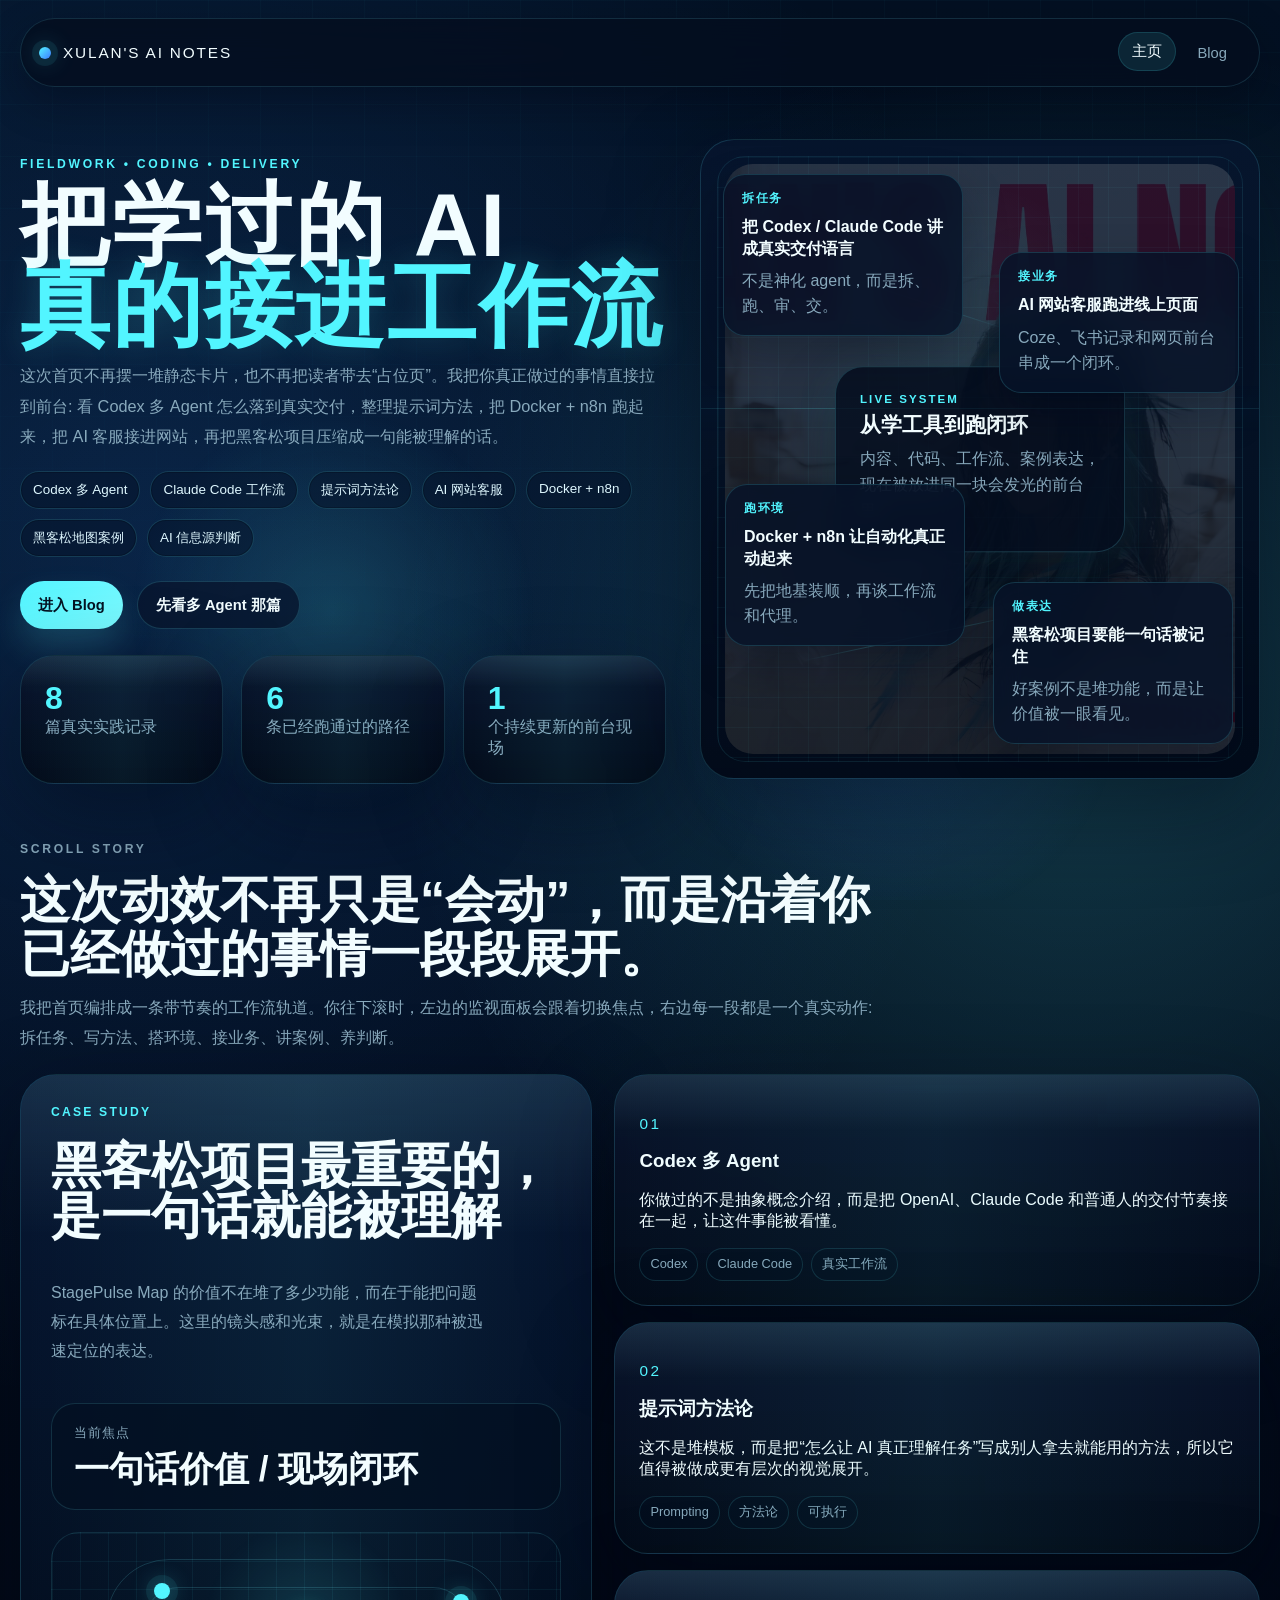
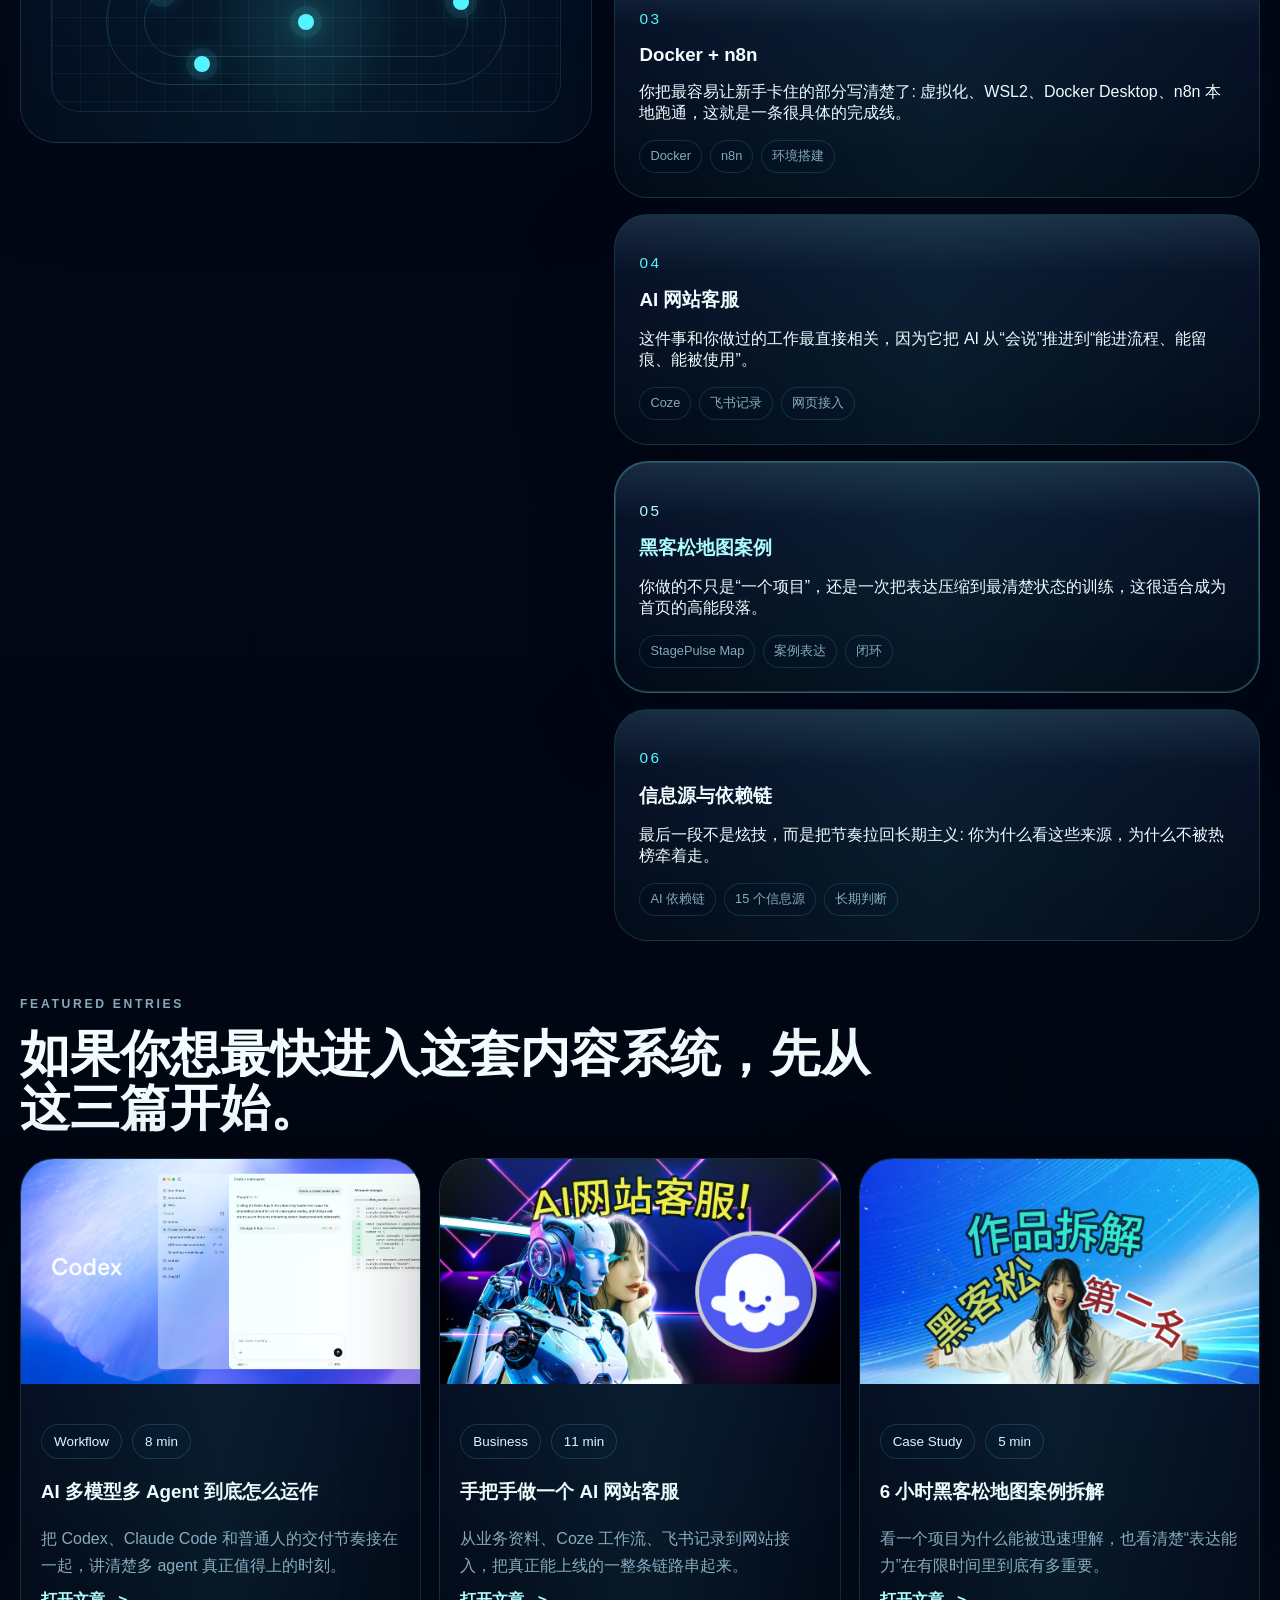
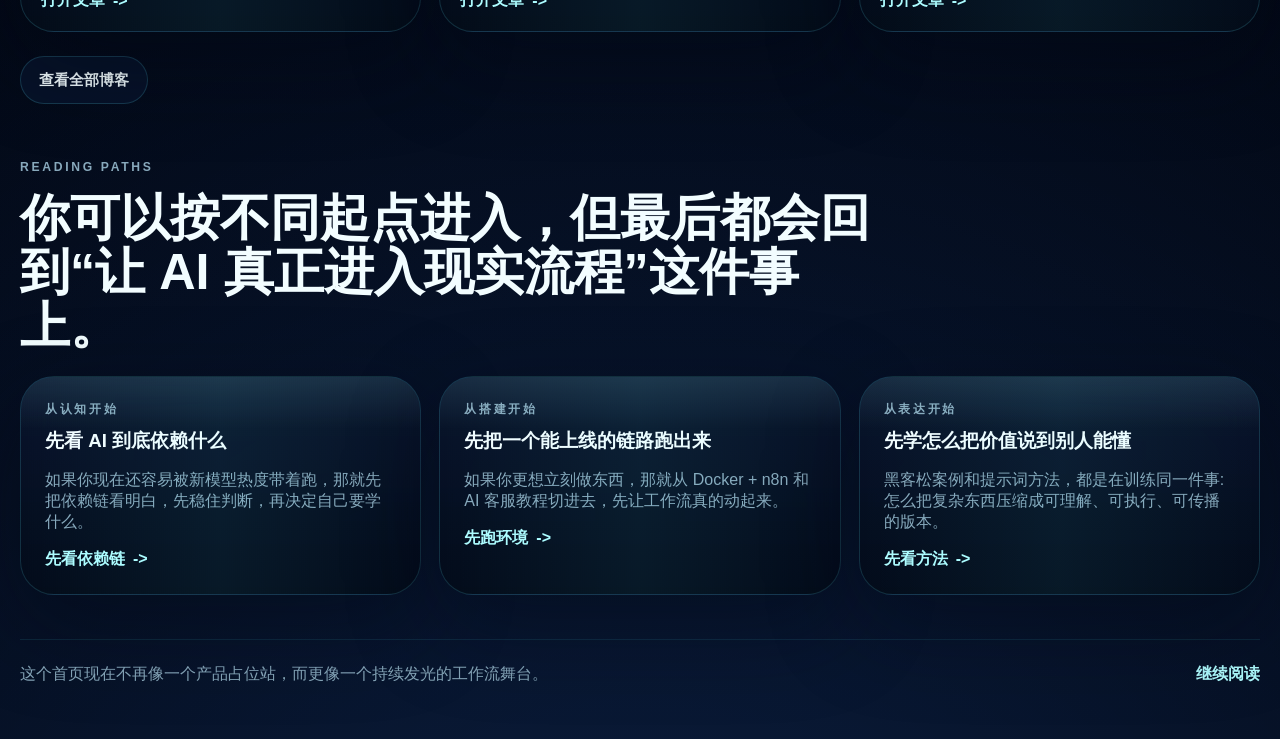
<file: index.html>
<!doctype html>
<html lang="zh-CN">
  <head>
    <meta charset="UTF-8" />
    <meta name="viewport" content="width=device-width, initial-scale=1.0" />
    <title>Xulan's AI Notes | 序蓝的主页</title>
    <meta
      name="description"
      content="序蓝的 AI 内容主页，围绕 Codex 多 Agent、提示词方法、AI 网站客服、Docker + n8n 与黑客松案例，展示真正接进工作流的实践轨迹。"
    />
    <link rel="preload" as="image" href="./assets/xulan-cover-main.png" />
    <link rel="preload" as="image" href="./assets/blog-covers/ai-prompt-playbook-cover.png" />
    <link rel="preload" as="image" href="./assets/blog-covers/ai-customer-service-cover.png" />
    <link rel="preload" as="image" href="./assets/blog-covers/hackathon-map-cover.png" />
    <link rel="stylesheet" href="./shared/styles.css" />
  </head>
  <body data-page="home">
    <div class="page-shell">
      <header class="topbar">
        <a class="brand-mark" href="./index.html">Xulan's AI Notes</a>
        <nav class="topnav" aria-label="主导航">
          <a data-nav="home" href="./index.html">主页</a>
          <a data-nav="blog" href="./blog/index.html">Blog</a>
        </nav>
      </header>

      <main>
        <section class="hero reveal">
          <div class="hero-copy">
            <p class="eyebrow">FIELDWORK • CODING • DELIVERY</p>
            <h1 class="display-title">
              把学过的 AI
              <span>真的接进工作流</span>
            </h1>
            <p class="lead">
              这次首页不再摆一堆静态卡片，也不再把读者带去“占位页”。我把你真正做过的事情直接拉到前台:
              看 Codex 多 Agent 怎么落到真实交付，整理提示词方法，把 Docker + n8n 跑起来，把 AI 客服接进网站，再把黑客松项目压缩成一句能被理解的话。
            </p>

            <div class="pill-row" aria-label="内容方向">
              <span>Codex 多 Agent</span>
              <span>Claude Code 工作流</span>
              <span>提示词方法论</span>
              <span>AI 网站客服</span>
              <span>Docker + n8n</span>
              <span>黑客松地图案例</span>
              <span>AI 信息源判断</span>
            </div>

            <div class="hero-actions">
              <a class="button button-primary" href="./blog/index.html">进入 Blog</a>
              <a class="button button-secondary" href="./articles/codex-multi-agent-practical-video/index.html">先看多 Agent 那篇</a>
            </div>

            <div class="stat-grid">
              <article class="stat-card panel interactive-panel">
                <strong>8</strong>
                <span>篇真实实践记录</span>
              </article>
              <article class="stat-card panel interactive-panel">
                <strong>6</strong>
                <span>条已经跑通过的路径</span>
              </article>
              <article class="stat-card panel interactive-panel">
                <strong>1</strong>
                <span>个持续更新的前台现场</span>
              </article>
            </div>
          </div>

          <div class="constellation-stage panel interactive-panel">
            <img class="stage-cover" src="./assets/xulan-cover-main.png" alt="Xulan's AI Notes 主视觉封面" />

            <div class="signal-core">
              <p class="signal-core__label">Live System</p>
              <strong>从学工具到跑闭环</strong>
              <span>内容、代码、工作流、案例表达，现在被放进同一块会发光的前台里。</span>
            </div>

            <article class="orbit-card orbit-card--1">
              <p>拆任务</p>
              <strong>把 Codex / Claude Code 讲成真实交付语言</strong>
              <span>不是神化 agent，而是拆、跑、审、交。</span>
            </article>

            <article class="orbit-card orbit-card--2">
              <p>接业务</p>
              <strong>AI 网站客服跑进线上页面</strong>
              <span>Coze、飞书记录和网页前台串成一个闭环。</span>
            </article>

            <article class="orbit-card orbit-card--3">
              <p>跑环境</p>
              <strong>Docker + n8n 让自动化真正动起来</strong>
              <span>先把地基装顺，再谈工作流和代理。</span>
            </article>

            <article class="orbit-card orbit-card--4">
              <p>做表达</p>
              <strong>黑客松项目要能一句话被记住</strong>
              <span>好案例不是堆功能，而是让价值被一眼看见。</span>
            </article>

            <span class="signal-beam signal-beam--1" aria-hidden="true"></span>
            <span class="signal-beam signal-beam--2" aria-hidden="true"></span>
            <span class="signal-beam signal-beam--3" aria-hidden="true"></span>
          </div>
        </section>

        <section class="section reveal">
          <div class="section-heading">
            <p class="section-kicker">Scroll Story</p>
            <h2>这次动效不再只是“会动”，而是沿着你已经做过的事情一段段展开。</h2>
            <p>
              我把首页编排成一条带节奏的工作流轨道。你往下滚时，左边的监视面板会跟着切换焦点，右边每一段都是一个真实动作:
              拆任务、写方法、搭环境、接业务、讲案例、养判断。
            </p>
          </div>

          <div class="story-layout">
            <article class="story-monitor panel">
              <div class="story-monitor__inner">
                <p class="story-monitor__eyebrow" id="story-monitor-kicker">Workflow</p>
                <h3 class="story-monitor__title" id="story-monitor-title">把 Codex 多 Agent 讲成真实交付语言</h3>
                <p class="story-monitor__copy" id="story-monitor-copy">
                  不是把 agent 说成一团神秘黑盒，而是拆清楚什么时候该分工，什么时候该复核，什么时候值得真的上多 agent。
                </p>

                <div class="story-monitor__meter">
                  <span id="story-monitor-metric-label">当前焦点</span>
                  <strong id="story-monitor-metric-value">拆 / 跑 / 审 / 交</strong>
                </div>

                <div class="story-monitor__grid" aria-hidden="true">
                  <span class="story-monitor__dot story-monitor__dot--center"></span>
                  <span class="story-monitor__dot story-monitor__dot--one"></span>
                  <span class="story-monitor__dot story-monitor__dot--two"></span>
                  <span class="story-monitor__dot story-monitor__dot--three"></span>
                </div>
              </div>
            </article>

            <div class="story-step-list">
              <article
                class="story-step panel interactive-panel"
                data-story-kicker="Workflow"
                data-story-title="把 Codex 多 Agent 讲成真实交付语言"
                data-story-copy="不是把 agent 说成一团神秘黑盒，而是拆清楚什么时候该分工，什么时候该复核，什么时候值得真的上多 agent。"
                data-story-metric-label="当前焦点"
                data-story-metric-value="拆 / 跑 / 审 / 交"
              >
                <p class="story-step__index">01</p>
                <h3>Codex 多 Agent</h3>
                <p>你做过的不是抽象概念介绍，而是把 OpenAI、Claude Code 和普通人的交付节奏接在一起，让这件事能被看懂。</p>
                <div class="story-step__meta">
                  <span>Codex</span>
                  <span>Claude Code</span>
                  <span>真实工作流</span>
                </div>
              </article>

              <article
                class="story-step panel interactive-panel"
                data-story-kicker="Prompting"
                data-story-title="把提示词从收藏夹模板改造成可执行方法"
                data-story-copy="角色、任务、上下文、格式和迭代方式被你拆成清晰结构，页面上的节奏也跟着变成一层层展开，而不是平铺说明。"
                data-story-metric-label="当前焦点"
                data-story-metric-value="角色 / 上下文 / 格式"
              >
                <p class="story-step__index">02</p>
                <h3>提示词方法论</h3>
                <p>这不是堆模板，而是把“怎么让 AI 真正理解任务”写成别人拿去就能用的方法，所以它值得被做成更有层次的视觉展开。</p>
                <div class="story-step__meta">
                  <span>Prompting</span>
                  <span>方法论</span>
                  <span>可执行</span>
                </div>
              </article>

              <article
                class="story-step panel interactive-panel"
                data-story-kicker="Setup"
                data-story-title="先把 Docker + n8n 跑顺，再谈自动化的野心"
                data-story-copy="真正的自动化不是一句口号，而是先让环境起得来、流程跑得通、节点接得上。这个页面里的每一次点亮都对应那种逐步接通的感觉。"
                data-story-metric-label="当前焦点"
                data-story-metric-value="装环境 / 拉镜像 / 跑流程"
              >
                <p class="story-step__index">03</p>
                <h3>Docker + n8n</h3>
                <p>你把最容易让新手卡住的部分写清楚了: 虚拟化、WSL2、Docker Desktop、n8n 本地跑通，这就是一条很具体的完成线。</p>
                <div class="story-step__meta">
                  <span>Docker</span>
                  <span>n8n</span>
                  <span>环境搭建</span>
                </div>
              </article>

              <article
                class="story-step panel interactive-panel"
                data-story-kicker="Business"
                data-story-title="把 AI 客服接进真实业务页面，而不是停在演示框"
                data-story-copy="从业务资料整理、Coze 模板、飞书记录到网页接入，这是一条已经能真正上线的链路，所以这里的动画也应该有前台和后台互相点亮的感觉。"
                data-story-metric-label="当前焦点"
                data-story-metric-value="资料 / 工作流 / 网站接入"
              >
                <p class="story-step__index">04</p>
                <h3>AI 网站客服</h3>
                <p>这件事和你做过的工作最直接相关，因为它把 AI 从“会说”推进到“能进流程、能留痕、能被使用”。</p>
                <div class="story-step__meta">
                  <span>Coze</span>
                  <span>飞书记录</span>
                  <span>网页接入</span>
                </div>
              </article>

              <article
                class="story-step panel interactive-panel"
                data-story-kicker="Case Study"
                data-story-title="黑客松项目最重要的，是一句话就能被理解"
                data-story-copy="StagePulse Map 的价值不在堆了多少功能，而在于能把问题标在具体位置上。这里的镜头感和光束，就是在模拟那种被迅速定位的表达。"
                data-story-metric-label="当前焦点"
                data-story-metric-value="一句话价值 / 现场闭环"
              >
                <p class="story-step__index">05</p>
                <h3>黑客松地图案例</h3>
                <p>你做的不只是“一个项目”，还是一次把表达压缩到最清楚状态的训练，这很适合成为首页的高能段落。</p>
                <div class="story-step__meta">
                  <span>StagePulse Map</span>
                  <span>案例表达</span>
                  <span>闭环</span>
                </div>
              </article>

              <article
                class="story-step panel interactive-panel"
                data-story-kicker="Signals"
                data-story-title="最后回到判断力: 信息源和依赖链决定你怎么长期前进"
                data-story-copy="不是所有 AI 内容都值得追。你已经把依赖链和信息源拆给读者看，所以收尾也应该落在判断力，而不是工具崇拜。"
                data-story-metric-label="当前焦点"
                data-story-metric-value="判断 / 筛选 / 长期积累"
              >
                <p class="story-step__index">06</p>
                <h3>信息源与依赖链</h3>
                <p>最后一段不是炫技，而是把节奏拉回长期主义: 你为什么看这些来源，为什么不被热榜牵着走。</p>
                <div class="story-step__meta">
                  <span>AI 依赖链</span>
                  <span>15 个信息源</span>
                  <span>长期判断</span>
                </div>
              </article>
            </div>
          </div>
        </section>

        <section class="section reveal">
          <div class="section-heading">
            <p class="section-kicker">Featured Entries</p>
            <h2>如果你想最快进入这套内容系统，先从这三篇开始。</h2>
          </div>

          <div class="post-grid">
            <article class="post-card panel interactive-panel">
              <img class="post-cover" src="./assets/codex-multi-agent/openai-codex-og.png" alt="AI 多模型多 Agent 到底怎么运作封面" />
              <div class="post-body">
                <div class="tag-row">
                  <span>Workflow</span>
                  <span>8 min</span>
                </div>
                <h3>AI 多模型多 Agent 到底怎么运作</h3>
                <p>把 Codex、Claude Code 和普通人的交付节奏接在一起，讲清楚多 agent 真正值得上的时刻。</p>
                <a class="link-inline" href="./articles/codex-multi-agent-practical-video/index.html">打开文章</a>
              </div>
            </article>

            <article class="post-card panel interactive-panel">
              <img class="post-cover" src="./assets/blog-covers/ai-customer-service-cover.png" alt="AI 网站客服封面" />
              <div class="post-body">
                <div class="tag-row">
                  <span>Business</span>
                  <span>11 min</span>
                </div>
                <h3>手把手做一个 AI 网站客服</h3>
                <p>从业务资料、Coze 工作流、飞书记录到网站接入，把真正能上线的一整条链路串起来。</p>
                <a class="link-inline" href="./articles/ai-customer-service-website/index.html">打开文章</a>
              </div>
            </article>

            <article class="post-card panel interactive-panel">
              <img class="post-cover" src="./assets/blog-covers/hackathon-map-cover.png" alt="黑客松地图案例封面" />
              <div class="post-body">
                <div class="tag-row">
                  <span>Case Study</span>
                  <span>5 min</span>
                </div>
                <h3>6 小时黑客松地图案例拆解</h3>
                <p>看一个项目为什么能被迅速理解，也看清楚“表达能力”在有限时间里到底有多重要。</p>
                <a class="link-inline" href="./articles/hackathon-map-product/index.html">打开文章</a>
              </div>
            </article>
          </div>

          <div class="section-cta">
            <a class="button button-secondary" href="./blog/index.html">查看全部博客</a>
          </div>
        </section>

        <section class="section reveal">
          <div class="section-heading">
            <p class="section-kicker">Reading Paths</p>
            <h2>你可以按不同起点进入，但最后都会回到“让 AI 真正进入现实流程”这件事上。</h2>
          </div>

          <div class="three-up">
            <article class="panel interactive-panel">
              <p class="mini-label">从认知开始</p>
              <h3>先看 AI 到底依赖什么</h3>
              <p>如果你现在还容易被新模型热度带着跑，那就先把依赖链看明白，先稳住判断，再决定自己要学什么。</p>
              <a class="link-inline" href="./articles/ai-dependency-chain/index.html">先看依赖链</a>
            </article>

            <article class="panel interactive-panel">
              <p class="mini-label">从搭建开始</p>
              <h3>先把一个能上线的链路跑出来</h3>
              <p>如果你更想立刻做东西，那就从 Docker + n8n 和 AI 客服教程切进去，先让工作流真的动起来。</p>
              <a class="link-inline" href="./articles/docker-n8n-setup/index.html">先跑环境</a>
            </article>

            <article class="panel interactive-panel">
              <p class="mini-label">从表达开始</p>
              <h3>先学怎么把价值说到别人能懂</h3>
              <p>黑客松案例和提示词方法，都是在训练同一件事: 怎么把复杂东西压缩成可理解、可执行、可传播的版本。</p>
              <a class="link-inline" href="./articles/ai-prompt-playbook/index.html">先看方法</a>
            </article>
          </div>
        </section>
      </main>

      <footer class="footer">
        <p>这个首页现在不再像一个产品占位站，而更像一个持续发光的工作流舞台。</p>
        <a href="./blog/index.html">继续阅读</a>
      </footer>
    </div>

    <script src="./shared/script.js"></script>
  </body>
</html>
</file>
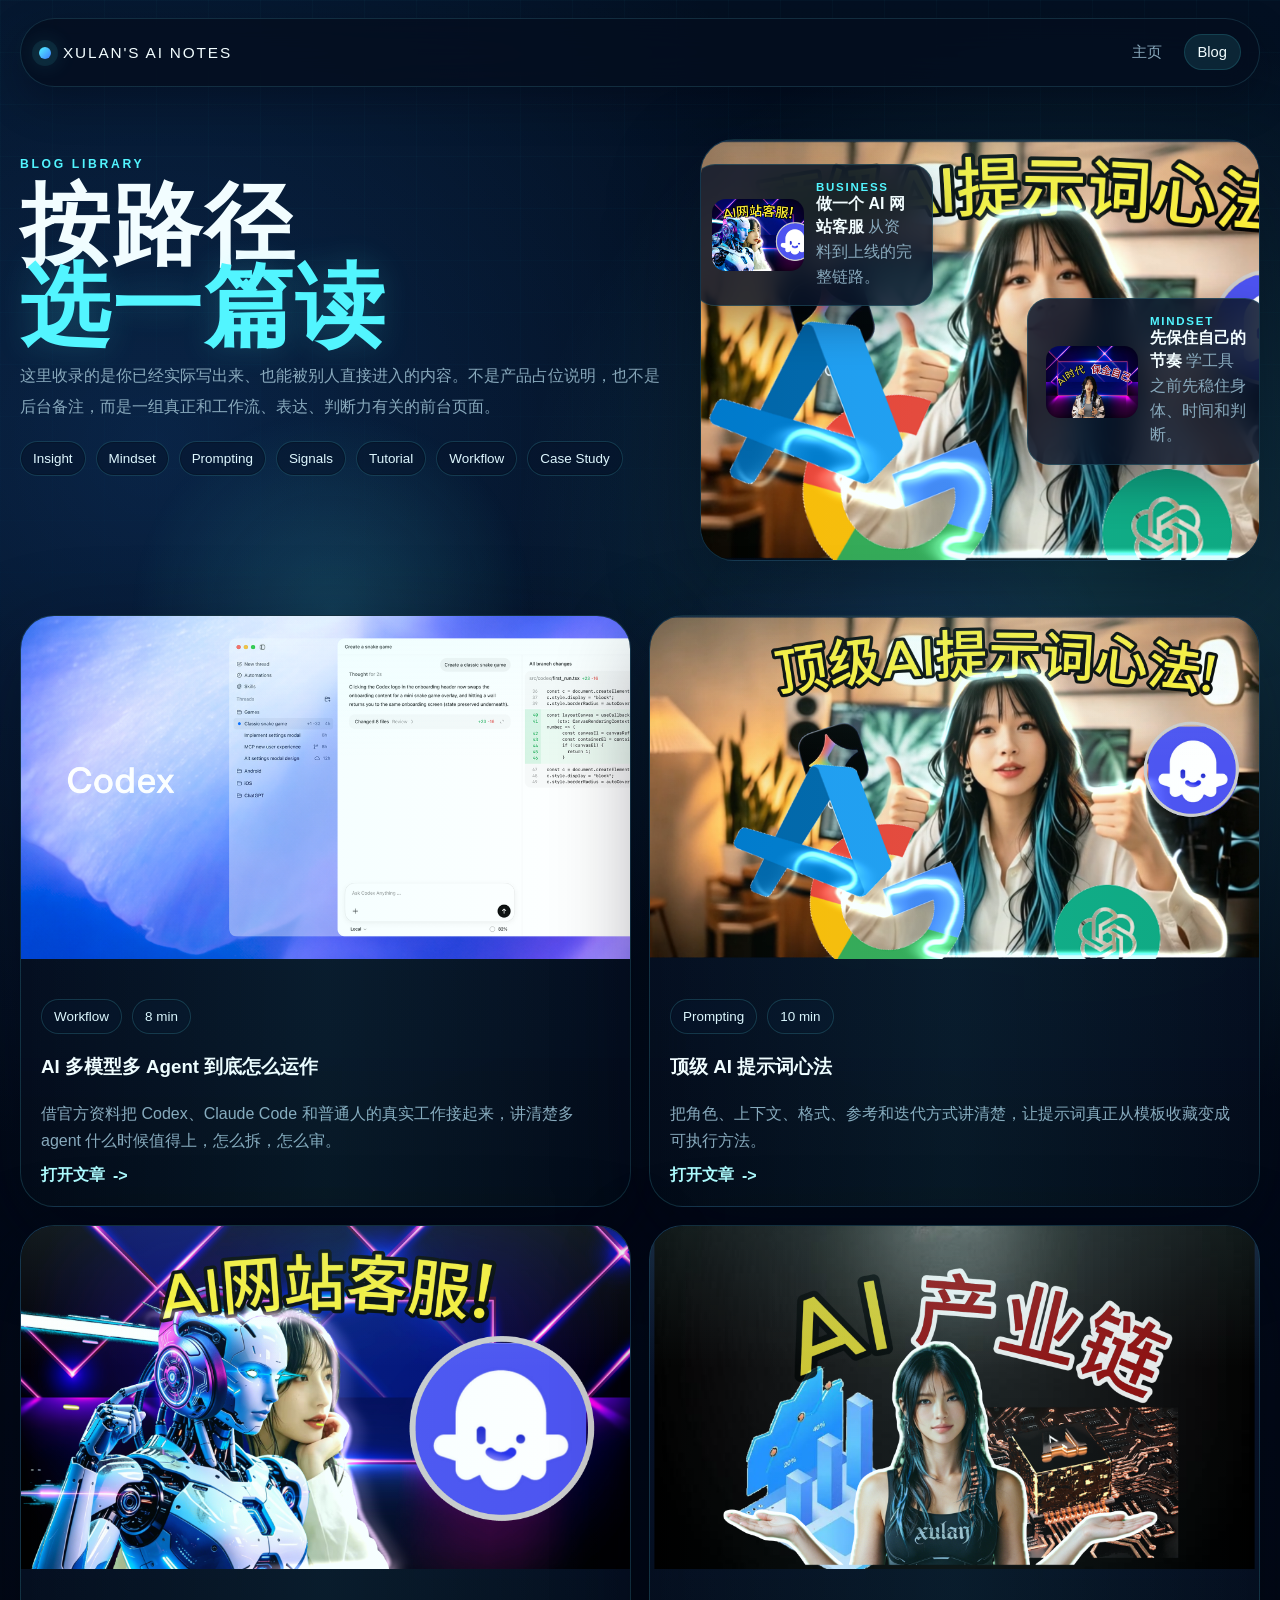
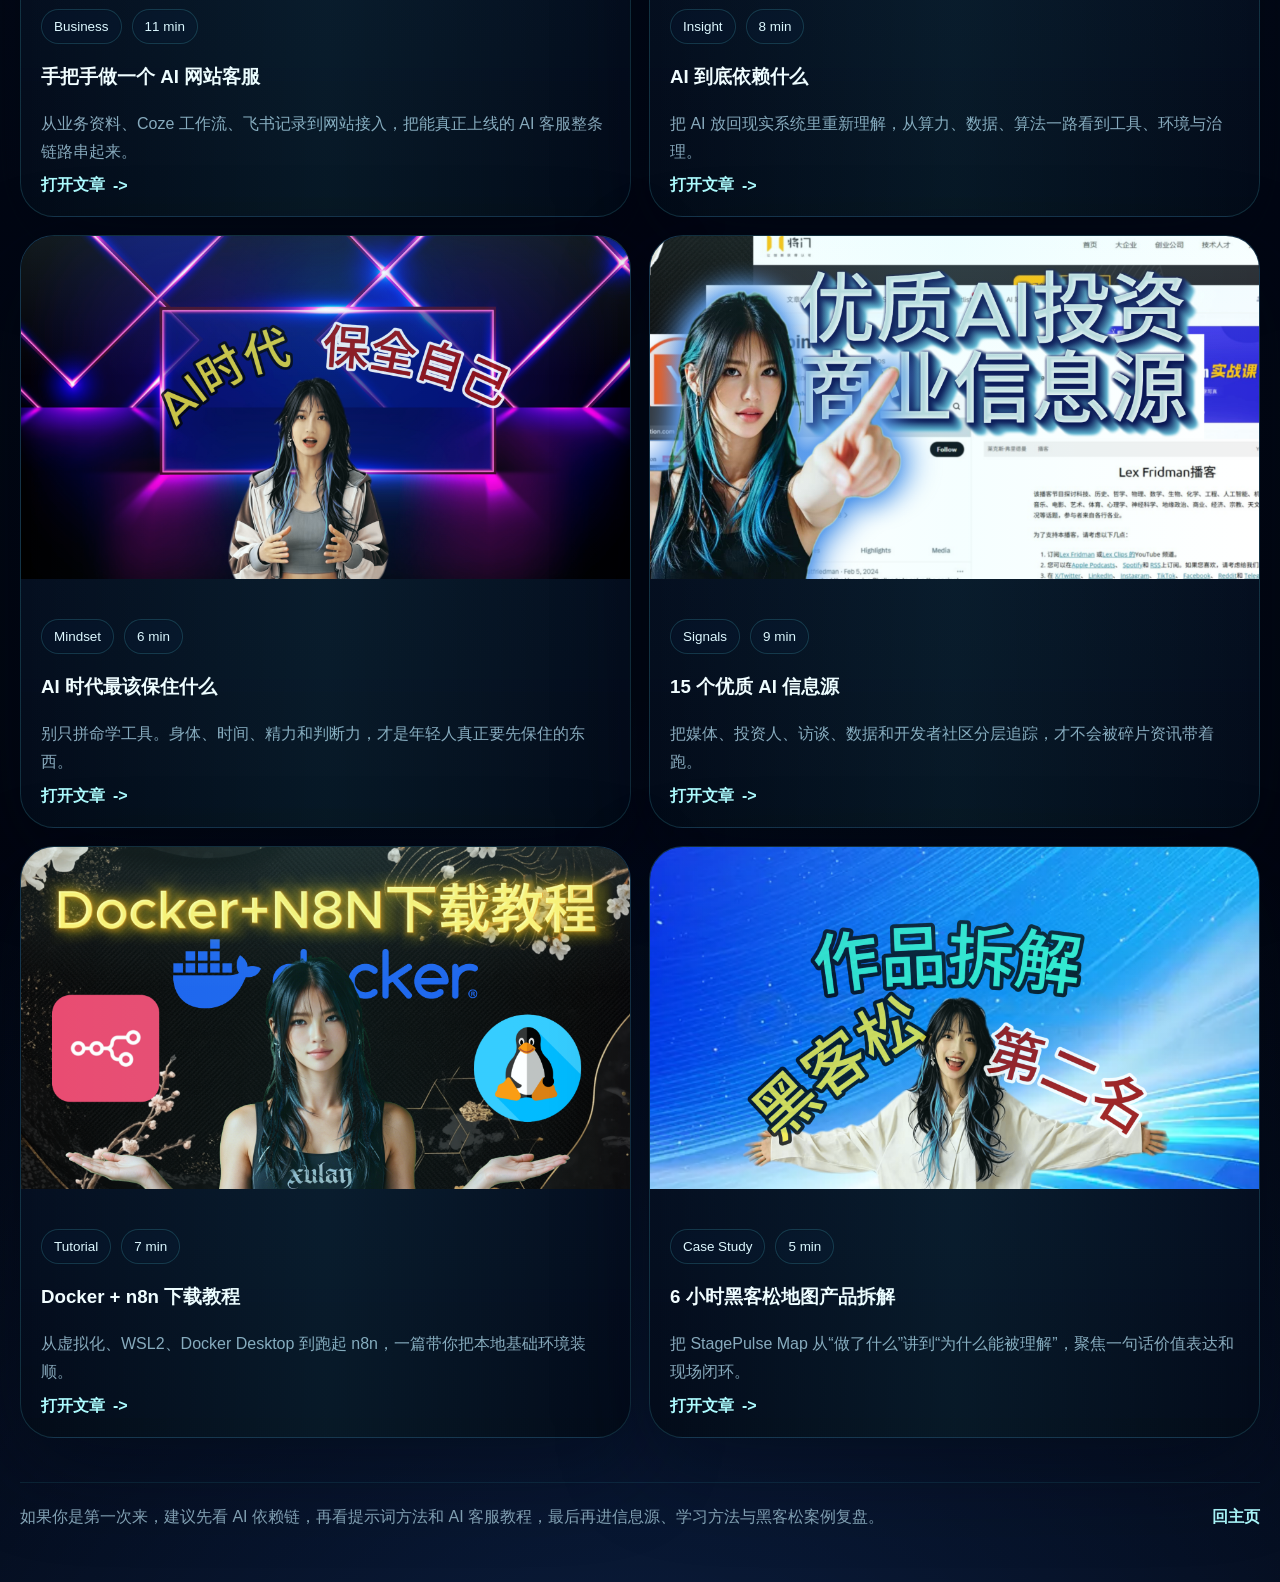
<file: blog/index.html>
<!doctype html>
<html lang="zh-CN">
  <head>
    <meta charset="UTF-8" />
    <meta name="viewport" content="width=device-width, initial-scale=1.0" />
    <title>Blog | Xulan's AI Notes</title>
    <meta
      name="description"
      content="序蓝的 Blog 列表页，统一收录 AI 依赖链、提示词方法、AI 客服实操、信息源判断、Docker 教程与黑客松案例复盘。"
    />
    <link rel="stylesheet" href="../shared/styles.css" />
  </head>
  <body data-page="blog">
    <div class="page-shell">
      <header class="topbar">
        <a class="brand-mark" href="../index.html">Xulan's AI Notes</a>
        <nav class="topnav" aria-label="主导航">
          <a data-nav="home" href="../index.html">主页</a>
          <a data-nav="blog" href="./index.html">Blog</a>
        </nav>
      </header>

      <main>
        <section class="page-hero reveal">
          <div class="page-copy">
            <p class="eyebrow">Blog Library</p>
            <h1>
              按路径
              <span>选一篇读</span>
            </h1>
            <p class="lead">
              这里收录的是你已经实际写出来、也能被别人直接进入的内容。不是产品占位说明，也不是后台备注，而是一组真正和工作流、表达、判断力有关的前台页面。
            </p>

            <div class="pill-row">
              <span>Insight</span>
              <span>Mindset</span>
              <span>Prompting</span>
              <span>Signals</span>
              <span>Tutorial</span>
              <span>Workflow</span>
              <span>Case Study</span>
            </div>
          </div>

          <div class="hero-visual panel interactive-panel">
            <img class="main-cover" src="../assets/blog-covers/ai-prompt-playbook-cover.png" alt="Blog 主视觉" />
            <article class="cover-thumb thumb-one">
              <img src="../assets/blog-covers/ai-customer-service-cover.png" alt="AI 客服封面" />
              <div>
                <p>Business</p>
                <strong>做一个 AI 网站客服</strong>
                <span>从资料到上线的完整链路。</span>
              </div>
            </article>
            <article class="cover-thumb thumb-two">
              <img src="../assets/blog-covers/ai-learning-cover.png" alt="AI 学习封面" />
              <div>
                <p>Mindset</p>
                <strong>先保住自己的节奏</strong>
                <span>学工具之前先稳住身体、时间和判断。</span>
              </div>
            </article>
          </div>
        </section>

        <section class="section reveal">
          <div class="blog-grid">
            <article class="post-card panel interactive-panel">
              <img class="post-cover" src="../assets/codex-multi-agent/openai-codex-og.png" alt="AI 多模型多 Agent 到底怎么运作封面" />
              <div class="post-body">
                <div class="tag-row">
                  <span>Workflow</span>
                  <span>8 min</span>
                </div>
                <h3>AI 多模型多 Agent 到底怎么运作</h3>
                <p>借官方资料把 Codex、Claude Code 和普通人的真实工作接起来，讲清楚多 agent 什么时候值得上，怎么拆，怎么审。</p>
                <a class="link-inline" href="../articles/codex-multi-agent-practical-video/index.html">打开文章</a>
              </div>
            </article>

            <article class="post-card panel interactive-panel">
              <img class="post-cover" src="../assets/blog-covers/ai-prompt-playbook-cover.png" alt="顶级 AI 提示词心法封面" />
              <div class="post-body">
                <div class="tag-row">
                  <span>Prompting</span>
                  <span>10 min</span>
                </div>
                <h3>顶级 AI 提示词心法</h3>
                <p>把角色、上下文、格式、参考和迭代方式讲清楚，让提示词真正从模板收藏变成可执行方法。</p>
                <a class="link-inline" href="../articles/ai-prompt-playbook/index.html">打开文章</a>
              </div>
            </article>

            <article class="post-card panel interactive-panel">
              <img class="post-cover" src="../assets/blog-covers/ai-customer-service-cover.png" alt="AI 网站客服封面" />
              <div class="post-body">
                <div class="tag-row">
                  <span>Business</span>
                  <span>11 min</span>
                </div>
                <h3>手把手做一个 AI 网站客服</h3>
                <p>从业务资料、Coze 工作流、飞书记录到网站接入，把能真正上线的 AI 客服整条链路串起来。</p>
                <a class="link-inline" href="../articles/ai-customer-service-website/index.html">打开文章</a>
              </div>
            </article>

            <article class="post-card panel interactive-panel">
              <img class="post-cover" src="../assets/blog-covers/ai-dependency-cover.png" alt="AI 到底依赖什么封面" />
              <div class="post-body">
                <div class="tag-row">
                  <span>Insight</span>
                  <span>8 min</span>
                </div>
                <h3>AI 到底依赖什么</h3>
                <p>把 AI 放回现实系统里重新理解，从算力、数据、算法一路看到工具、环境与治理。</p>
                <a class="link-inline" href="../articles/ai-dependency-chain/index.html">打开文章</a>
              </div>
            </article>

            <article class="post-card panel interactive-panel">
              <img class="post-cover" src="../assets/blog-covers/ai-learning-cover.png" alt="AI 时代年轻人学习封面" />
              <div class="post-body">
                <div class="tag-row">
                  <span>Mindset</span>
                  <span>6 min</span>
                </div>
                <h3>AI 时代最该保住什么</h3>
                <p>别只拼命学工具。身体、时间、精力和判断力，才是年轻人真正要先保住的东西。</p>
                <a class="link-inline" href="../articles/ai-learning-and-young-energy/index.html">打开文章</a>
              </div>
            </article>

            <article class="post-card panel interactive-panel">
              <img class="post-cover" src="../assets/blog-covers/ai-sources-cover.png" alt="优质 AI 信息源封面" />
              <div class="post-body">
                <div class="tag-row">
                  <span>Signals</span>
                  <span>9 min</span>
                </div>
                <h3>15 个优质 AI 信息源</h3>
                <p>把媒体、投资人、访谈、数据和开发者社区分层追踪，才不会被碎片资讯带着跑。</p>
                <a class="link-inline" href="../articles/ai-signal-sources/index.html">打开文章</a>
              </div>
            </article>

            <article class="post-card panel interactive-panel">
              <img class="post-cover" src="../assets/blog-covers/docker-n8n-cover.png" alt="Docker n8n 教程封面" />
              <div class="post-body">
                <div class="tag-row">
                  <span>Tutorial</span>
                  <span>7 min</span>
                </div>
                <h3>Docker + n8n 下载教程</h3>
                <p>从虚拟化、WSL2、Docker Desktop 到跑起 n8n，一篇带你把本地基础环境装顺。</p>
                <a class="link-inline" href="../articles/docker-n8n-setup/index.html">打开文章</a>
              </div>
            </article>

            <article class="post-card panel interactive-panel">
              <img class="post-cover" src="../assets/blog-covers/hackathon-map-cover.png" alt="黑客松地图案例封面" />
              <div class="post-body">
                <div class="tag-row">
                  <span>Case Study</span>
                  <span>5 min</span>
                </div>
                <h3>6 小时黑客松地图产品拆解</h3>
                <p>把 StagePulse Map 从“做了什么”讲到“为什么能被理解”，聚焦一句话价值表达和现场闭环。</p>
                <a class="link-inline" href="../articles/hackathon-map-product/index.html">打开文章</a>
              </div>
            </article>
          </div>
        </section>
      </main>

      <footer class="footer">
        <p>如果你是第一次来，建议先看 AI 依赖链，再看提示词方法和 AI 客服教程，最后再进信息源、学习方法与黑客松案例复盘。</p>
        <a href="../index.html">回主页</a>
      </footer>
    </div>

    <script src="../shared/script.js"></script>
  </body>
</html>
</file>
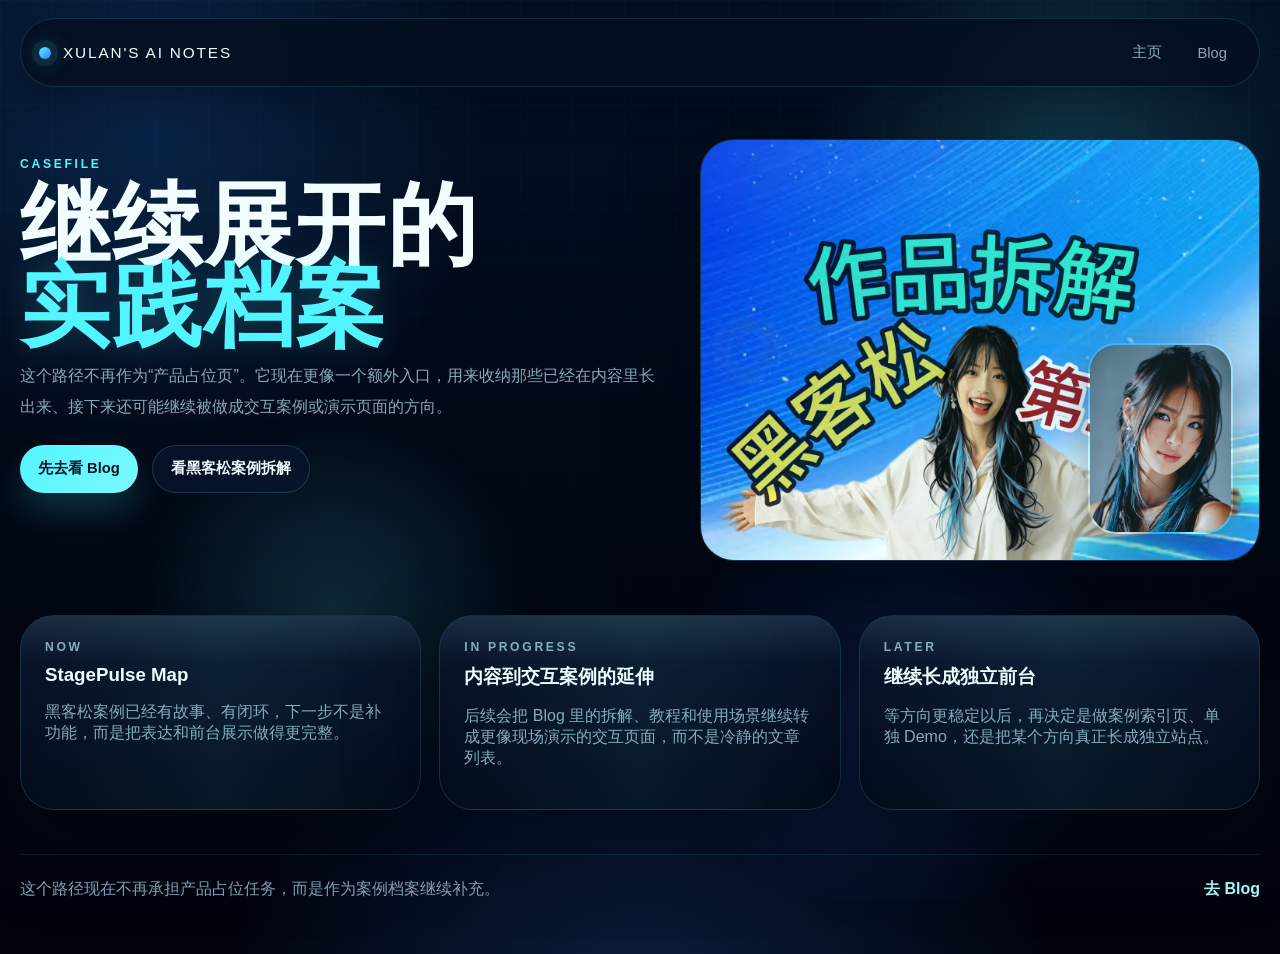
<file: products/index.html>
<!doctype html>
<html lang="zh-CN">
  <head>
    <meta charset="UTF-8" />
    <meta name="viewport" content="width=device-width, initial-scale=1.0" />
    <title>Casefile | Xulan's AI Notes</title>
    <meta name="description" content="Xulan's AI Notes 案例档案页，收纳已经成型的实践方向、工作流片段与可继续展开的前台项目。" />
    <link rel="stylesheet" href="../shared/styles.css" />
  </head>
  <body data-page="archive">
    <div class="page-shell">
      <header class="topbar">
        <a class="brand-mark" href="../index.html">Xulan's AI Notes</a>
        <nav class="topnav" aria-label="主导航">
          <a data-nav="home" href="../index.html">主页</a>
          <a data-nav="blog" href="../blog/index.html">Blog</a>
        </nav>
      </header>

      <main>
        <section class="page-hero reveal">
          <div class="page-copy">
            <p class="eyebrow">Casefile</p>
            <h1>
              继续展开的
              <span>实践档案</span>
            </h1>
            <p class="lead">
              这个路径不再作为“产品占位页”。它现在更像一个额外入口，用来收纳那些已经在内容里长出来、接下来还可能继续被做成交互案例或演示页面的方向。
            </p>

            <div class="hero-actions">
              <a class="button button-primary" href="../blog/index.html">先去看 Blog</a>
              <a class="button button-secondary" href="../articles/hackathon-map-product/index.html">看黑客松案例拆解</a>
            </div>
          </div>

          <div class="hero-visual panel interactive-panel">
            <img class="main-cover" src="../assets/blog-covers/hackathon-map-cover.png" alt="案例档案封面" />
            <img class="portrait-chip" src="../assets/xulan-face-portrait.png" alt="序蓝头像" />
          </div>
        </section>

        <section class="section reveal">
          <div class="status-grid">
            <article class="status-card panel interactive-panel">
              <p class="mini-label">Now</p>
              <h3>StagePulse Map</h3>
              <p>黑客松案例已经有故事、有闭环，下一步不是补功能，而是把表达和前台展示做得更完整。</p>
            </article>

            <article class="status-card panel interactive-panel">
              <p class="mini-label">In Progress</p>
              <h3>内容到交互案例的延伸</h3>
              <p>后续会把 Blog 里的拆解、教程和使用场景继续转成更像现场演示的交互页面，而不是冷静的文章列表。</p>
            </article>

            <article class="status-card panel interactive-panel">
              <p class="mini-label">Later</p>
              <h3>继续长成独立前台</h3>
              <p>等方向更稳定以后，再决定是做案例索引页、单独 Demo，还是把某个方向真正长成独立站点。</p>
            </article>
          </div>
        </section>
      </main>

      <footer class="footer">
        <p>这个路径现在不再承担产品占位任务，而是作为案例档案继续补充。</p>
        <a href="../blog/index.html">去 Blog</a>
      </footer>
    </div>

    <script src="../shared/script.js"></script>
  </body>
</html>
</file>
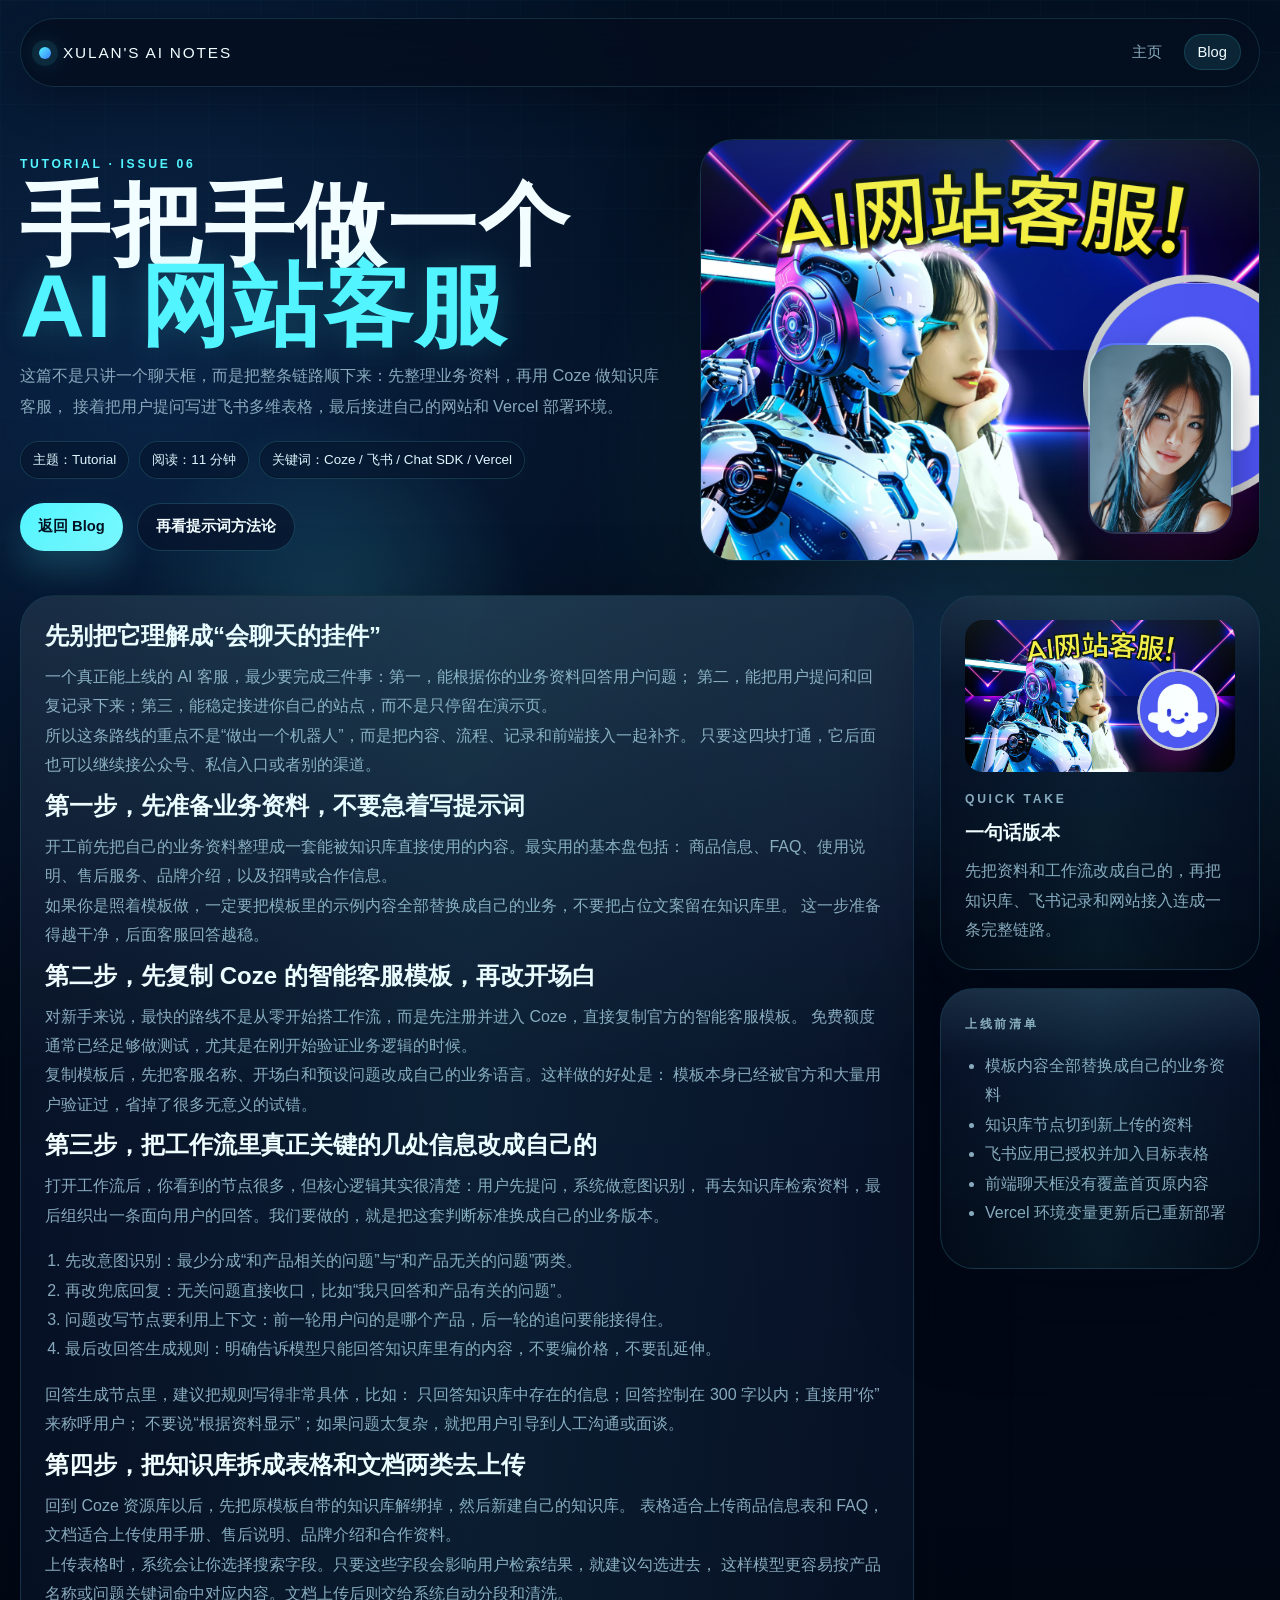
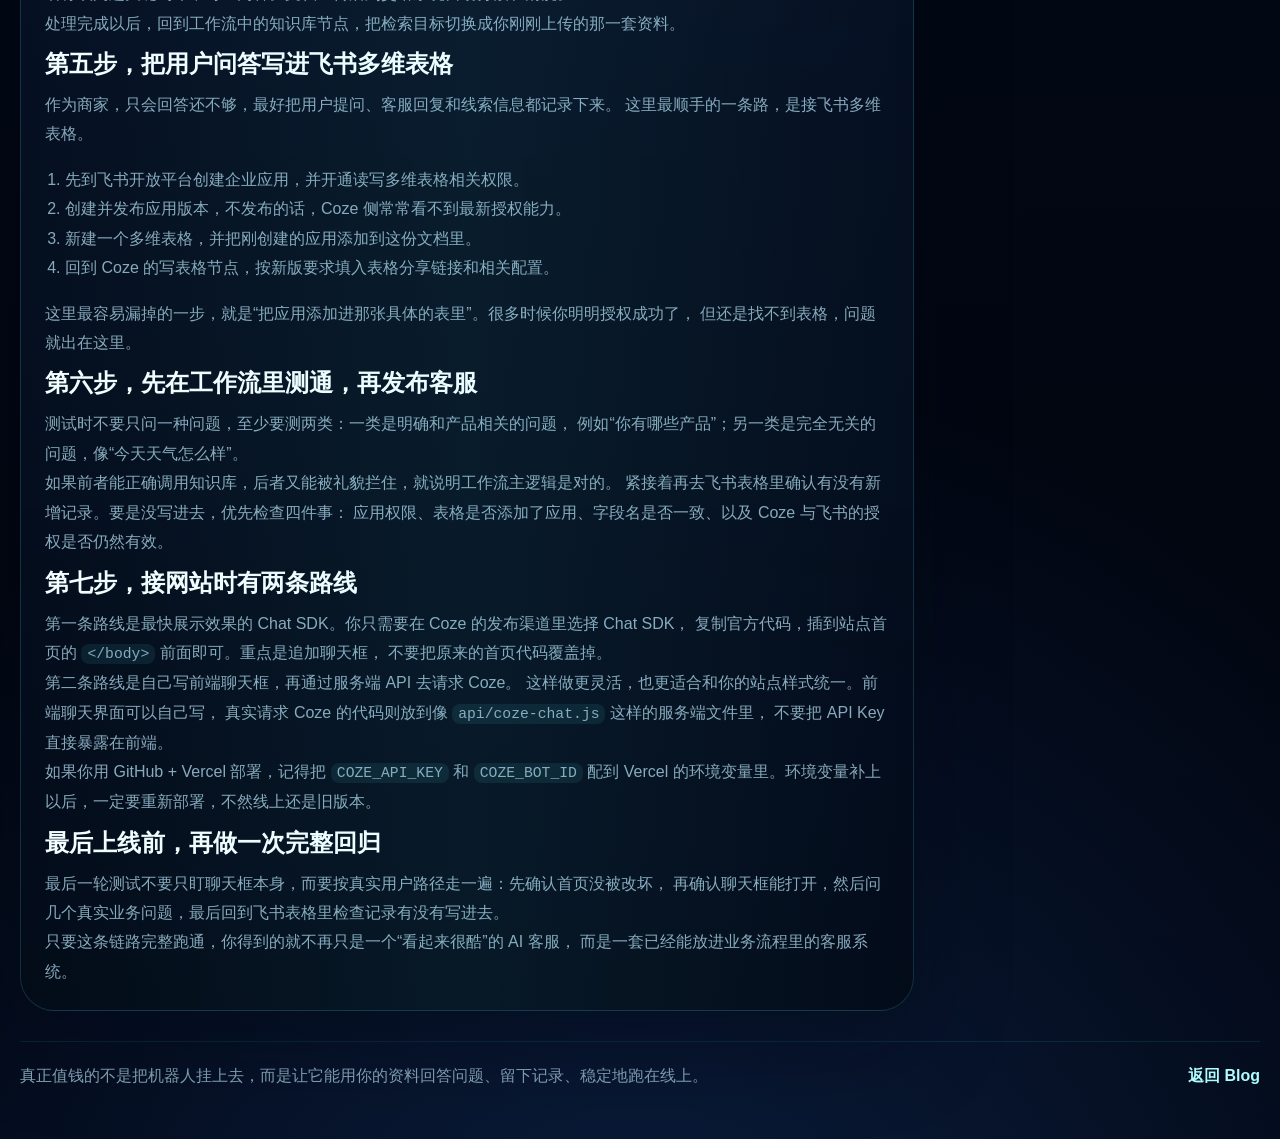
<file: articles/ai-customer-service-website/index.html>
<!doctype html>
<html lang="zh-CN">
  <head>
    <meta charset="UTF-8" />
    <meta name="viewport" content="width=device-width, initial-scale=1.0" />
    <title>手把手做一个 AI 网站客服 | Xulan's AI Notes</title>
    <meta
      name="description"
      content="从业务资料、Coze 知识库、飞书多维表格到网站接入，这是一条把 AI 客服真正落到线上页面的完整路线。"
    />
    <link rel="preload" as="image" href="../../assets/blog-covers/ai-customer-service-cover.png" />
    <link rel="stylesheet" href="../../shared/styles.css" />
  </head>
  <body data-page="blog">
    <div class="page-shell">
      <header class="topbar">
        <a class="brand-mark" href="../../index.html">Xulan's AI Notes</a>
        <nav class="topnav" aria-label="主导航">
          <a data-nav="home" href="../../index.html">主页</a>
          <a data-nav="blog" href="../../blog/index.html">Blog</a>
        </nav>
      </header>

      <main>
        <section class="article-hero reveal">
          <div class="article-copy">
            <p class="eyebrow">Tutorial · Issue 06</p>
            <h1>
              手把手做一个
              <span>AI 网站客服</span>
            </h1>
            <p class="lead">
              这篇不是只讲一个聊天框，而是把整条链路顺下来：先整理业务资料，再用 Coze 做知识库客服，
              接着把用户提问写进飞书多维表格，最后接进自己的网站和 Vercel 部署环境。
            </p>

            <div class="page-meta">
              <span>主题：Tutorial</span>
              <span>阅读：11 分钟</span>
              <span>关键词：Coze / 飞书 / Chat SDK / Vercel</span>
            </div>

            <div class="hero-actions">
              <a class="button button-primary" href="../../blog/index.html">返回 Blog</a>
              <a class="button button-secondary" href="../ai-prompt-playbook/index.html">再看提示词方法论</a>
            </div>
          </div>

          <div class="article-visual panel interactive-panel">
            <img class="main-cover" src="../../assets/blog-covers/ai-customer-service-cover.png" alt="AI 网站客服教程封面" />
            <img class="portrait-chip" src="../../assets/xulan-face-portrait.png" alt="序蓝头像" />
          </div>
        </section>

        <section class="article-shell reveal">
          <article class="article-body panel">
            <h2>先别把它理解成“会聊天的挂件”</h2>
            <p>
              一个真正能上线的 AI 客服，最少要完成三件事：第一，能根据你的业务资料回答用户问题；
              第二，能把用户提问和回复记录下来；第三，能稳定接进你自己的站点，而不是只停留在演示页。
            </p>
            <p>
              所以这条路线的重点不是“做出一个机器人”，而是把内容、流程、记录和前端接入一起补齐。
              只要这四块打通，它后面也可以继续接公众号、私信入口或者别的渠道。
            </p>

            <h2>第一步，先准备业务资料，不要急着写提示词</h2>
            <p>
              开工前先把自己的业务资料整理成一套能被知识库直接使用的内容。最实用的基本盘包括：
              商品信息、FAQ、使用说明、售后服务、品牌介绍，以及招聘或合作信息。
            </p>
            <p>
              如果你是照着模板做，一定要把模板里的示例内容全部替换成自己的业务，不要把占位文案留在知识库里。
              这一步准备得越干净，后面客服回答越稳。
            </p>

            <h2>第二步，先复制 Coze 的智能客服模板，再改开场白</h2>
            <p>
              对新手来说，最快的路线不是从零开始搭工作流，而是先注册并进入 Coze，直接复制官方的智能客服模板。
              免费额度通常已经足够做测试，尤其是在刚开始验证业务逻辑的时候。
            </p>
            <p>
              复制模板后，先把客服名称、开场白和预设问题改成自己的业务语言。这样做的好处是：
              模板本身已经被官方和大量用户验证过，省掉了很多无意义的试错。
            </p>

            <h2>第三步，把工作流里真正关键的几处信息改成自己的</h2>
            <p>
              打开工作流后，你看到的节点很多，但核心逻辑其实很清楚：用户先提问，系统做意图识别，
              再去知识库检索资料，最后组织出一条面向用户的回答。我们要做的，就是把这套判断标准换成自己的业务版本。
            </p>
            <ol>
              <li>先改意图识别：最少分成“和产品相关的问题”与“和产品无关的问题”两类。</li>
              <li>再改兜底回复：无关问题直接收口，比如“我只回答和产品有关的问题”。</li>
              <li>问题改写节点要利用上下文：前一轮用户问的是哪个产品，后一轮的追问要能接得住。</li>
              <li>最后改回答生成规则：明确告诉模型只能回答知识库里有的内容，不要编价格，不要乱延伸。</li>
            </ol>
            <p>
              回答生成节点里，建议把规则写得非常具体，比如：
              只回答知识库中存在的信息；回答控制在 300 字以内；直接用“你”来称呼用户；
              不要说“根据资料显示”；如果问题太复杂，就把用户引导到人工沟通或面谈。
            </p>

            <h2>第四步，把知识库拆成表格和文档两类去上传</h2>
            <p>
              回到 Coze 资源库以后，先把原模板自带的知识库解绑掉，然后新建自己的知识库。
              表格适合上传商品信息表和 FAQ，文档适合上传使用手册、售后说明、品牌介绍和合作资料。
            </p>
            <p>
              上传表格时，系统会让你选择搜索字段。只要这些字段会影响用户检索结果，就建议勾选进去，
              这样模型更容易按产品名称或问题关键词命中对应内容。文档上传后则交给系统自动分段和清洗。
            </p>
            <p>
              处理完成以后，回到工作流中的知识库节点，把检索目标切换成你刚刚上传的那一套资料。
            </p>

            <h2>第五步，把用户问答写进飞书多维表格</h2>
            <p>
              作为商家，只会回答还不够，最好把用户提问、客服回复和线索信息都记录下来。
              这里最顺手的一条路，是接飞书多维表格。
            </p>
            <ol>
              <li>先到飞书开放平台创建企业应用，并开通读写多维表格相关权限。</li>
              <li>创建并发布应用版本，不发布的话，Coze 侧常常看不到最新授权能力。</li>
              <li>新建一个多维表格，并把刚创建的应用添加到这份文档里。</li>
              <li>回到 Coze 的写表格节点，按新版要求填入表格分享链接和相关配置。</li>
            </ol>
            <p>
              这里最容易漏掉的一步，就是“把应用添加进那张具体的表里”。很多时候你明明授权成功了，
              但还是找不到表格，问题就出在这里。
            </p>

            <h2>第六步，先在工作流里测通，再发布客服</h2>
            <p>
              测试时不要只问一种问题，至少要测两类：一类是明确和产品相关的问题，
              例如“你有哪些产品”；另一类是完全无关的问题，像“今天天气怎么样”。
            </p>
            <p>
              如果前者能正确调用知识库，后者又能被礼貌拦住，就说明工作流主逻辑是对的。
              紧接着再去飞书表格里确认有没有新增记录。要是没写进去，优先检查四件事：
              应用权限、表格是否添加了应用、字段名是否一致、以及 Coze 与飞书的授权是否仍然有效。
            </p>

            <h2>第七步，接网站时有两条路线</h2>
            <p>
              第一条路线是最快展示效果的 Chat SDK。你只需要在 Coze 的发布渠道里选择 Chat SDK，
              复制官方代码，插到站点首页的 <code>&lt;/body&gt;</code> 前面即可。重点是追加聊天框，
              不要把原来的首页代码覆盖掉。
            </p>
            <p>
              第二条路线是自己写前端聊天框，再通过服务端 API 去请求 Coze。
              这样做更灵活，也更适合和你的站点样式统一。前端聊天界面可以自己写，
              真实请求 Coze 的代码则放到像 <code>api/coze-chat.js</code> 这样的服务端文件里，
              不要把 API Key 直接暴露在前端。
            </p>
            <p>
              如果你用 GitHub + Vercel 部署，记得把 <code>COZE_API_KEY</code> 和 <code>COZE_BOT_ID</code>
              配到 Vercel 的环境变量里。环境变量补上以后，一定要重新部署，不然线上还是旧版本。
            </p>

            <h2>最后上线前，再做一次完整回归</h2>
            <p>
              最后一轮测试不要只盯聊天框本身，而要按真实用户路径走一遍：先确认首页没被改坏，
              再确认聊天框能打开，然后问几个真实业务问题，最后回到飞书表格里检查记录有没有写进去。
            </p>
            <p>
              只要这条链路完整跑通，你得到的就不再只是一个“看起来很酷”的 AI 客服，
              而是一套已经能放进业务流程里的客服系统。
            </p>
          </article>

          <aside class="sidebar-stack">
            <article class="sidebar-card panel interactive-panel">
              <img class="mini-cover" src="../../assets/blog-covers/ai-customer-service-cover.png" alt="文章封面缩略图" />
              <p class="mini-label">Quick Take</p>
              <h3>一句话版本</h3>
              <p>先把资料和工作流改成自己的，再把知识库、飞书记录和网站接入连成一条完整链路。</p>
            </article>

            <article class="sidebar-card panel interactive-panel">
              <p class="mini-label">上线前清单</p>
              <ul>
                <li>模板内容全部替换成自己的业务资料</li>
                <li>知识库节点切到新上传的资料</li>
                <li>飞书应用已授权并加入目标表格</li>
                <li>前端聊天框没有覆盖首页原内容</li>
                <li>Vercel 环境变量更新后已重新部署</li>
              </ul>
            </article>
          </aside>
        </section>
      </main>

      <footer class="footer">
        <p>真正值钱的不是把机器人挂上去，而是让它能用你的资料回答问题、留下记录、稳定地跑在线上。</p>
        <a href="../../blog/index.html">返回 Blog</a>
      </footer>
    </div>

    <script src="../../shared/script.js"></script>
  </body>
</html>
</file>
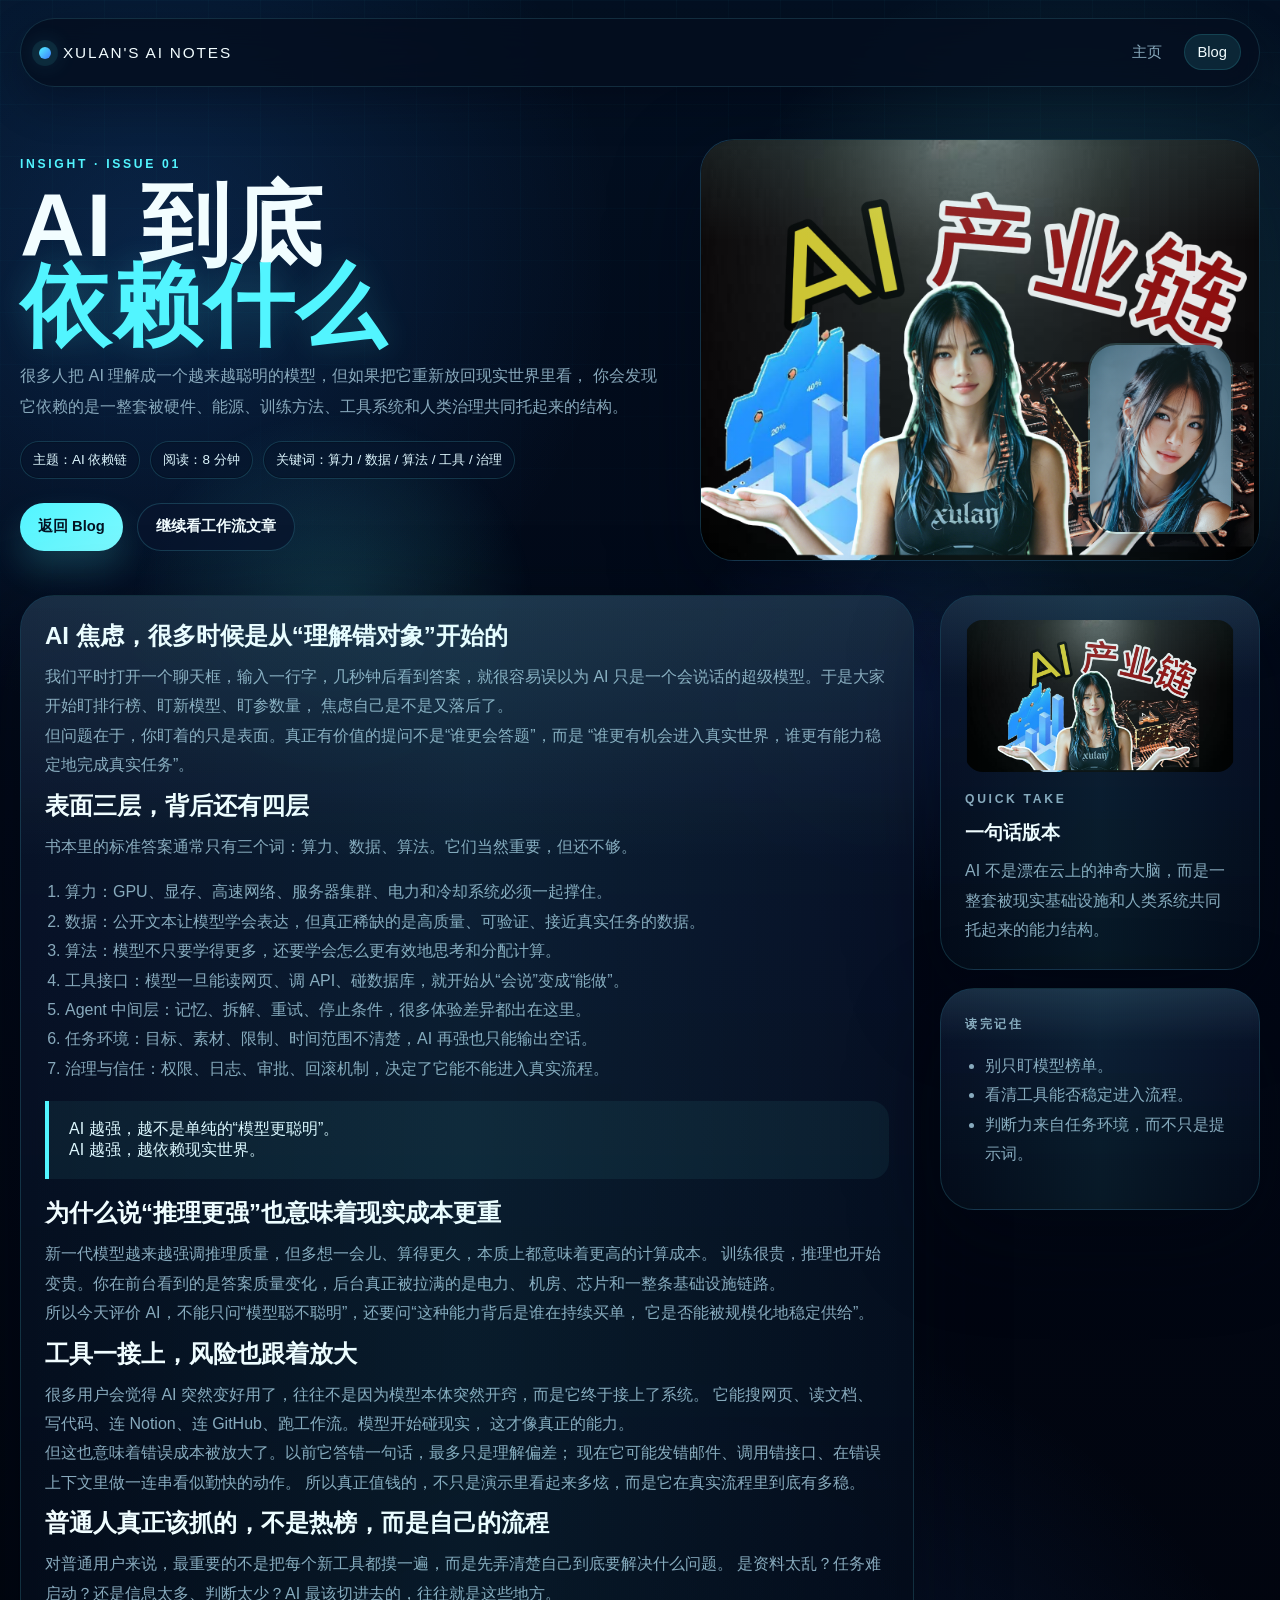
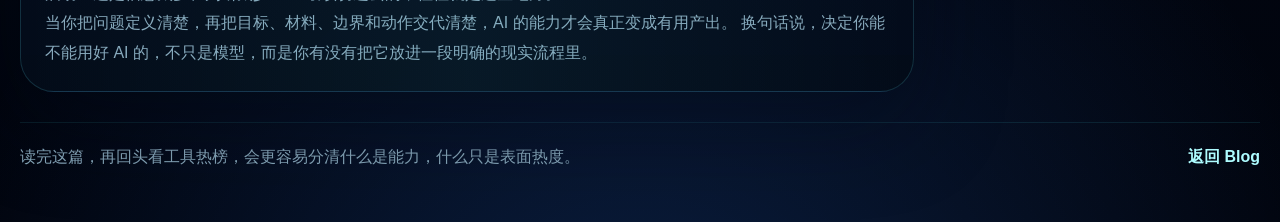
<file: articles/ai-dependency-chain/index.html>
<!doctype html>
<html lang="zh-CN">
  <head>
    <meta charset="UTF-8" />
    <meta name="viewport" content="width=device-width, initial-scale=1.0" />
    <title>AI 到底依赖什么 | Xulan's AI Notes</title>
    <meta
      name="description"
      content="把 AI 放回现实系统里理解：它不仅依赖算力、数据、算法，也依赖工具接口、任务环境与治理信任。"
    />
    <link rel="preload" as="image" href="../../assets/blog-covers/ai-dependency-cover.png" />
    <link rel="stylesheet" href="../../shared/styles.css" />
  </head>
  <body data-page="blog">
    <div class="page-shell">
      <header class="topbar">
        <a class="brand-mark" href="../../index.html">Xulan's AI Notes</a>
        <nav class="topnav" aria-label="主导航">
          <a data-nav="home" href="../../index.html">主页</a>
          <a data-nav="blog" href="../../blog/index.html">Blog</a>
        </nav>
      </header>

      <main>
        <section class="article-hero reveal">
          <div class="article-copy">
            <p class="eyebrow">Insight · Issue 01</p>
            <h1>
              AI 到底
              <span>依赖什么</span>
            </h1>
            <p class="lead">
              很多人把 AI 理解成一个越来越聪明的模型，但如果把它重新放回现实世界里看，
              你会发现它依赖的是一整套被硬件、能源、训练方法、工具系统和人类治理共同托起来的结构。
            </p>

            <div class="page-meta">
              <span>主题：AI 依赖链</span>
              <span>阅读：8 分钟</span>
              <span>关键词：算力 / 数据 / 算法 / 工具 / 治理</span>
            </div>

            <div class="hero-actions">
              <a class="button button-primary" href="../../blog/index.html">返回 Blog</a>
              <a class="button button-secondary" href="../codex-multi-agent-practical-video/index.html">继续看工作流文章</a>
            </div>
          </div>

          <div class="article-visual panel interactive-panel">
            <img class="main-cover" src="../../assets/blog-covers/ai-dependency-cover.png" alt="AI 到底依赖什么封面" />
            <img class="portrait-chip" src="../../assets/xulan-face-portrait.png" alt="序蓝头像" />
          </div>
        </section>

        <section class="article-shell reveal">
          <article class="article-body panel">
            <h2>AI 焦虑，很多时候是从“理解错对象”开始的</h2>
            <p>
              我们平时打开一个聊天框，输入一行字，几秒钟后看到答案，就很容易误以为 AI
              只是一个会说话的超级模型。于是大家开始盯排行榜、盯新模型、盯参数量，
              焦虑自己是不是又落后了。
            </p>
            <p>
              但问题在于，你盯着的只是表面。真正有价值的提问不是“谁更会答题”，而是
              “谁更有机会进入真实世界，谁更有能力稳定地完成真实任务”。
            </p>

            <h2>表面三层，背后还有四层</h2>
            <p>书本里的标准答案通常只有三个词：算力、数据、算法。它们当然重要，但还不够。</p>
            <ol>
              <li>算力：GPU、显存、高速网络、服务器集群、电力和冷却系统必须一起撑住。</li>
              <li>数据：公开文本让模型学会表达，但真正稀缺的是高质量、可验证、接近真实任务的数据。</li>
              <li>算法：模型不只要学得更多，还要学会怎么更有效地思考和分配计算。</li>
              <li>工具接口：模型一旦能读网页、调 API、碰数据库，就开始从“会说”变成“能做”。</li>
              <li>Agent 中间层：记忆、拆解、重试、停止条件，很多体验差异都出在这里。</li>
              <li>任务环境：目标、素材、限制、时间范围不清楚，AI 再强也只能输出空话。</li>
              <li>治理与信任：权限、日志、审批、回滚机制，决定了它能不能进入真实流程。</li>
            </ol>

            <blockquote>
              AI 越强，越不是单纯的“模型更聪明”。
              <br />
              AI 越强，越依赖现实世界。
            </blockquote>

            <h2>为什么说“推理更强”也意味着现实成本更重</h2>
            <p>
              新一代模型越来越强调推理质量，但多想一会儿、算得更久，本质上都意味着更高的计算成本。
              训练很贵，推理也开始变贵。你在前台看到的是答案质量变化，后台真正被拉满的是电力、
              机房、芯片和一整条基础设施链路。
            </p>
            <p>
              所以今天评价 AI，不能只问“模型聪不聪明”，还要问“这种能力背后是谁在持续买单，
              它是否能被规模化地稳定供给”。
            </p>

            <h2>工具一接上，风险也跟着放大</h2>
            <p>
              很多用户会觉得 AI 突然变好用了，往往不是因为模型本体突然开窍，而是它终于接上了系统。
              它能搜网页、读文档、写代码、连 Notion、连 GitHub、跑工作流。模型开始碰现实，
              这才像真正的能力。
            </p>
            <p>
              但这也意味着错误成本被放大了。以前它答错一句话，最多只是理解偏差；
              现在它可能发错邮件、调用错接口、在错误上下文里做一连串看似勤快的动作。
              所以真正值钱的，不只是演示里看起来多炫，而是它在真实流程里到底有多稳。
            </p>

            <h2>普通人真正该抓的，不是热榜，而是自己的流程</h2>
            <p>
              对普通用户来说，最重要的不是把每个新工具都摸一遍，而是先弄清楚自己到底要解决什么问题。
              是资料太乱？任务难启动？还是信息太多、判断太少？AI 最该切进去的，往往就是这些地方。
            </p>
            <p>
              当你把问题定义清楚，再把目标、材料、边界和动作交代清楚，AI 的能力才会真正变成有用产出。
              换句话说，决定你能不能用好 AI 的，不只是模型，而是你有没有把它放进一段明确的现实流程里。
            </p>
          </article>

          <aside class="sidebar-stack">
            <article class="sidebar-card panel interactive-panel">
              <img class="mini-cover" src="../../assets/blog-covers/ai-dependency-cover.png" alt="文章封面缩略图" />
              <p class="mini-label">Quick Take</p>
              <h3>一句话版本</h3>
              <p>AI 不是漂在云上的神奇大脑，而是一整套被现实基础设施和人类系统共同托起来的能力结构。</p>
            </article>

            <article class="sidebar-card panel interactive-panel">
              <p class="mini-label">读完记住</p>
              <ul>
                <li>别只盯模型榜单。</li>
                <li>看清工具能否稳定进入流程。</li>
                <li>判断力来自任务环境，而不只是提示词。</li>
              </ul>
            </article>
          </aside>
        </section>
      </main>

      <footer class="footer">
        <p>读完这篇，再回头看工具热榜，会更容易分清什么是能力，什么只是表面热度。</p>
        <a href="../../blog/index.html">返回 Blog</a>
      </footer>
    </div>

    <script src="../../shared/script.js"></script>
  </body>
</html>
</file>
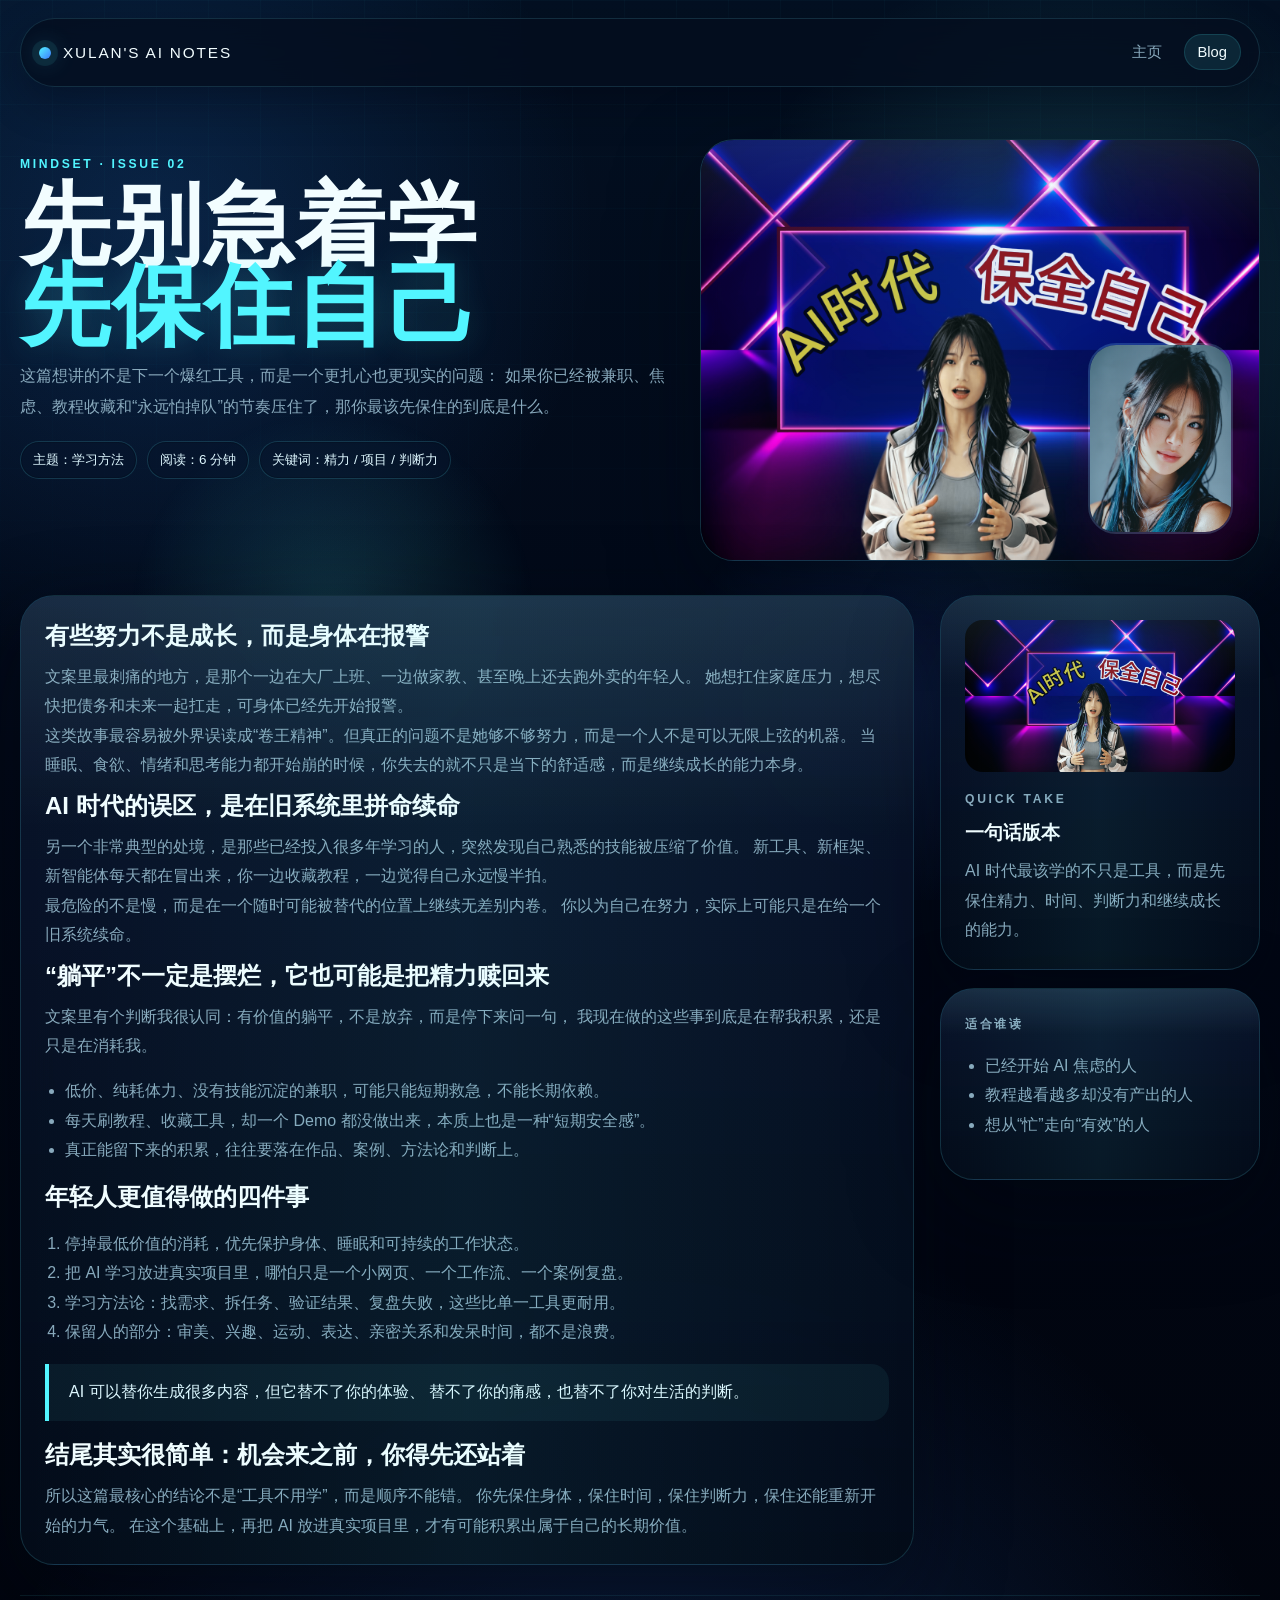
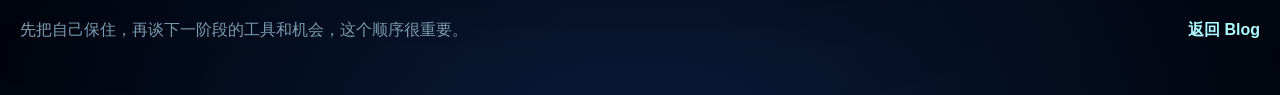
<file: articles/ai-learning-and-young-energy/index.html>
<!doctype html>
<html lang="zh-CN">
  <head>
    <meta charset="UTF-8" />
    <meta name="viewport" content="width=device-width, initial-scale=1.0" />
    <title>AI 时代最该保住什么 | Xulan's AI Notes</title>
    <meta
      name="description"
      content="在 AI 时代，年轻人最该学的不只是工具，而是先保住精力、时间、判断力和继续成长的能力。"
    />
    <link rel="stylesheet" href="../../shared/styles.css" />
  </head>
  <body data-page="blog">
    <div class="page-shell">
      <header class="topbar">
        <a class="brand-mark" href="../../index.html">Xulan's AI Notes</a>
        <nav class="topnav" aria-label="主导航">
          <a data-nav="home" href="../../index.html">主页</a>
          <a data-nav="blog" href="../../blog/index.html">Blog</a>
        </nav>
      </header>

      <main>
        <section class="article-hero reveal">
          <div class="article-copy">
            <p class="eyebrow">Mindset · Issue 02</p>
            <h1>
              先别急着学
              <span>先保住自己</span>
            </h1>
            <p class="lead">
              这篇想讲的不是下一个爆红工具，而是一个更扎心也更现实的问题：
              如果你已经被兼职、焦虑、教程收藏和“永远怕掉队”的节奏压住了，那你最该先保住的到底是什么。
            </p>

            <div class="page-meta">
              <span>主题：学习方法</span>
              <span>阅读：6 分钟</span>
              <span>关键词：精力 / 项目 / 判断力</span>
            </div>
          </div>

          <div class="article-visual panel interactive-panel">
            <img class="main-cover" src="../../assets/blog-covers/ai-learning-cover.png" alt="AI 时代年轻人学习封面" />
            <img class="portrait-chip" src="../../assets/xulan-face-portrait.png" alt="序蓝头像" />
          </div>
        </section>

        <section class="article-shell reveal">
          <article class="article-body panel">
            <h2>有些努力不是成长，而是身体在报警</h2>
            <p>
              文案里最刺痛的地方，是那个一边在大厂上班、一边做家教、甚至晚上还去跑外卖的年轻人。
              她想扛住家庭压力，想尽快把债务和未来一起扛走，可身体已经先开始报警。
            </p>
            <p>
              这类故事最容易被外界误读成“卷王精神”。但真正的问题不是她够不够努力，而是一个人不是可以无限上弦的机器。
              当睡眠、食欲、情绪和思考能力都开始崩的时候，你失去的就不只是当下的舒适感，而是继续成长的能力本身。
            </p>

            <h2>AI 时代的误区，是在旧系统里拼命续命</h2>
            <p>
              另一个非常典型的处境，是那些已经投入很多年学习的人，突然发现自己熟悉的技能被压缩了价值。
              新工具、新框架、新智能体每天都在冒出来，你一边收藏教程，一边觉得自己永远慢半拍。
            </p>
            <p>
              最危险的不是慢，而是在一个随时可能被替代的位置上继续无差别内卷。
              你以为自己在努力，实际上可能只是在给一个旧系统续命。
            </p>

            <h2>“躺平”不一定是摆烂，它也可能是把精力赎回来</h2>
            <p>
              文案里有个判断我很认同：有价值的躺平，不是放弃，而是停下来问一句，
              我现在做的这些事到底是在帮我积累，还是只是在消耗我。
            </p>
            <ul>
              <li>低价、纯耗体力、没有技能沉淀的兼职，可能只能短期救急，不能长期依赖。</li>
              <li>每天刷教程、收藏工具，却一个 Demo 都没做出来，本质上也是一种“短期安全感”。</li>
              <li>真正能留下来的积累，往往要落在作品、案例、方法论和判断上。</li>
            </ul>

            <h2>年轻人更值得做的四件事</h2>
            <ol>
              <li>停掉最低价值的消耗，优先保护身体、睡眠和可持续的工作状态。</li>
              <li>把 AI 学习放进真实项目里，哪怕只是一个小网页、一个工作流、一个案例复盘。</li>
              <li>学习方法论：找需求、拆任务、验证结果、复盘失败，这些比单一工具更耐用。</li>
              <li>保留人的部分：审美、兴趣、运动、表达、亲密关系和发呆时间，都不是浪费。</li>
            </ol>

            <blockquote>
              AI 可以替你生成很多内容，但它替不了你的体验、
              替不了你的痛感，也替不了你对生活的判断。
            </blockquote>

            <h2>结尾其实很简单：机会来之前，你得先还站着</h2>
            <p>
              所以这篇最核心的结论不是“工具不用学”，而是顺序不能错。
              你先保住身体，保住时间，保住判断力，保住还能重新开始的力气。
              在这个基础上，再把 AI 放进真实项目里，才有可能积累出属于自己的长期价值。
            </p>
          </article>

          <aside class="sidebar-stack">
            <article class="sidebar-card panel interactive-panel">
              <img class="mini-cover" src="../../assets/blog-covers/ai-learning-cover.png" alt="文章封面缩略图" />
              <p class="mini-label">Quick Take</p>
              <h3>一句话版本</h3>
              <p>AI 时代最该学的不只是工具，而是先保住精力、时间、判断力和继续成长的能力。</p>
            </article>

            <article class="sidebar-card panel interactive-panel">
              <p class="mini-label">适合谁读</p>
              <ul>
                <li>已经开始 AI 焦虑的人</li>
                <li>教程越看越多却没有产出的人</li>
                <li>想从“忙”走向“有效”的人</li>
              </ul>
            </article>
          </aside>
        </section>
      </main>

      <footer class="footer">
        <p>先把自己保住，再谈下一阶段的工具和机会，这个顺序很重要。</p>
        <a href="../../blog/index.html">返回 Blog</a>
      </footer>
    </div>

    <script src="../../shared/script.js"></script>
  </body>
</html>
</file>
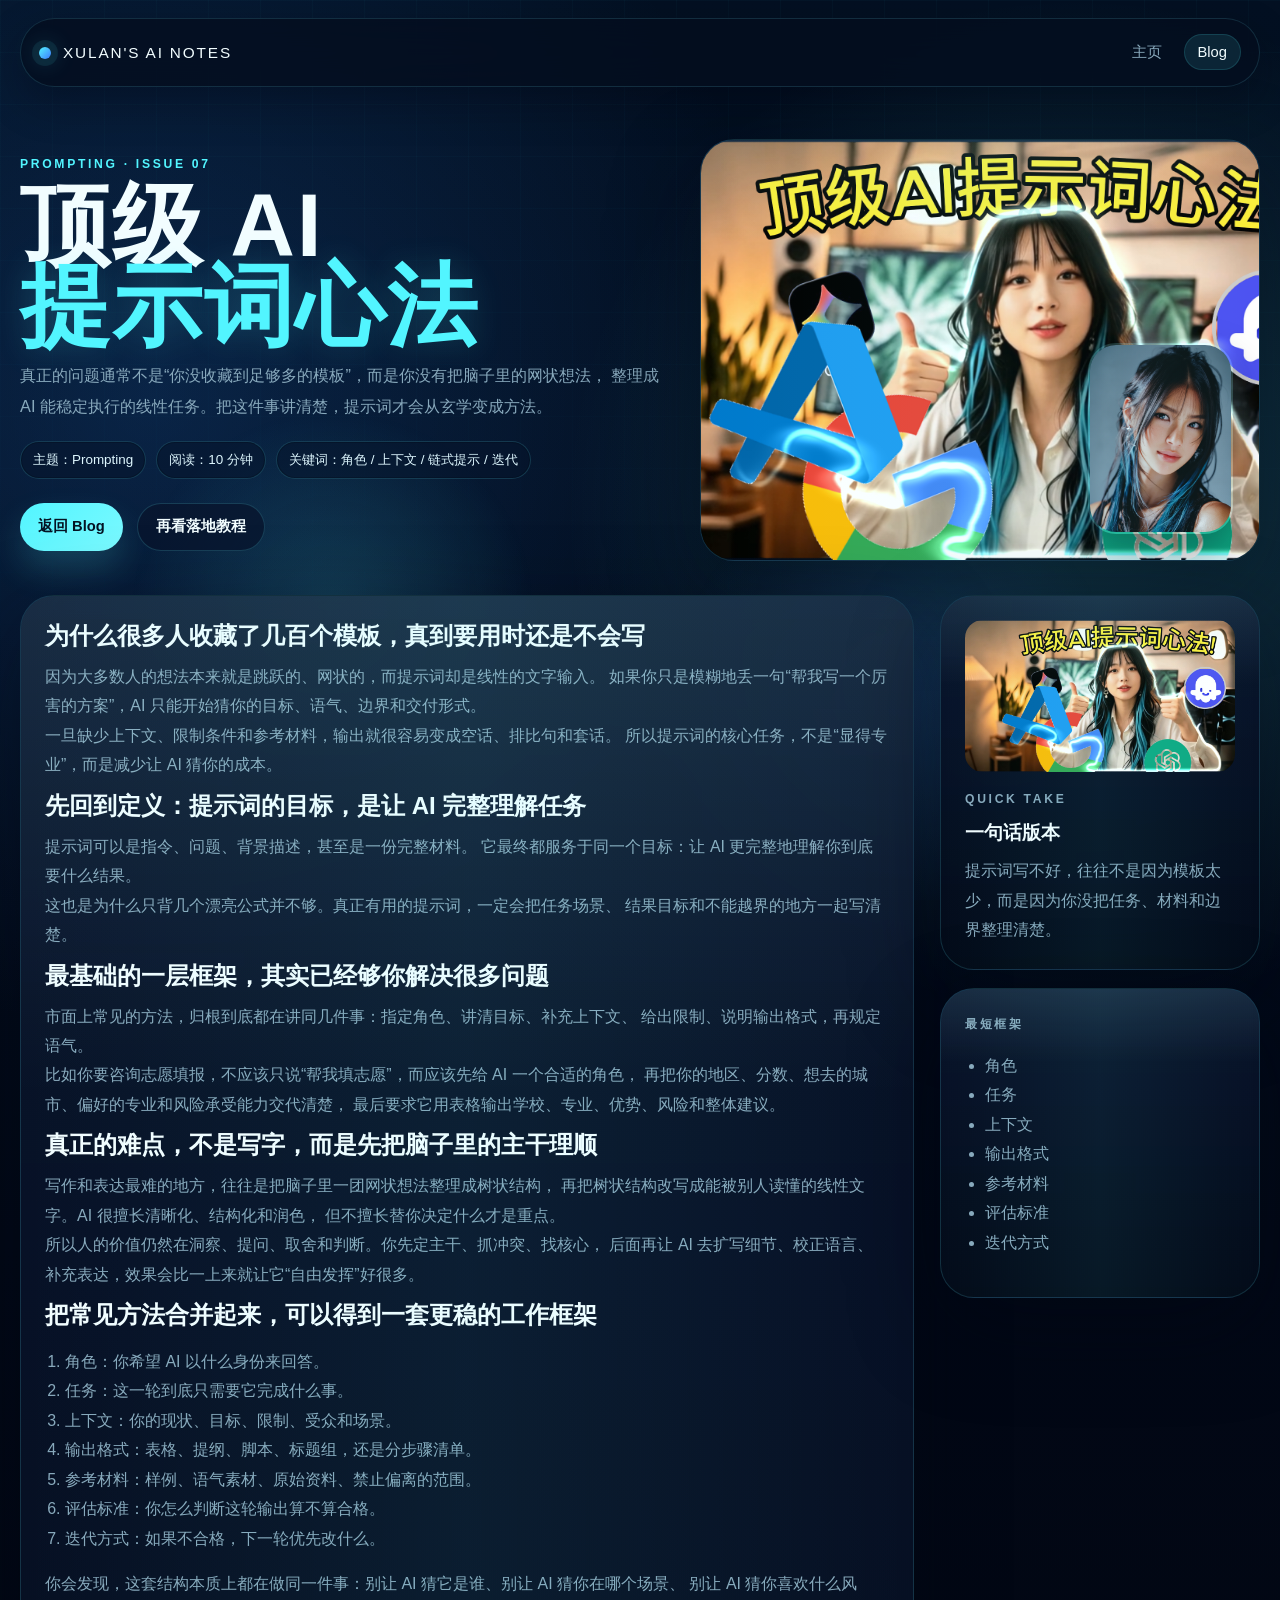
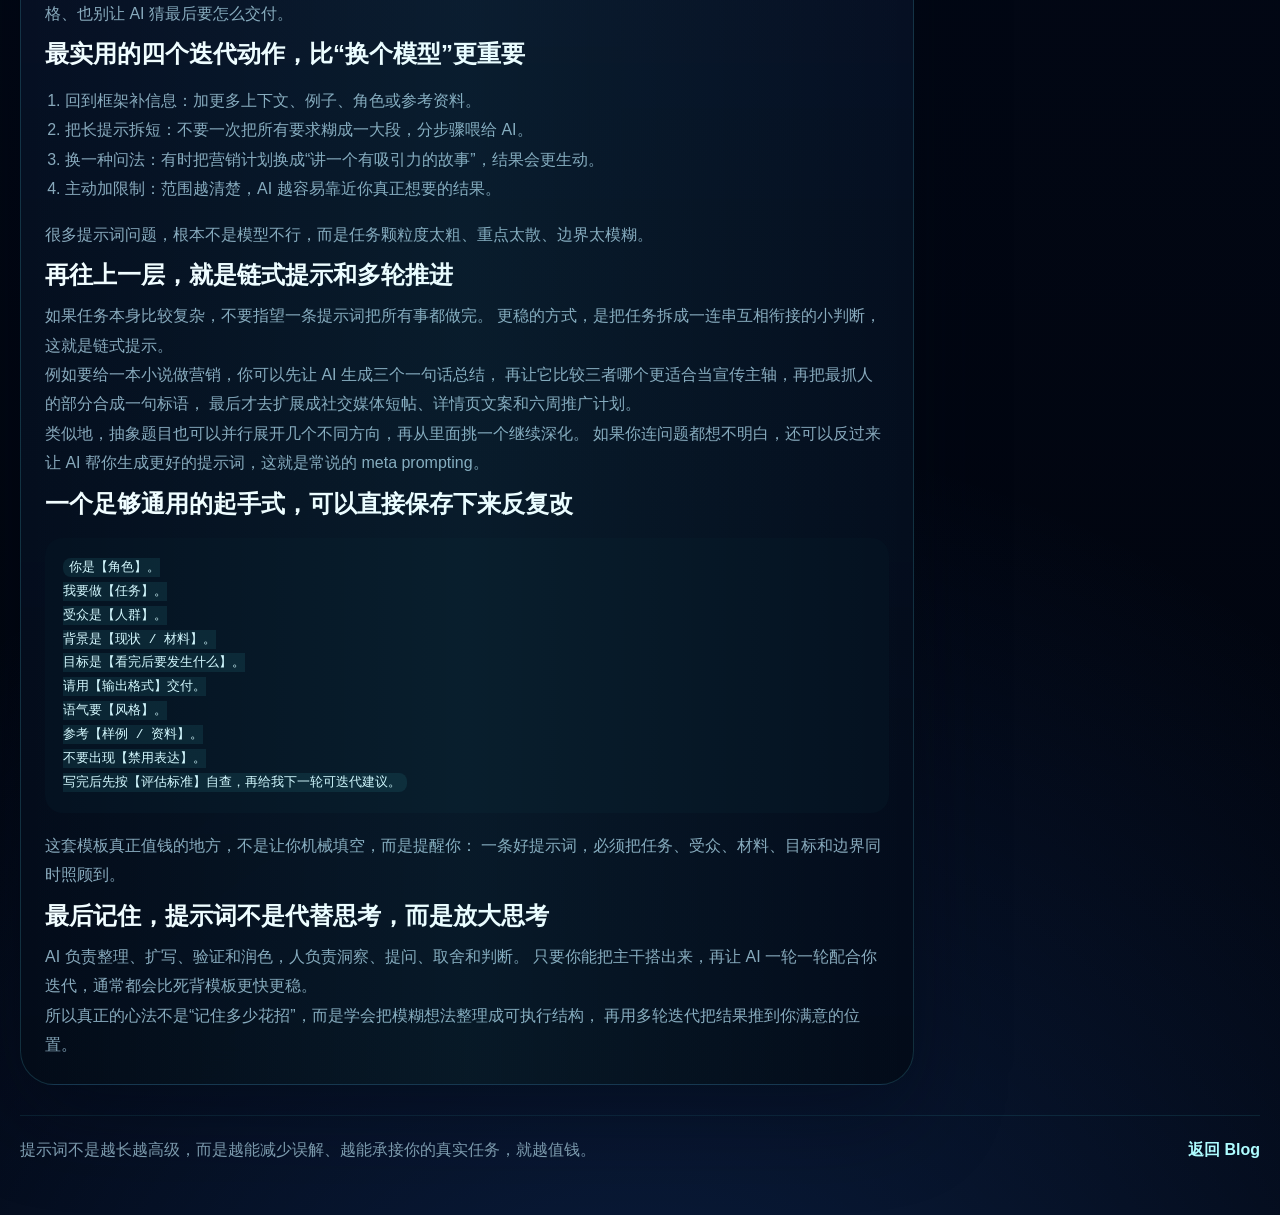
<file: articles/ai-prompt-playbook/index.html>
<!doctype html>
<html lang="zh-CN">
  <head>
    <meta charset="UTF-8" />
    <meta name="viewport" content="width=device-width, initial-scale=1.0" />
    <title>顶级 AI 提示词心法 | Xulan's AI Notes</title>
    <meta
      name="description"
      content="把角色、任务、上下文、格式、参考和迭代方式讲清楚，让提示词从“收藏模板”变成真正能落地的方法论。"
    />
    <link rel="preload" as="image" href="../../assets/blog-covers/ai-prompt-playbook-cover.png" />
    <link rel="stylesheet" href="../../shared/styles.css" />
  </head>
  <body data-page="blog">
    <div class="page-shell">
      <header class="topbar">
        <a class="brand-mark" href="../../index.html">Xulan's AI Notes</a>
        <nav class="topnav" aria-label="主导航">
          <a data-nav="home" href="../../index.html">主页</a>
          <a data-nav="blog" href="../../blog/index.html">Blog</a>
        </nav>
      </header>

      <main>
        <section class="article-hero reveal">
          <div class="article-copy">
            <p class="eyebrow">Prompting · Issue 07</p>
            <h1>
              顶级 AI
              <span>提示词心法</span>
            </h1>
            <p class="lead">
              真正的问题通常不是“你没收藏到足够多的模板”，而是你没有把脑子里的网状想法，
              整理成 AI 能稳定执行的线性任务。把这件事讲清楚，提示词才会从玄学变成方法。
            </p>

            <div class="page-meta">
              <span>主题：Prompting</span>
              <span>阅读：10 分钟</span>
              <span>关键词：角色 / 上下文 / 链式提示 / 迭代</span>
            </div>

            <div class="hero-actions">
              <a class="button button-primary" href="../../blog/index.html">返回 Blog</a>
              <a class="button button-secondary" href="../ai-customer-service-website/index.html">再看落地教程</a>
            </div>
          </div>

          <div class="article-visual panel interactive-panel">
            <img class="main-cover" src="../../assets/blog-covers/ai-prompt-playbook-cover.png" alt="AI 提示词教程封面" />
            <img class="portrait-chip" src="../../assets/xulan-face-portrait.png" alt="序蓝头像" />
          </div>
        </section>

        <section class="article-shell reveal">
          <article class="article-body panel">
            <h2>为什么很多人收藏了几百个模板，真到要用时还是不会写</h2>
            <p>
              因为大多数人的想法本来就是跳跃的、网状的，而提示词却是线性的文字输入。
              如果你只是模糊地丢一句“帮我写一个厉害的方案”，AI 只能开始猜你的目标、语气、边界和交付形式。
            </p>
            <p>
              一旦缺少上下文、限制条件和参考材料，输出就很容易变成空话、排比句和套话。
              所以提示词的核心任务，不是“显得专业”，而是减少让 AI 猜你的成本。
            </p>

            <h2>先回到定义：提示词的目标，是让 AI 完整理解任务</h2>
            <p>
              提示词可以是指令、问题、背景描述，甚至是一份完整材料。
              它最终都服务于同一个目标：让 AI 更完整地理解你到底要什么结果。
            </p>
            <p>
              这也是为什么只背几个漂亮公式并不够。真正有用的提示词，一定会把任务场景、
              结果目标和不能越界的地方一起写清楚。
            </p>

            <h2>最基础的一层框架，其实已经够你解决很多问题</h2>
            <p>
              市面上常见的方法，归根到底都在讲同几件事：指定角色、讲清目标、补充上下文、
              给出限制、说明输出格式，再规定语气。
            </p>
            <p>
              比如你要咨询志愿填报，不应该只说“帮我填志愿”，而应该先给 AI 一个合适的角色，
              再把你的地区、分数、想去的城市、偏好的专业和风险承受能力交代清楚，
              最后要求它用表格输出学校、专业、优势、风险和整体建议。
            </p>

            <h2>真正的难点，不是写字，而是先把脑子里的主干理顺</h2>
            <p>
              写作和表达最难的地方，往往是把脑子里一团网状想法整理成树状结构，
              再把树状结构改写成能被别人读懂的线性文字。AI 很擅长清晰化、结构化和润色，
              但不擅长替你决定什么才是重点。
            </p>
            <p>
              所以人的价值仍然在洞察、提问、取舍和判断。你先定主干、抓冲突、找核心，
              后面再让 AI 去扩写细节、校正语言、补充表达，效果会比一上来就让它“自由发挥”好很多。
            </p>

            <h2>把常见方法合并起来，可以得到一套更稳的工作框架</h2>
            <ol>
              <li>角色：你希望 AI 以什么身份来回答。</li>
              <li>任务：这一轮到底只需要它完成什么事。</li>
              <li>上下文：你的现状、目标、限制、受众和场景。</li>
              <li>输出格式：表格、提纲、脚本、标题组，还是分步骤清单。</li>
              <li>参考材料：样例、语气素材、原始资料、禁止偏离的范围。</li>
              <li>评估标准：你怎么判断这轮输出算不算合格。</li>
              <li>迭代方式：如果不合格，下一轮优先改什么。</li>
            </ol>
            <p>
              你会发现，这套结构本质上都在做同一件事：别让 AI 猜它是谁、别让 AI 猜你在哪个场景、
              别让 AI 猜你喜欢什么风格、也别让 AI 猜最后要怎么交付。
            </p>

            <h2>最实用的四个迭代动作，比“换个模型”更重要</h2>
            <ol>
              <li>回到框架补信息：加更多上下文、例子、角色或参考资料。</li>
              <li>把长提示拆短：不要一次把所有要求糊成一大段，分步骤喂给 AI。</li>
              <li>换一种问法：有时把营销计划换成“讲一个有吸引力的故事”，结果会更生动。</li>
              <li>主动加限制：范围越清楚，AI 越容易靠近你真正想要的结果。</li>
            </ol>
            <p>
              很多提示词问题，根本不是模型不行，而是任务颗粒度太粗、重点太散、边界太模糊。
            </p>

            <h2>再往上一层，就是链式提示和多轮推进</h2>
            <p>
              如果任务本身比较复杂，不要指望一条提示词把所有事都做完。
              更稳的方式，是把任务拆成一连串互相衔接的小判断，这就是链式提示。
            </p>
            <p>
              例如要给一本小说做营销，你可以先让 AI 生成三个一句话总结，
              再让它比较三者哪个更适合当宣传主轴，再把最抓人的部分合成一句标语，
              最后才去扩展成社交媒体短帖、详情页文案和六周推广计划。
            </p>
            <p>
              类似地，抽象题目也可以并行展开几个不同方向，再从里面挑一个继续深化。
              如果你连问题都想不明白，还可以反过来让 AI 帮你生成更好的提示词，这就是常说的 meta prompting。
            </p>

            <h2>一个足够通用的起手式，可以直接保存下来反复改</h2>
            <pre><code>你是【角色】。
我要做【任务】。
受众是【人群】。
背景是【现状 / 材料】。
目标是【看完后要发生什么】。
请用【输出格式】交付。
语气要【风格】。
参考【样例 / 资料】。
不要出现【禁用表达】。
写完后先按【评估标准】自查，再给我下一轮可迭代建议。</code></pre>
            <p>
              这套模板真正值钱的地方，不是让你机械填空，而是提醒你：
              一条好提示词，必须把任务、受众、材料、目标和边界同时照顾到。
            </p>

            <h2>最后记住，提示词不是代替思考，而是放大思考</h2>
            <p>
              AI 负责整理、扩写、验证和润色，人负责洞察、提问、取舍和判断。
              只要你能把主干搭出来，再让 AI 一轮一轮配合你迭代，通常都会比死背模板更快更稳。
            </p>
            <p>
              所以真正的心法不是“记住多少花招”，而是学会把模糊想法整理成可执行结构，
              再用多轮迭代把结果推到你满意的位置。
            </p>
          </article>

          <aside class="sidebar-stack">
            <article class="sidebar-card panel interactive-panel">
              <img class="mini-cover" src="../../assets/blog-covers/ai-prompt-playbook-cover.png" alt="文章封面缩略图" />
              <p class="mini-label">Quick Take</p>
              <h3>一句话版本</h3>
              <p>提示词写不好，往往不是因为模板太少，而是因为你没把任务、材料和边界整理清楚。</p>
            </article>

            <article class="sidebar-card panel interactive-panel">
              <p class="mini-label">最短框架</p>
              <ul>
                <li>角色</li>
                <li>任务</li>
                <li>上下文</li>
                <li>输出格式</li>
                <li>参考材料</li>
                <li>评估标准</li>
                <li>迭代方式</li>
              </ul>
            </article>
          </aside>
        </section>
      </main>

      <footer class="footer">
        <p>提示词不是越长越高级，而是越能减少误解、越能承接你的真实任务，就越值钱。</p>
        <a href="../../blog/index.html">返回 Blog</a>
      </footer>
    </div>

    <script src="../../shared/script.js"></script>
  </body>
</html>
</file>
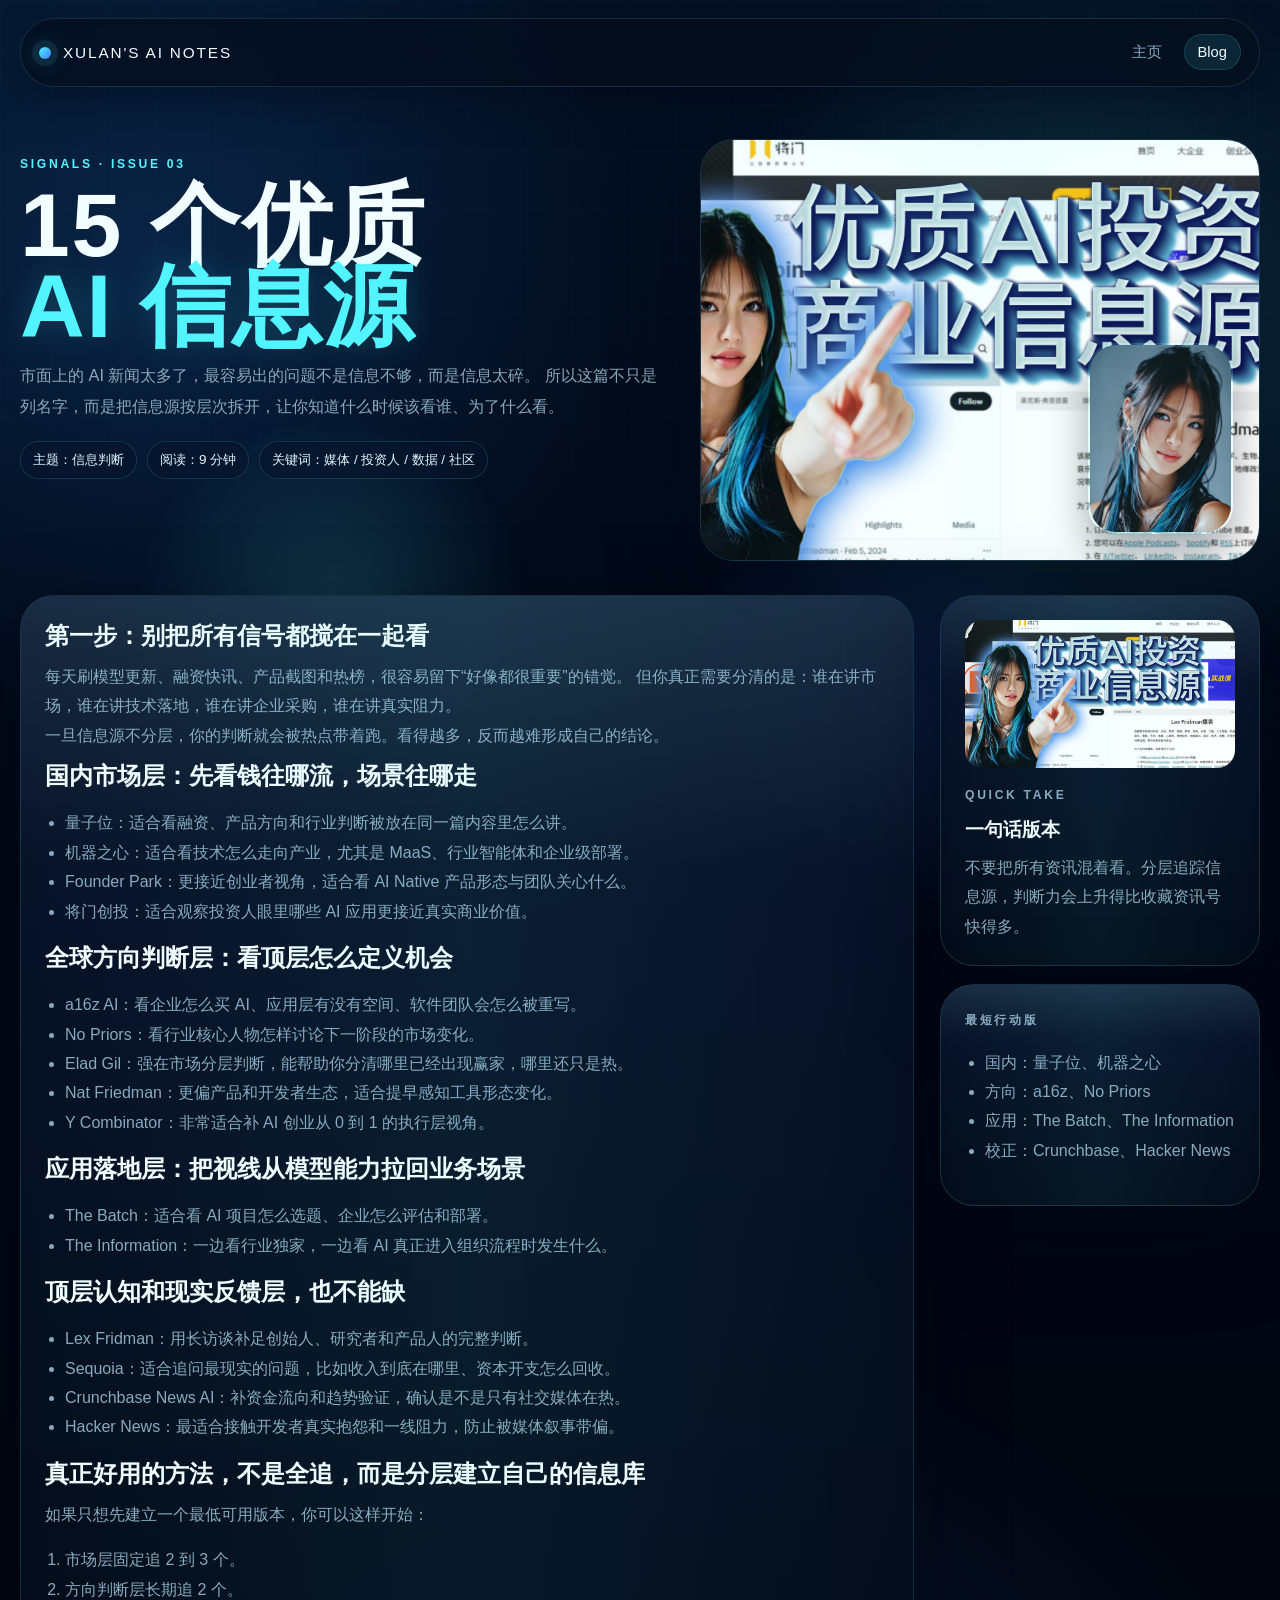
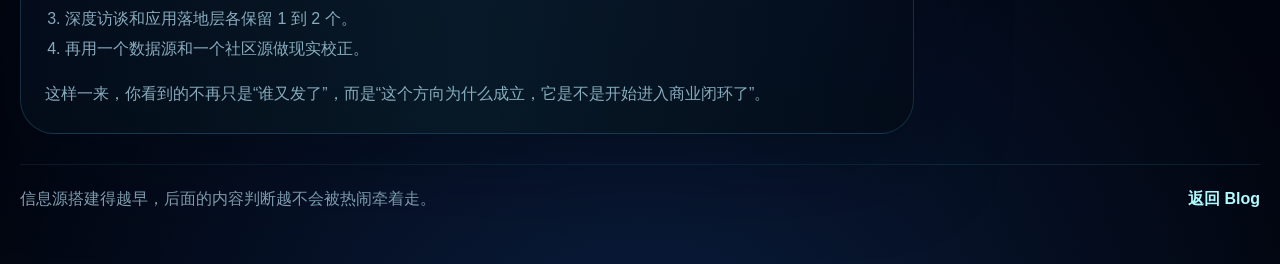
<file: articles/ai-signal-sources/index.html>
<!doctype html>
<html lang="zh-CN">
  <head>
    <meta charset="UTF-8" />
    <meta name="viewport" content="width=device-width, initial-scale=1.0" />
    <title>15 个优质 AI 信息源 | Xulan's AI Notes</title>
    <meta
      name="description"
      content="把 AI 信息源按国内市场、方向判断、应用落地、顶层认知和现实反馈分层，建立更稳的信息判断系统。"
    />
    <link rel="stylesheet" href="../../shared/styles.css" />
  </head>
  <body data-page="blog">
    <div class="page-shell">
      <header class="topbar">
        <a class="brand-mark" href="../../index.html">Xulan's AI Notes</a>
        <nav class="topnav" aria-label="主导航">
          <a data-nav="home" href="../../index.html">主页</a>
          <a data-nav="blog" href="../../blog/index.html">Blog</a>
        </nav>
      </header>

      <main>
        <section class="article-hero reveal">
          <div class="article-copy">
            <p class="eyebrow">Signals · Issue 03</p>
            <h1>
              15 个优质
              <span>AI 信息源</span>
            </h1>
            <p class="lead">
              市面上的 AI 新闻太多了，最容易出的问题不是信息不够，而是信息太碎。
              所以这篇不只是列名字，而是把信息源按层次拆开，让你知道什么时候该看谁、为了什么看。
            </p>

            <div class="page-meta">
              <span>主题：信息判断</span>
              <span>阅读：9 分钟</span>
              <span>关键词：媒体 / 投资人 / 数据 / 社区</span>
            </div>
          </div>

          <div class="article-visual panel interactive-panel">
            <img class="main-cover" src="../../assets/blog-covers/ai-sources-cover.png" alt="优质 AI 信息源封面" />
            <img class="portrait-chip" src="../../assets/xulan-face-portrait.png" alt="序蓝头像" />
          </div>
        </section>

        <section class="article-shell reveal">
          <article class="article-body panel">
            <h2>第一步：别把所有信号都搅在一起看</h2>
            <p>
              每天刷模型更新、融资快讯、产品截图和热榜，很容易留下“好像都很重要”的错觉。
              但你真正需要分清的是：谁在讲市场，谁在讲技术落地，谁在讲企业采购，谁在讲真实阻力。
            </p>
            <p>
              一旦信息源不分层，你的判断就会被热点带着跑。看得越多，反而越难形成自己的结论。
            </p>

            <h2>国内市场层：先看钱往哪流，场景往哪走</h2>
            <ul>
              <li>量子位：适合看融资、产品方向和行业判断被放在同一篇内容里怎么讲。</li>
              <li>机器之心：适合看技术怎么走向产业，尤其是 MaaS、行业智能体和企业级部署。</li>
              <li>Founder Park：更接近创业者视角，适合看 AI Native 产品形态与团队关心什么。</li>
              <li>将门创投：适合观察投资人眼里哪些 AI 应用更接近真实商业价值。</li>
            </ul>

            <h2>全球方向判断层：看顶层怎么定义机会</h2>
            <ul>
              <li>a16z AI：看企业怎么买 AI、应用层有没有空间、软件团队会怎么被重写。</li>
              <li>No Priors：看行业核心人物怎样讨论下一阶段的市场变化。</li>
              <li>Elad Gil：强在市场分层判断，能帮助你分清哪里已经出现赢家，哪里还只是热。</li>
              <li>Nat Friedman：更偏产品和开发者生态，适合提早感知工具形态变化。</li>
              <li>Y Combinator：非常适合补 AI 创业从 0 到 1 的执行层视角。</li>
            </ul>

            <h2>应用落地层：把视线从模型能力拉回业务场景</h2>
            <ul>
              <li>The Batch：适合看 AI 项目怎么选题、企业怎么评估和部署。</li>
              <li>The Information：一边看行业独家，一边看 AI 真正进入组织流程时发生什么。</li>
            </ul>

            <h2>顶层认知和现实反馈层，也不能缺</h2>
            <ul>
              <li>Lex Fridman：用长访谈补足创始人、研究者和产品人的完整判断。</li>
              <li>Sequoia：适合追问最现实的问题，比如收入到底在哪里、资本开支怎么回收。</li>
              <li>Crunchbase News AI：补资金流向和趋势验证，确认是不是只有社交媒体在热。</li>
              <li>Hacker News：最适合接触开发者真实抱怨和一线阻力，防止被媒体叙事带偏。</li>
            </ul>

            <h2>真正好用的方法，不是全追，而是分层建立自己的信息库</h2>
            <p>如果只想先建立一个最低可用版本，你可以这样开始：</p>
            <ol>
              <li>市场层固定追 2 到 3 个。</li>
              <li>方向判断层长期追 2 个。</li>
              <li>深度访谈和应用落地层各保留 1 到 2 个。</li>
              <li>再用一个数据源和一个社区源做现实校正。</li>
            </ol>
            <p>
              这样一来，你看到的不再只是“谁又发了”，而是“这个方向为什么成立，它是不是开始进入商业闭环了”。
            </p>
          </article>

          <aside class="sidebar-stack">
            <article class="sidebar-card panel interactive-panel">
              <img class="mini-cover" src="../../assets/blog-covers/ai-sources-cover.png" alt="文章封面缩略图" />
              <p class="mini-label">Quick Take</p>
              <h3>一句话版本</h3>
              <p>不要把所有资讯混着看。分层追踪信息源，判断力会上升得比收藏资讯号快得多。</p>
            </article>

            <article class="sidebar-card panel interactive-panel">
              <p class="mini-label">最短行动版</p>
              <ul>
                <li>国内：量子位、机器之心</li>
                <li>方向：a16z、No Priors</li>
                <li>应用：The Batch、The Information</li>
                <li>校正：Crunchbase、Hacker News</li>
              </ul>
            </article>
          </aside>
        </section>
      </main>

      <footer class="footer">
        <p>信息源搭建得越早，后面的内容判断越不会被热闹牵着走。</p>
        <a href="../../blog/index.html">返回 Blog</a>
      </footer>
    </div>

    <script src="../../shared/script.js"></script>
  </body>
</html>
</file>
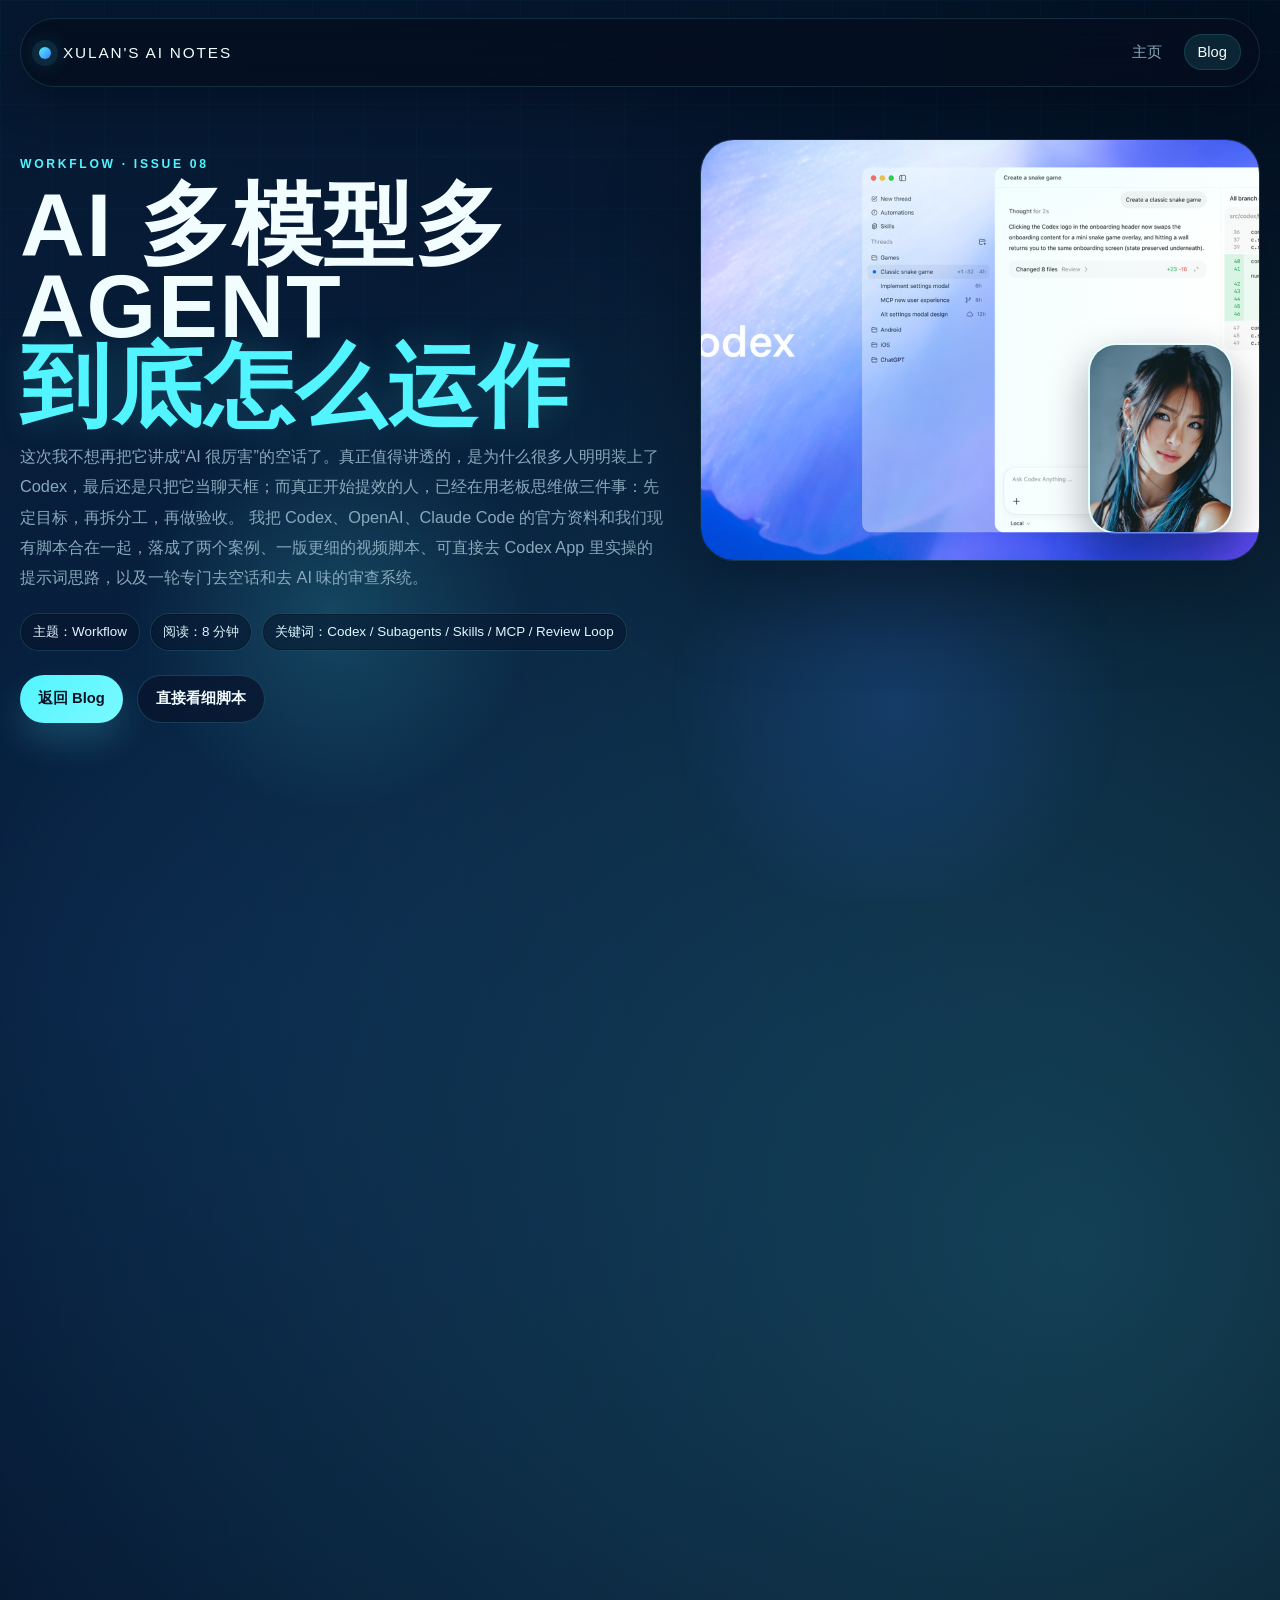
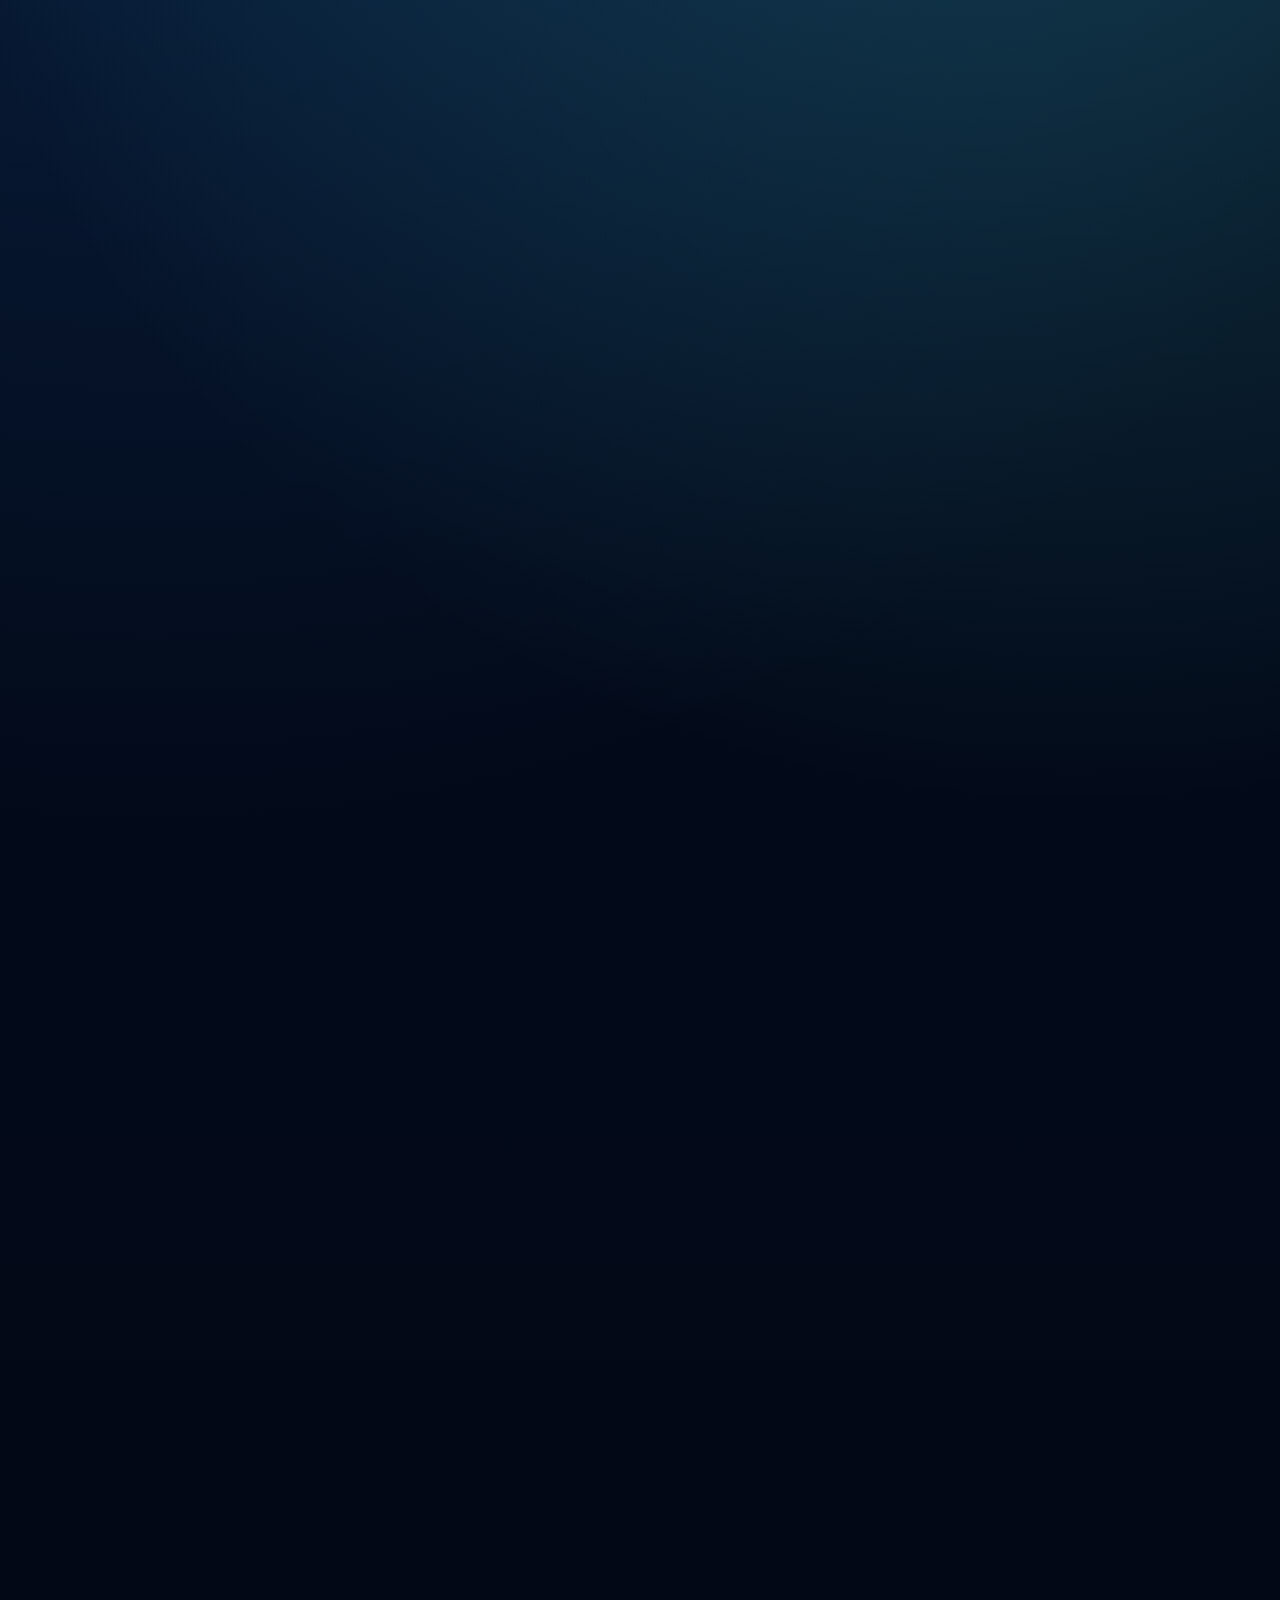
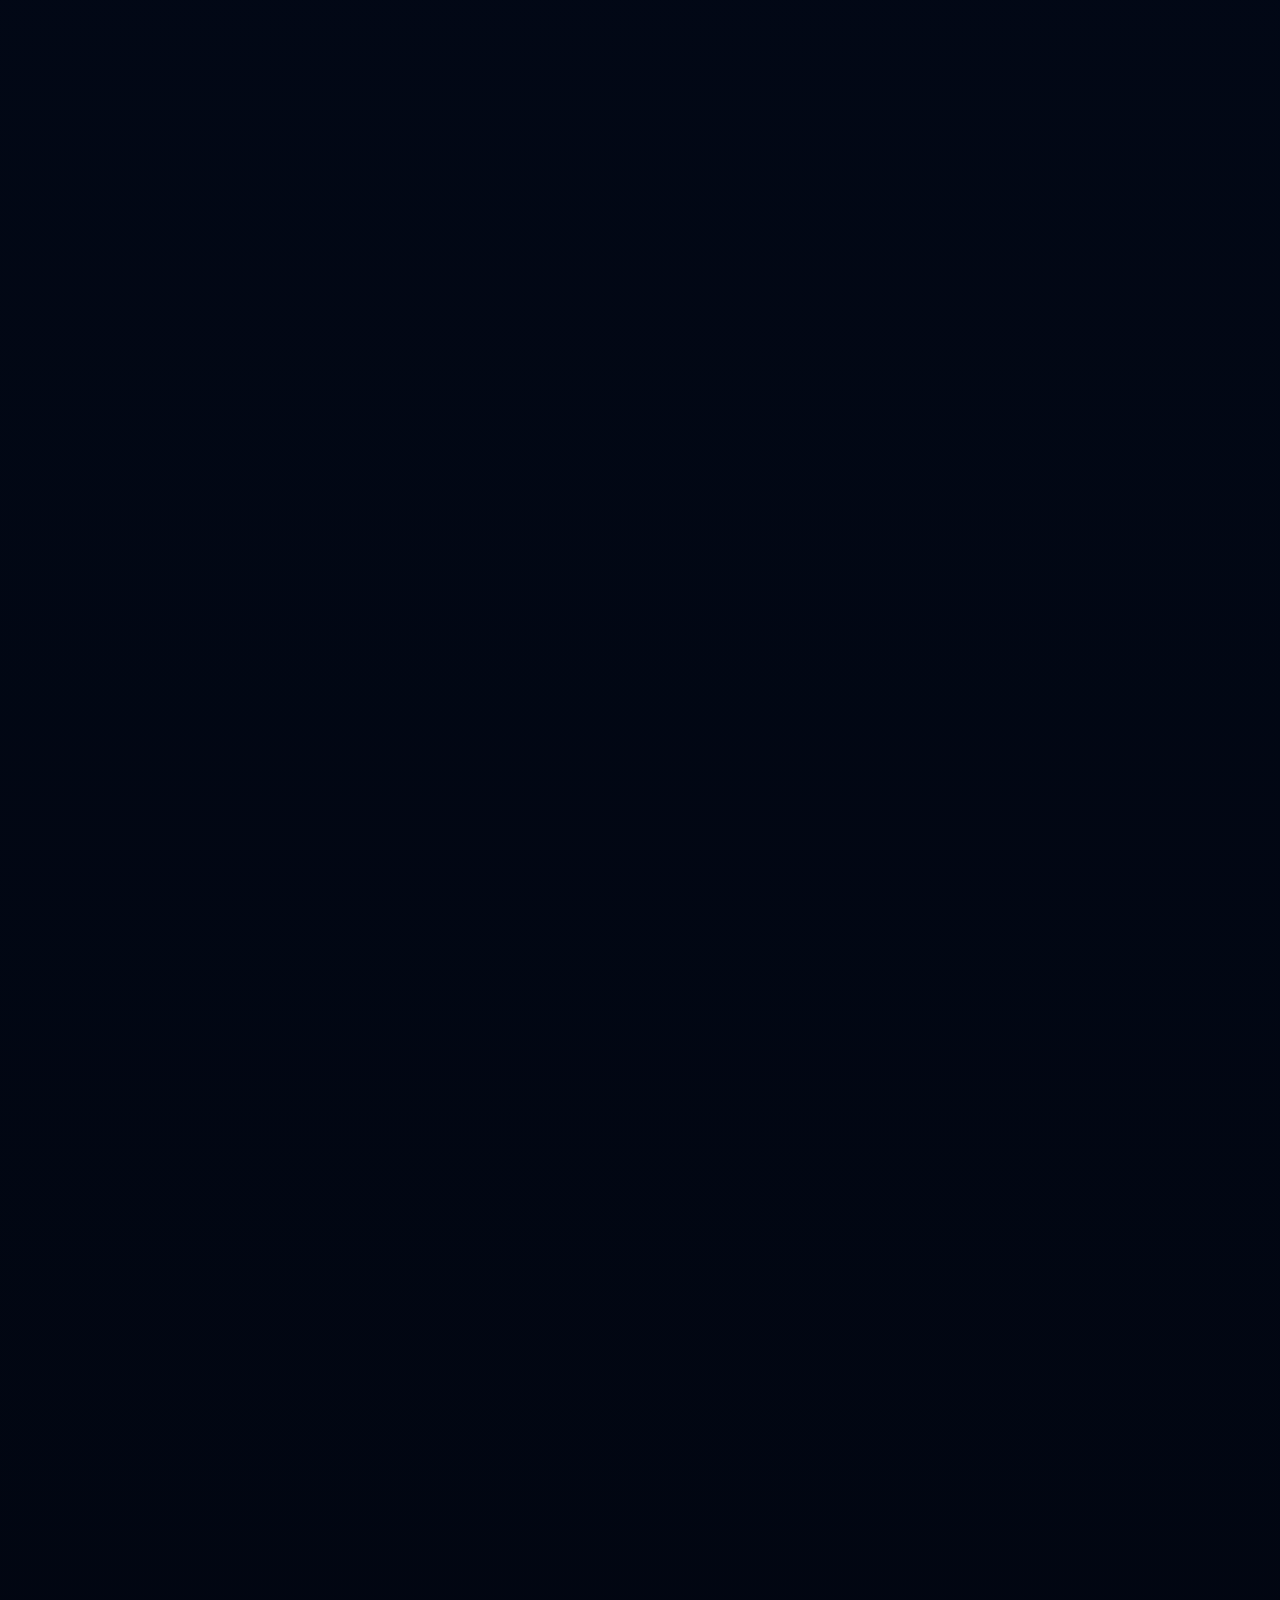
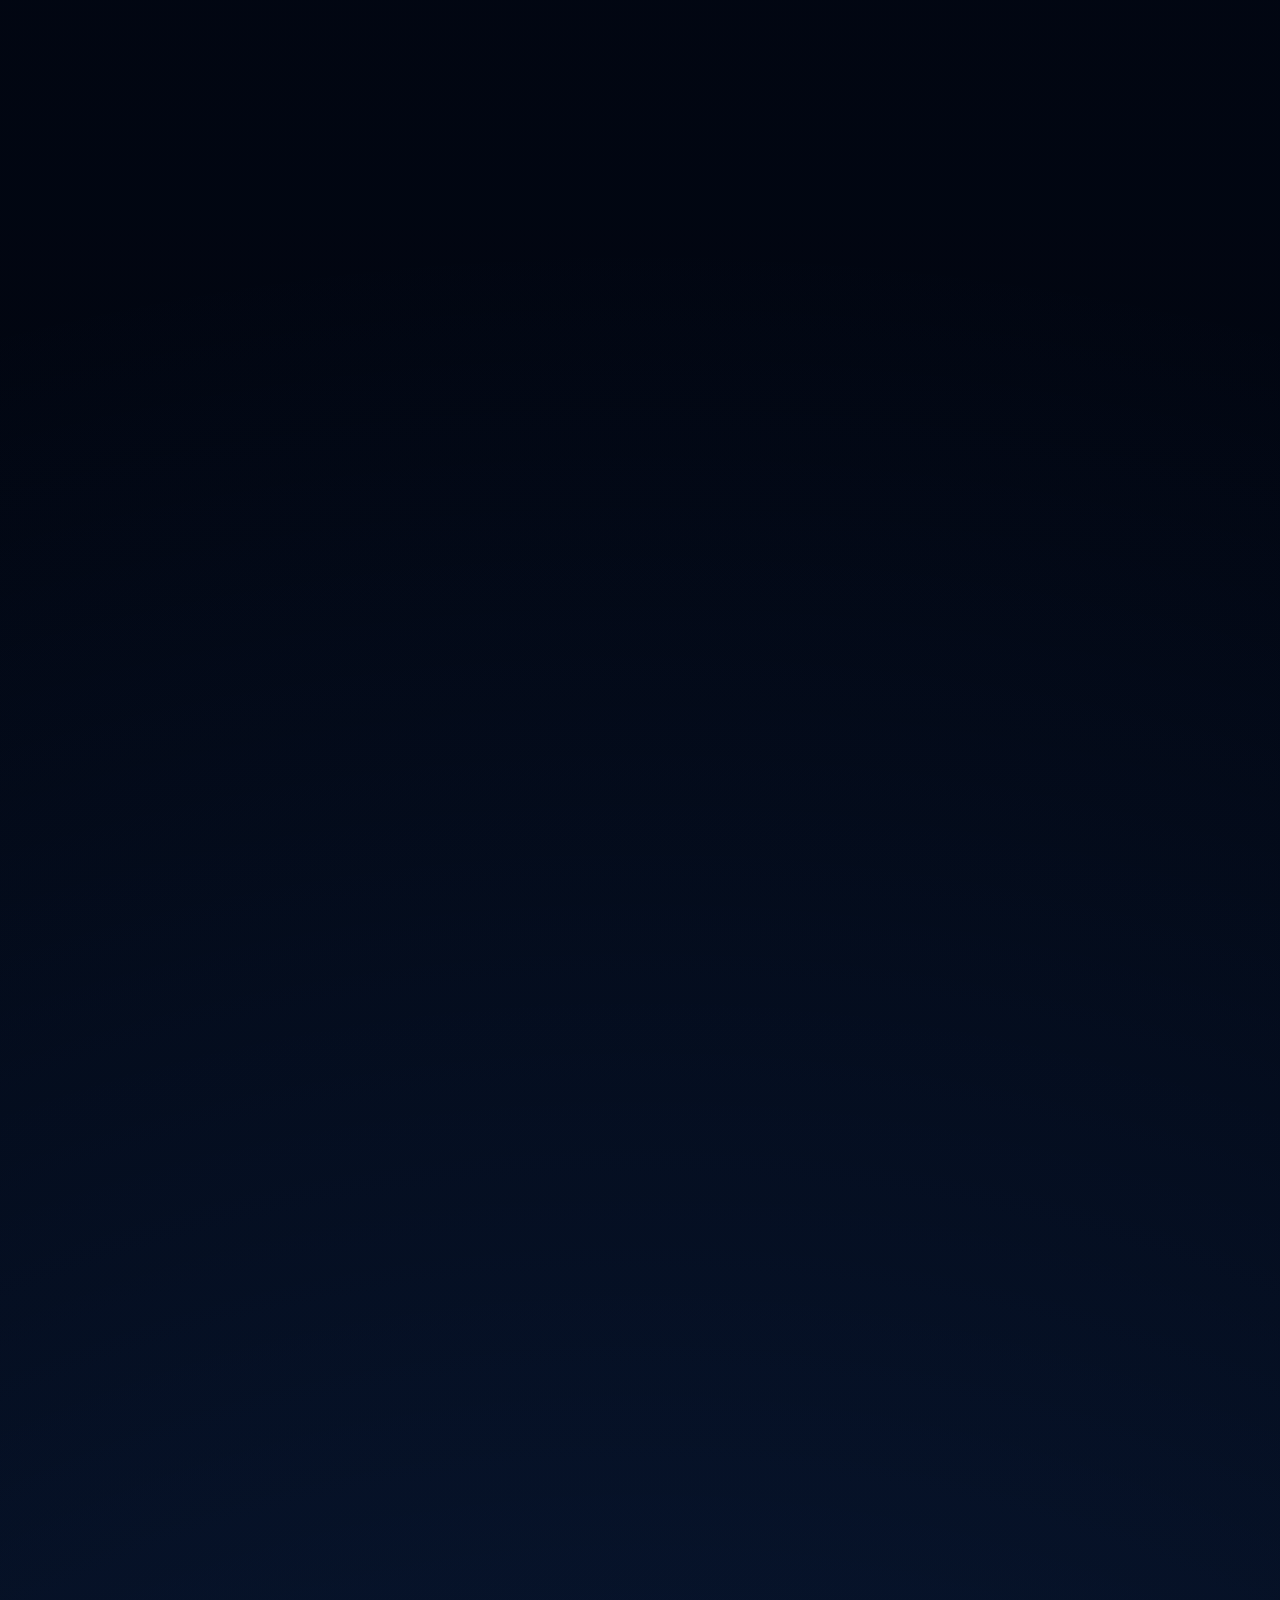
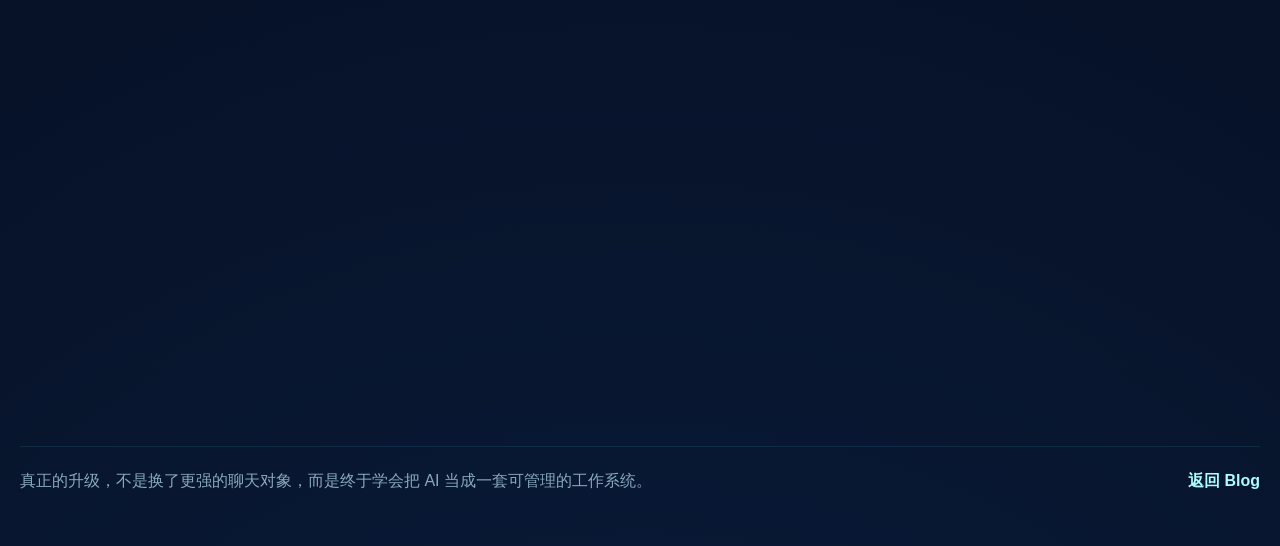
<file: articles/codex-multi-agent-practical-video/index.html>
<!doctype html>
<html lang="zh-CN">
  <head>
    <meta charset="UTF-8" />
    <meta name="viewport" content="width=device-width, initial-scale=1.0" />
    <title>AI 多模型多 Agent 到底怎么运作 | Xulan's AI Notes</title>
    <meta
      name="description"
      content="借鉴 Codex、OpenAI 和 Claude Code 官方资料，把 AI 多模型多 agent 运作讲成人话，并落成 2 个案例、细视频脚本、实操素材清单和去 AI 味审查系统。"
    />
    <link rel="preload" as="image" href="../../assets/codex-multi-agent/openai-codex-og.png" />
    <link rel="stylesheet" href="../../shared/styles.css" />
  </head>
  <body data-page="blog">
    <div class="page-shell">
      <header class="topbar">
        <a class="brand-mark" href="../../index.html">Xulan's AI Notes</a>
        <nav class="topnav" aria-label="主导航">
          <a data-nav="home" href="../../index.html">主页</a>
          <a data-nav="blog" href="../../blog/index.html">Blog</a>
        </nav>
      </header>

      <main>
        <section class="article-hero reveal">
          <div class="article-copy">
            <p class="eyebrow">Workflow · Issue 08</p>
            <h1>
              AI 多模型多 Agent
              <span>到底怎么运作</span>
            </h1>
            <p class="lead">
              这次我不想再把它讲成“AI 很厉害”的空话了。真正值得讲透的，是为什么很多人明明装上了
              Codex，最后还是只把它当聊天框；而真正开始提效的人，已经在用老板思维做三件事：先定目标，再拆分工，再做验收。
              我把 Codex、OpenAI、Claude Code 的官方资料和我们现有脚本合在一起，落成了两个案例、一版更细的视频脚本、可直接去
              Codex App 里实操的提示词思路，以及一轮专门去空话和去 AI 味的审查系统。
            </p>

            <div class="page-meta">
              <span>主题：Workflow</span>
              <span>阅读：8 分钟</span>
              <span>关键词：Codex / Subagents / Skills / MCP / Review Loop</span>
            </div>

            <div class="hero-actions">
              <a class="button button-primary" href="../../blog/index.html">返回 Blog</a>
              <a class="button button-secondary" href="#script">直接看细脚本</a>
            </div>
          </div>

          <div class="article-visual panel interactive-panel">
            <img class="main-cover" src="../../assets/codex-multi-agent/openai-codex-og.png" alt="Codex 官方视觉图" />
            <img class="portrait-chip" src="../../assets/xulan-face-portrait.png" alt="序蓝头像" />
          </div>
        </section>

        <section class="article-shell reveal">
          <article class="article-body panel">
            <h2>先把最容易讲偏的一件事讲清楚</h2>
            <p>
              我这次重新看了一轮官方资料后，最大的感受不是“agent 又升级了”，而是官方其实都写得很克制。无论是 Codex 还是
              Claude Code，真正反复强调的都不是“多 agent 多酷”，而是你什么时候根本不该上多 agent。OpenAI 在
              building agents 里明确说，多 agent 不是默认解，只有当任务彼此独立、工具很多、上下文很长、或者你真的需要并行时，
              这套分工才值得上。换句话说，多 agent 不是高级感，而是管理成本值得时才开。
            </p>
            <p>
              这也刚好解释了为什么很多人用 Codex 会卡住。不是模型不够强，而是方法还停在“问它一个问题，等它回一个答案”。
              可你现实里的很多工作，根本不是一道题，而是一条链。链上有输入，有提取，有判断，有复核，有交付。你不给它拆，
              它就只能在一个长上下文里硬撑；上下文一长，重点就散，返工就开始了。Claude Code 官方对上下文窗口这件事说得更直接：
              上下文不是越多越好，它是最稀缺的管理资源。老板不是把所有信息全塞给下属，而是知道什么该常驻，什么该临时，什么该分流。
              用 Codex 也是一样。
            </p>
            <p>
              所以我现在更愿意把“会不会用 Codex”翻译成一句更实际的话：你会不会写项目单。项目单里至少要有五样东西。目标是什么，
              输入是什么，不能碰什么，什么算做完，中间哪些地方必须停下来给你看。OpenAI 官方在 Codex prompting 和 prompt
              engineering 里其实已经把路标给出来了，重点从来不是玄学词，而是把身份、指令、例子、上下文、验证步骤和成功标准分开写。
              这才是普通人最容易马上提效的地方。
            </p>

            <blockquote>
              多模型是角色分工，多 agent 是任务装配，老板思维是先定目标、再派工、最后验收。
            </blockquote>

            <h2>官方资料对这条视频最有用的，不是概念，而是分层</h2>
            <p>
              这轮资料最值钱的一个地方，是把“AI 协作系统”拆出了层级。`AGENTS.md` 更像团队制度层，适合放每次都要遵守的规则，
              比如 build/test 命令、目录约定、review 预期。`skills` 适合封装可复用工作流，不是一句提示词，而是一套说明、资源和可选脚本。
              `MCP` 适合解决“模型看不到、碰不到”的外部世界问题，比如第三方文档、浏览器、Figma、GitHub。`hooks` 则更像执法层，
              适合做命令前检查、权限确认、结果复核。`automation` 才是持续巡检层，适合定期跟进、同线程追踪或独立周期任务。
            </p>
            <p>
              这套分层一旦讲清楚，视频就不需要再停在抽象概念上了。因为我们终于可以告诉观众：你不是非得一上来就搭完整系统。
              如果你只是今天要把一条视频做出来，先写一个项目单，再开一条研究线和一条脚本线，已经够用了。如果你每周都在做类似内容，
              那就把审校动作沉淀成 skill。如果你开始固定查文档、拉数据、对照输出，那就该上 MCP。如果你已经知道每次交付前都要做哪几步检查，
              就把它变成 hook。换句话说，高手不是更会聊天，而是更会把临时做法沉淀成制度。
            </p>

            <div class="media-grid">
              <article class="media-card panel interactive-panel">
                <img src="../../assets/codex-multi-agent/openai-iterative-repair-loop.png" alt="OpenAI Codex iterative repair loop 图示" />
                <p class="mini-label">OpenAI</p>
                <h3>修复循环图最适合拿来讲“先做再验”</h3>
                <p>这张图很适合放到视频里讲闭环：不是写完就完，而是写完、验证、修、再验证。</p>
              </article>
              <article class="media-card panel interactive-panel">
                <img src="../../assets/codex-multi-agent/claude-dynamic-workflows.png" alt="Claude Code dynamic workflows 官方图" />
                <p class="mini-label">Claude Code</p>
                <h3>这张图很适合拿来讲“并行不是热闹，是分流”</h3>
                <p>它能帮你把多 agent 的价值讲得更像组织运作，而不是多开几个聊天窗。</p>
              </article>
              <article class="media-card panel interactive-panel">
                <img src="../../assets/codex-multi-agent/claude-routines.png" alt="Claude Code routines 官方图" />
                <p class="mini-label">Claude Code</p>
                <h3>这张图适合讲“临时 prompt 和长期流程不是一回事”</h3>
                <p>它能自然引出：流程一旦重复，就应该沉淀成可复用规范，而不是每次重讲一遍。</p>
              </article>
              <article class="media-card panel interactive-panel">
                <img src="../../assets/codex-multi-agent/openai-codex-og.png" alt="Codex 官方页面视觉图" />
                <p class="mini-label">Codex</p>
                <h3>官方主视觉适合做章节过渡和封面底图</h3>
                <p>它的作用不是给信息，而是帮整条视频建立一个统一的技术氛围和识别度。</p>
              </article>
            </div>

            <h2 id="script">更细一版的视频脚本</h2>
            <div class="script-grid">
              <article class="script-card panel interactive-panel">
                <p class="mini-label">Scene 01 · 0:00 - 0:18</p>
                <h3>开场反差</h3>
                <p>口播重点：很多人不是不会用 Codex，而是还在用聊天思维解决本来应该调度的工作。画面用一个聊天框切成多条任务线。</p>
              </article>
              <article class="script-card panel interactive-panel">
                <p class="mini-label">Scene 02 · 0:18 - 0:36</p>
                <h3>把两个词说成人话</h3>
                <p>口播重点：多模型不是排行榜，多 agent 不是多开窗口。前者是角色分工，后者是任务装配。</p>
              </article>
              <article class="script-card panel interactive-panel">
                <p class="mini-label">Scene 03 · 0:36 - 0:56</p>
                <h3>老板思维的四要素</h3>
                <p>口播重点：目标、约束、验收、检查点。这里可以直接给一张项目单模板，让观众马上知道怎么写。</p>
              </article>
              <article class="script-card panel interactive-panel">
                <p class="mini-label">Scene 04 · 0:56 - 1:18</p>
                <h3>案例一进入：这条视频本身</h3>
                <p>口播重点：不是一句“帮我写脚本”，而是先起总控 prompt，把任务拆成资料研究、脚本、分镜、审校、工程接入。</p>
              </article>
              <article class="script-card panel interactive-panel">
                <p class="mini-label">Scene 05 · 1:18 - 1:40</p>
                <h3>为什么多 agent 在这里成立</h3>
                <p>口播重点：每条线只对一个交付负责。研究线出观点卡，脚本线写 12 场景，审校线只挑重复和空话，工程线只考虑 scene data 和 markers。</p>
              </article>
              <article class="script-card panel interactive-panel">
                <p class="mini-label">Scene 06 · 1:40 - 2:00</p>
                <h3>外化思考</h3>
                <p>口播重点：文案、分镜、思维导图、素材清单、时间轴不是附件，它们就是协作界面。这里适合用我们现有文件做蒙版动画。</p>
              </article>
              <article class="script-card panel interactive-panel">
                <p class="mini-label">Scene 07 · 2:00 - 2:18</p>
                <h3>案例二进入：群聊截图做采购预算</h3>
                <p>口播重点：这是最像普通办公室的脏活，碎、脏、容易漏，最适合讲清楚单 agent 为什么不够。</p>
              </article>
              <article class="script-card panel interactive-panel">
                <p class="mini-label">Scene 08 · 2:18 - 2:42</p>
                <h3>把重复性工作拆开</h3>
                <p>口播重点：先提取，再拼表，再查异常，再出摘要。这里要把“同类礼品归并、缺单价单列、总额复核”说得具体。</p>
              </article>
              <article class="script-card panel interactive-panel">
                <p class="mini-label">Scene 09 · 2:42 - 3:00</p>
                <h3>把 skill 和自动化放进来</h3>
                <p>口播重点：提取是重复性工作，异常检查适合沉淀成 skill，导出和周报适合自动化。不是每一步都该自动化。</p>
              </article>
              <article class="script-card panel interactive-panel">
                <p class="mini-label">Scene 10 · 3:00 - 3:18</p>
                <h3>再给一排日常场景</h3>
                <p>口播重点：会议纪要、招聘初筛、销售线索、报销核对、老板汇报、小红书选题表，都满足“输入乱、步骤碎、验收可写”。</p>
              </article>
              <article class="script-card panel interactive-panel">
                <p class="mini-label">Scene 11 · 3:18 - 3:40</p>
                <h3>重新定义提效</h3>
                <p>口播重点：不要只看生成速度，要看完成率、返工轮次和复核成本。多一次检查，少三轮返工，才是真提效。</p>
              </article>
              <article class="script-card panel interactive-panel">
                <p class="mini-label">Scene 12 · 3:40 - 4:00</p>
                <h3>结尾收束</h3>
                <p>口播重点：AI 多模型多 agent，不是让你更会聊天，而是让你更像一个会派工、会验收、会交付的小老板。</p>
              </article>
            </div>

            <h2>你剩下的实操素材，建议这样补</h2>
            <div class="process-grid">
              <article class="sidebar-card panel interactive-panel">
                <p class="mini-label">素材 01</p>
                <h3>真实 Codex App 操作录屏</h3>
                <p>这一块不要靠官图替代。你自己去跑一次项目单 prompt、一次研究线、一次审校线，录三段 6 到 10 秒的屏幕就够。</p>
              </article>
              <article class="sidebar-card panel interactive-panel">
                <p class="mini-label">素材 02</p>
                <h3>案例一的文件证据</h3>
                <p>把观点卡、12 场景脚本、分镜手册、markers、scene data 各截一张。观众更容易相信文件链，而不是相信你嘴里说“我有流程”。</p>
              </article>
              <article class="sidebar-card panel interactive-panel">
                <p class="mini-label">素材 03</p>
                <h3>案例二的输入和输出</h3>
                <p>至少准备四种画面：原始群聊截图、提取后的结构化文本、预算表、待确认清单。这样“提取-整理-审校-交付”会非常清楚。</p>
              </article>
              <article class="sidebar-card panel interactive-panel">
                <p class="mini-label">素材 04</p>
                <h3>动图位怎么做</h3>
                <p>这轮我先把官方静态参考图接进页面了。真正最有代入感的动图，建议你自己录 Codex App 的滚动、分工、回审和文件落地过程，再转成短 loop。</p>
              </article>
            </div>

            <h2>一轮审查提升系统，专门防空话和 AI 味</h2>
            <p>
              这轮我把我们现有文件里的口吻原则也并进来了。审查时先别急着润色，先删。任何一句话，如果听起来像在显得重要，而不是在提供信息，就先判它可疑。
              我现在会用五个问题去过一遍。第一，这句话有没有具体动作。第二，这句话有没有具体产物。第三，这句话是不是普通打工人真会遇到的压力。第四，
              这句话是不是说了跟上一句同一件事。第五，这句话如果删掉，信息量会不会几乎不变。如果答案都很虚，这句就该砍。
            </p>
            <p>
              另外还有一组特别容易冒出来的无效词，我会优先替换掉：比如“高效协同”“闭环能力”“全面赋能”“范式升级”“深度重构”“认知跃迁”“极大提升”。
              这些词的问题不是绝对不能用，而是它们太喜欢先显得厉害，再慢慢找信息。更好的写法，是把它们换成具体结果。别说“高效协同”，就说“研究线先出观点卡，
              脚本线再根据观点卡写 12 场景”。别说“闭环”，就说“写完后必须过一次查重复、查缺项、查总额的审校任务”。这样一换，AI 味会立刻少很多。
            </p>

            <pre><code>你现在只负责审查，不负责重写整稿。

请逐段检查这版文案：
1. 有没有看起来重要、其实没提供信息的句子
2. 有没有抽象判断后面缺少具体动作或具体产物
3. 有没有不属于普通打工人真实压力的空泛表达
4. 有没有重复解释同一件事
5. 有没有可以直接换成更口语、更具体说法的 AI 味词

输出格式：
1. 原句
2. 问题类型
3. 为什么这里会掉传播力
4. 建议删掉 / 压缩 / 改写成什么方向</code></pre>

            <h2>这篇文章用到的官方资料</h2>
            <ul class="source-list">
              <li><a href="https://developers.openai.com/codex/prompting">OpenAI · Codex Prompting</a></li>
              <li><a href="https://developers.openai.com/codex/subagents">OpenAI · Codex Subagents</a></li>
              <li><a href="https://developers.openai.com/codex/guides/agents-md">OpenAI · AGENTS.md Guide</a></li>
              <li><a href="https://developers.openai.com/codex/skills">OpenAI · Skills</a></li>
              <li><a href="https://developers.openai.com/codex/mcp">OpenAI · MCP</a></li>
              <li><a href="https://developers.openai.com/codex/config-advanced">OpenAI · Advanced Config / Hooks</a></li>
              <li><a href="https://developers.openai.com/codex/app/automations">OpenAI · Automations</a></li>
              <li><a href="https://developers.openai.com/tracks/building-agents">OpenAI · Building Agents</a></li>
              <li><a href="https://developers.openai.com/api/docs/guides/reasoning-best-practices">OpenAI · Reasoning Best Practices</a></li>
              <li><a href="https://developers.openai.com/api/docs/guides/prompt-engineering">OpenAI · Prompt Engineering</a></li>
              <li><a href="https://code.claude.com/docs/en/how-claude-code-works">Claude Code · How Claude Code Works</a></li>
              <li><a href="https://code.claude.com/docs/en/best-practices">Claude Code · Best Practices</a></li>
              <li><a href="https://code.claude.com/docs/en/sub-agents">Claude Code · Sub-agents</a></li>
              <li><a href="https://code.claude.com/docs/en/features-overview">Claude Code · Features Overview</a></li>
              <li><a href="https://claude.com/blog/introducing-dynamic-workflows-in-claude-code">Claude Blog · Dynamic Workflows</a></li>
              <li><a href="https://claude.com/blog/introducing-routines-in-claude-code">Claude Blog · Routines</a></li>
            </ul>
          </article>

          <aside class="sidebar-stack">
            <article class="sidebar-card panel interactive-panel">
              <img class="mini-cover" src="../../assets/codex-multi-agent/openai-codex-og.png" alt="文章封面缩略图" />
              <p class="mini-label">Quick Take</p>
              <h3>一句话版本</h3>
              <p>别再把 Codex 当聊天框了。真正值钱的，是把工作拆成角色、流程、验收和复核。</p>
            </article>

            <article class="sidebar-card panel interactive-panel">
              <p class="mini-label">你现在就能做</p>
              <ul>
                <li>先写项目单，不要先追最新模型</li>
                <li>先跑一个真实杂活，不要先追全自动</li>
                <li>先把审校独立出去，再谈多 agent</li>
                <li>先沉淀重复步骤，再决定做 skill 还是自动化</li>
              </ul>
            </article>

            <article class="sidebar-card panel interactive-panel">
              <p class="mini-label">现成文件</p>
              <ul>
                <li>已有主脚本：`remotion-video/content/codex-multi-agent-script-v3-practical.md`</li>
                <li>已有 playbook：`remotion-video/content/codex-multi-agent-prompt-playbook.md`</li>
                <li>这篇文章适合作为外部发布版和审稿版入口</li>
              </ul>
            </article>
          </aside>
        </section>
      </main>

      <footer class="footer">
        <p>真正的升级，不是换了更强的聊天对象，而是终于学会把 AI 当成一套可管理的工作系统。</p>
        <a href="../../blog/index.html">返回 Blog</a>
      </footer>
    </div>

    <script src="../../shared/script.js"></script>
  </body>
</html>
</file>
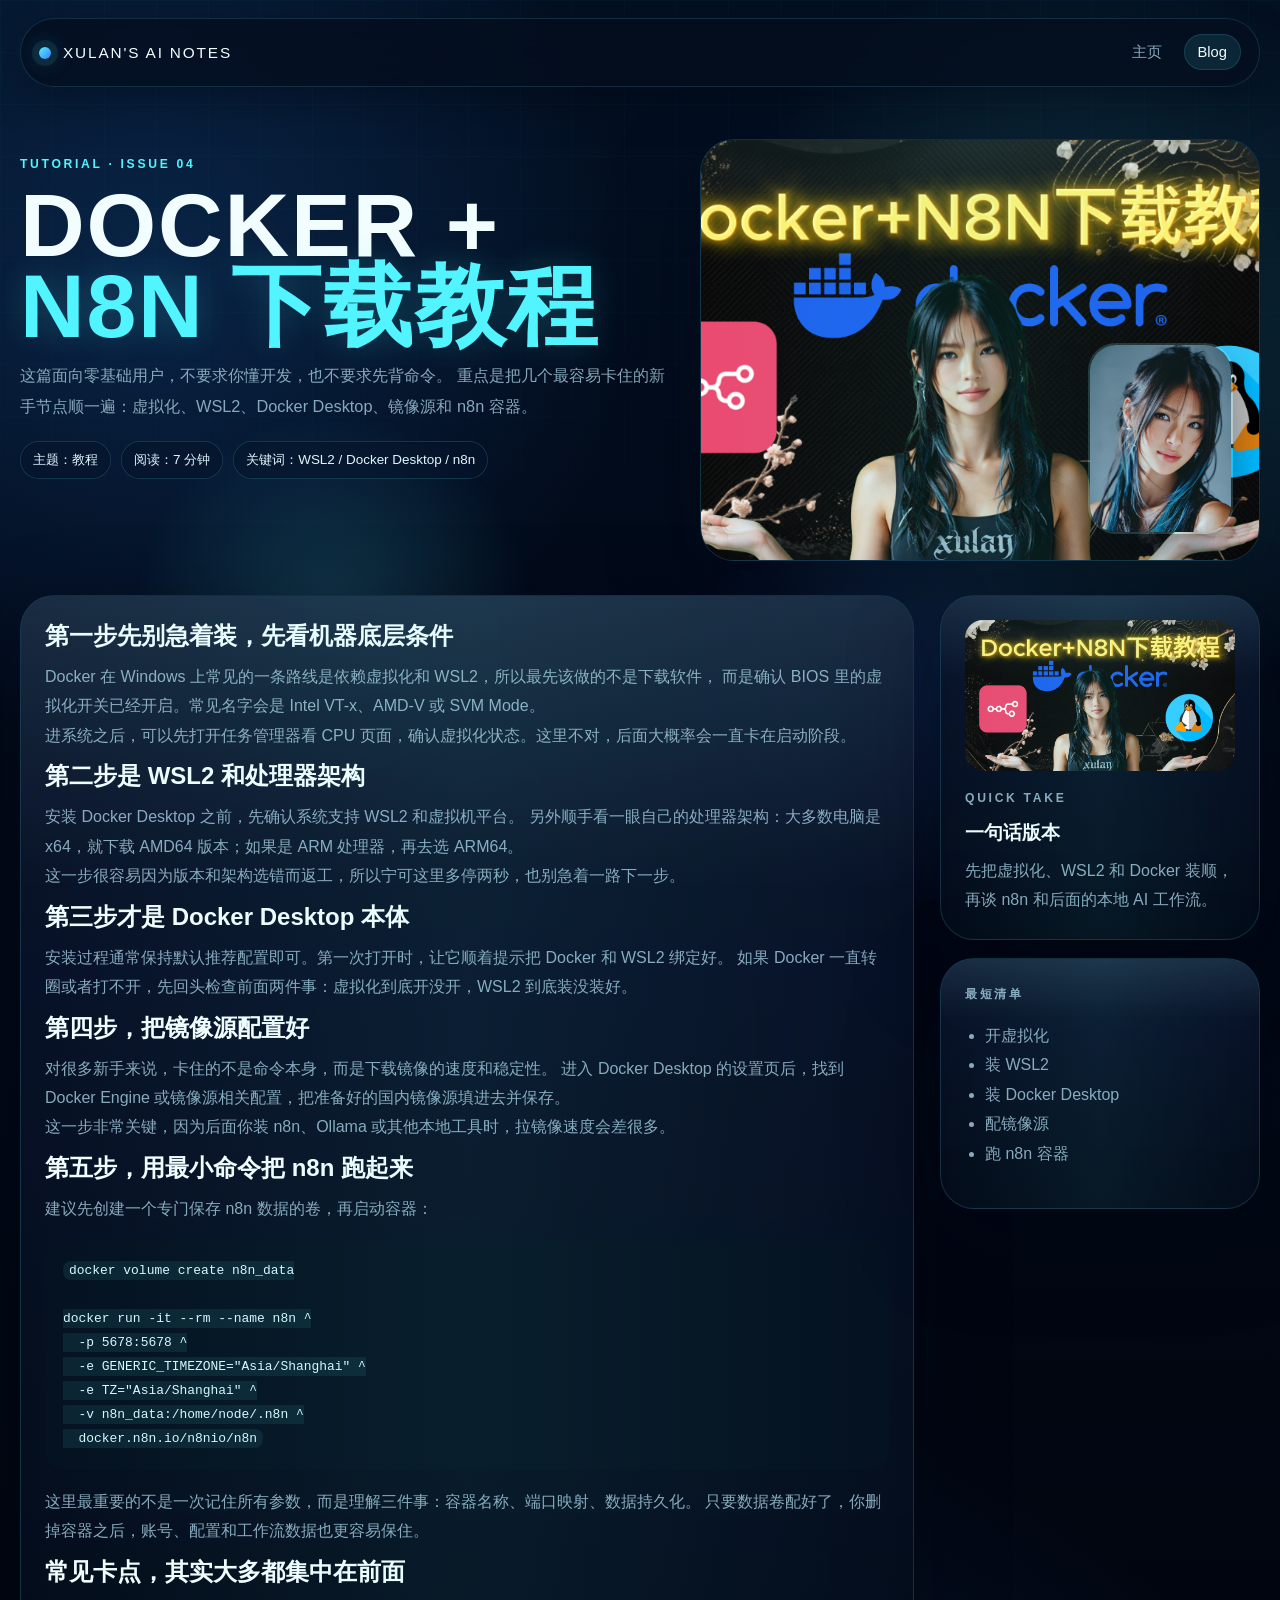
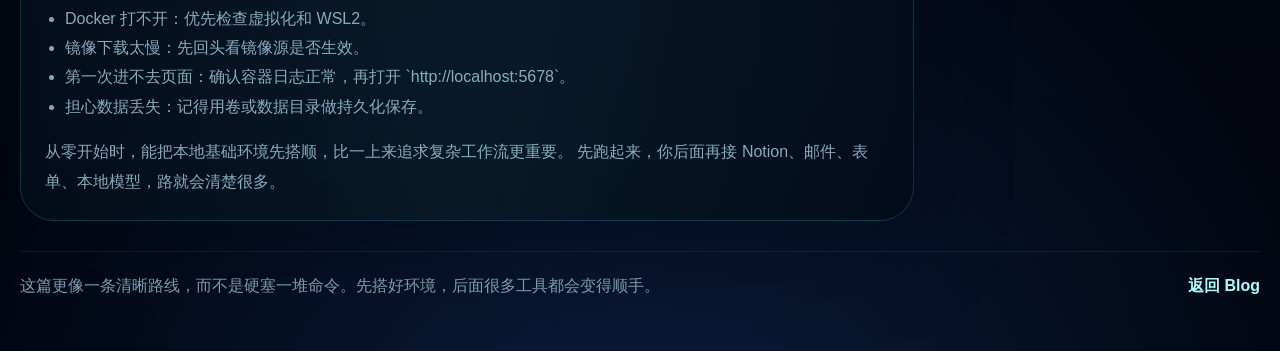
<file: articles/docker-n8n-setup/index.html>
<!doctype html>
<html lang="zh-CN">
  <head>
    <meta charset="UTF-8" />
    <meta name="viewport" content="width=device-width, initial-scale=1.0" />
    <title>Docker + n8n 下载教程 | Xulan's AI Notes</title>
    <meta
      name="description"
      content="从 BIOS 虚拟化、WSL2、Docker Desktop 到跑起 n8n，本地自动化环境的一条清晰入门路线。"
    />
    <link rel="stylesheet" href="../../shared/styles.css" />
  </head>
  <body data-page="blog">
    <div class="page-shell">
      <header class="topbar">
        <a class="brand-mark" href="../../index.html">Xulan's AI Notes</a>
        <nav class="topnav" aria-label="主导航">
          <a data-nav="home" href="../../index.html">主页</a>
          <a data-nav="blog" href="../../blog/index.html">Blog</a>
        </nav>
      </header>

      <main>
        <section class="article-hero reveal">
          <div class="article-copy">
            <p class="eyebrow">Tutorial · Issue 04</p>
            <h1>
              Docker +
              <span>n8n 下载教程</span>
            </h1>
            <p class="lead">
              这篇面向零基础用户，不要求你懂开发，也不要求先背命令。
              重点是把几个最容易卡住的新手节点顺一遍：虚拟化、WSL2、Docker Desktop、镜像源和 n8n 容器。
            </p>

            <div class="page-meta">
              <span>主题：教程</span>
              <span>阅读：7 分钟</span>
              <span>关键词：WSL2 / Docker Desktop / n8n</span>
            </div>
          </div>

          <div class="article-visual panel interactive-panel">
            <img class="main-cover" src="../../assets/blog-covers/docker-n8n-cover.png" alt="Docker n8n 教程封面" />
            <img class="portrait-chip" src="../../assets/xulan-face-portrait.png" alt="序蓝头像" />
          </div>
        </section>

        <section class="article-shell reveal">
          <article class="article-body panel">
            <h2>第一步先别急着装，先看机器底层条件</h2>
            <p>
              Docker 在 Windows 上常见的一条路线是依赖虚拟化和 WSL2，所以最先该做的不是下载软件，
              而是确认 BIOS 里的虚拟化开关已经开启。常见名字会是 Intel VT-x、AMD-V 或 SVM Mode。
            </p>
            <p>
              进系统之后，可以先打开任务管理器看 CPU 页面，确认虚拟化状态。这里不对，后面大概率会一直卡在启动阶段。
            </p>

            <h2>第二步是 WSL2 和处理器架构</h2>
            <p>
              安装 Docker Desktop 之前，先确认系统支持 WSL2 和虚拟机平台。
              另外顺手看一眼自己的处理器架构：大多数电脑是 x64，就下载 AMD64 版本；如果是 ARM 处理器，再去选 ARM64。
            </p>
            <p>
              这一步很容易因为版本和架构选错而返工，所以宁可这里多停两秒，也别急着一路下一步。
            </p>

            <h2>第三步才是 Docker Desktop 本体</h2>
            <p>
              安装过程通常保持默认推荐配置即可。第一次打开时，让它顺着提示把 Docker 和 WSL2 绑定好。
              如果 Docker 一直转圈或者打不开，先回头检查前面两件事：虚拟化到底开没开，WSL2 到底装没装好。
            </p>

            <h2>第四步，把镜像源配置好</h2>
            <p>
              对很多新手来说，卡住的不是命令本身，而是下载镜像的速度和稳定性。
              进入 Docker Desktop 的设置页后，找到 Docker Engine 或镜像源相关配置，把准备好的国内镜像源填进去并保存。
            </p>
            <p>
              这一步非常关键，因为后面你装 n8n、Ollama 或其他本地工具时，拉镜像速度会差很多。
            </p>

            <h2>第五步，用最小命令把 n8n 跑起来</h2>
            <p>建议先创建一个专门保存 n8n 数据的卷，再启动容器：</p>
            <pre><code>docker volume create n8n_data

docker run -it --rm --name n8n ^
  -p 5678:5678 ^
  -e GENERIC_TIMEZONE="Asia/Shanghai" ^
  -e TZ="Asia/Shanghai" ^
  -v n8n_data:/home/node/.n8n ^
  docker.n8n.io/n8nio/n8n</code></pre>
            <p>
              这里最重要的不是一次记住所有参数，而是理解三件事：容器名称、端口映射、数据持久化。
              只要数据卷配好了，你删掉容器之后，账号、配置和工作流数据也更容易保住。
            </p>

            <h2>常见卡点，其实大多都集中在前面</h2>
            <ul>
              <li>Docker 打不开：优先检查虚拟化和 WSL2。</li>
              <li>镜像下载太慢：先回头看镜像源是否生效。</li>
              <li>第一次进不去页面：确认容器日志正常，再打开 `http://localhost:5678`。</li>
              <li>担心数据丢失：记得用卷或数据目录做持久化保存。</li>
            </ul>
            <p>
              从零开始时，能把本地基础环境先搭顺，比一上来追求复杂工作流更重要。
              先跑起来，你后面再接 Notion、邮件、表单、本地模型，路就会清楚很多。
            </p>
          </article>

          <aside class="sidebar-stack">
            <article class="sidebar-card panel interactive-panel">
              <img class="mini-cover" src="../../assets/blog-covers/docker-n8n-cover.png" alt="文章封面缩略图" />
              <p class="mini-label">Quick Take</p>
              <h3>一句话版本</h3>
              <p>先把虚拟化、WSL2 和 Docker 装顺，再谈 n8n 和后面的本地 AI 工作流。</p>
            </article>

            <article class="sidebar-card panel interactive-panel">
              <p class="mini-label">最短清单</p>
              <ul>
                <li>开虚拟化</li>
                <li>装 WSL2</li>
                <li>装 Docker Desktop</li>
                <li>配镜像源</li>
                <li>跑 n8n 容器</li>
              </ul>
            </article>
          </aside>
        </section>
      </main>

      <footer class="footer">
        <p>这篇更像一条清晰路线，而不是硬塞一堆命令。先搭好环境，后面很多工具都会变得顺手。</p>
        <a href="../../blog/index.html">返回 Blog</a>
      </footer>
    </div>

    <script src="../../shared/script.js"></script>
  </body>
</html>
</file>
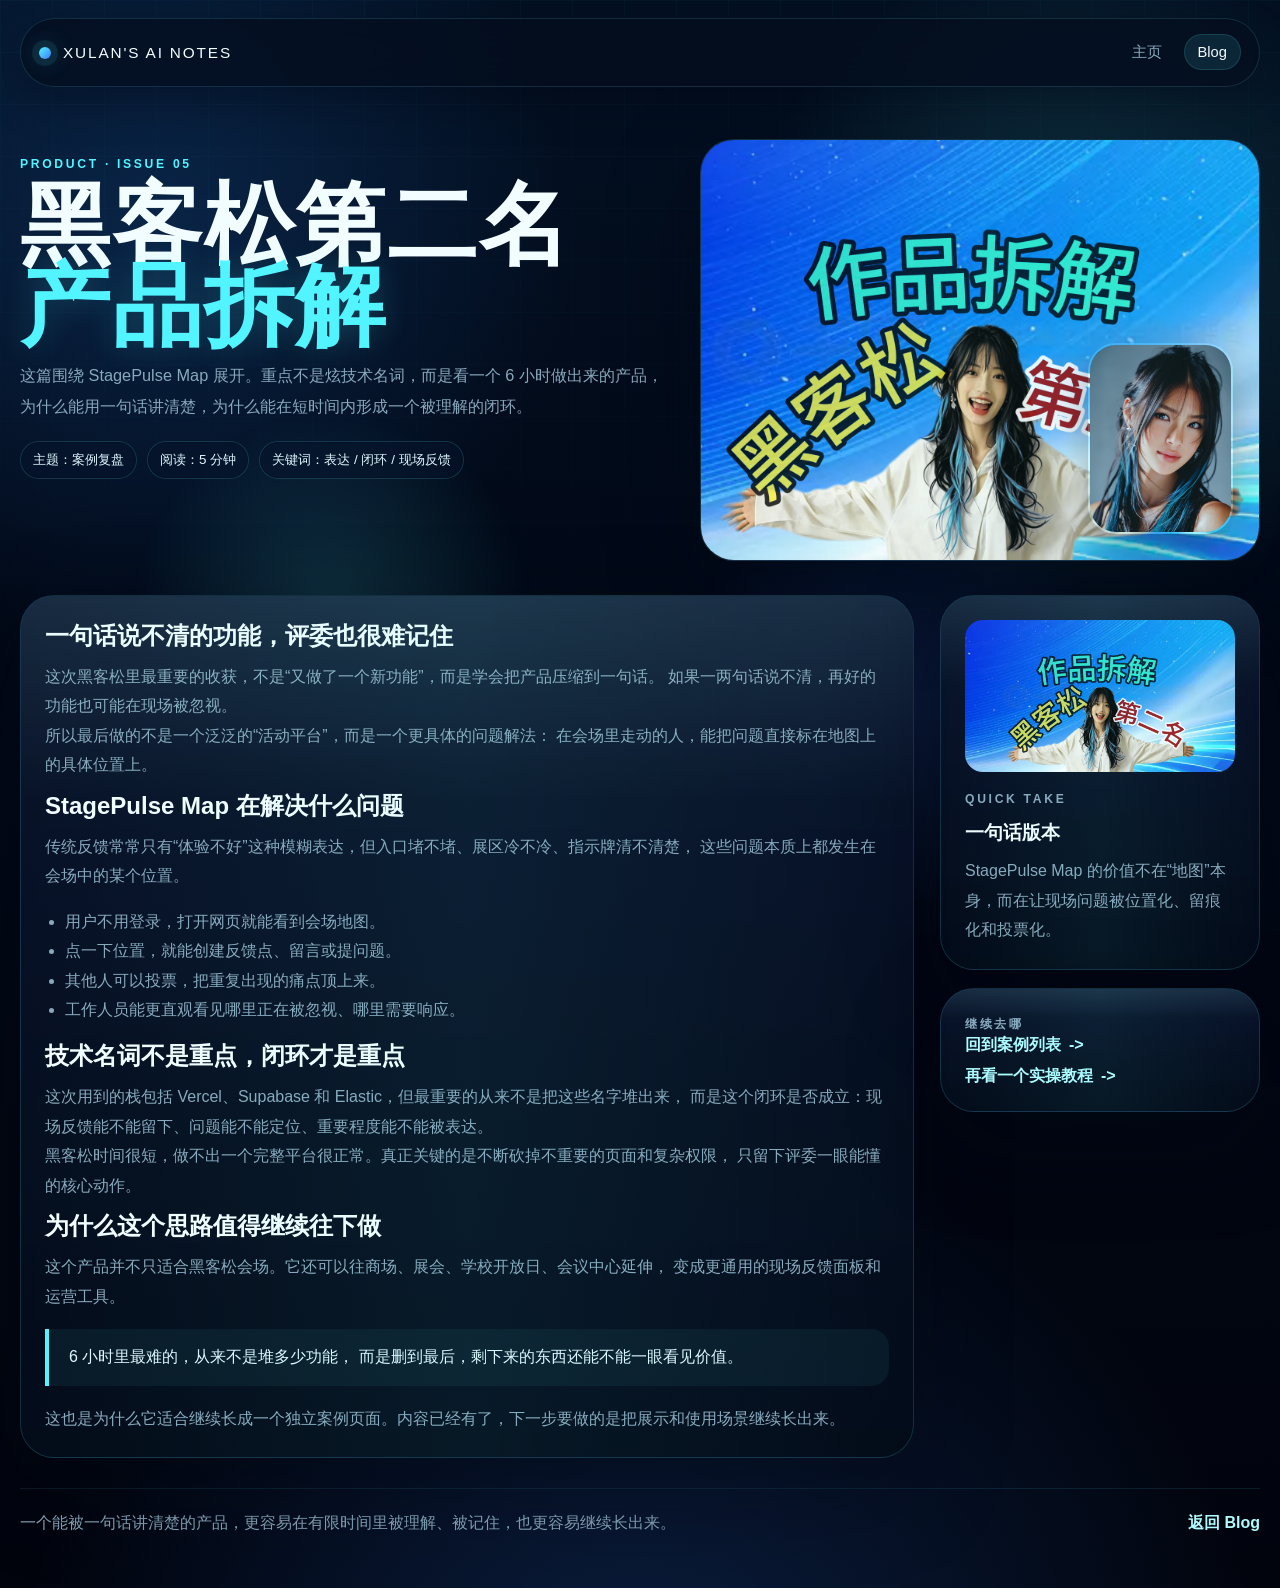
<file: articles/hackathon-map-product/index.html>
<!doctype html>
<html lang="zh-CN">
  <head>
    <meta charset="UTF-8" />
    <meta name="viewport" content="width=device-width, initial-scale=1.0" />
    <title>6 小时黑客松地图产品拆解 | Xulan's AI Notes</title>
    <meta
      name="description"
      content="StagePulse Map 的产品拆解：一句话讲清价值、现场反馈闭环、技术取舍和黑客松里真正重要的表达能力。"
    />
    <link rel="stylesheet" href="../../shared/styles.css" />
  </head>
  <body data-page="blog">
    <div class="page-shell">
      <header class="topbar">
        <a class="brand-mark" href="../../index.html">Xulan's AI Notes</a>
        <nav class="topnav" aria-label="主导航">
          <a data-nav="home" href="../../index.html">主页</a>
          <a data-nav="blog" href="../../blog/index.html">Blog</a>
        </nav>
      </header>

      <main>
        <section class="article-hero reveal">
          <div class="article-copy">
            <p class="eyebrow">Product · Issue 05</p>
            <h1>
              黑客松第二名
              <span>产品拆解</span>
            </h1>
            <p class="lead">
              这篇围绕 StagePulse Map 展开。重点不是炫技术名词，而是看一个 6 小时做出来的产品，
              为什么能用一句话讲清楚，为什么能在短时间内形成一个被理解的闭环。
            </p>

            <div class="page-meta">
              <span>主题：案例复盘</span>
              <span>阅读：5 分钟</span>
              <span>关键词：表达 / 闭环 / 现场反馈</span>
            </div>
          </div>

          <div class="article-visual panel interactive-panel">
            <img class="main-cover" src="../../assets/blog-covers/hackathon-map-cover.png" alt="黑客松地图产品封面" />
            <img class="portrait-chip" src="../../assets/xulan-face-portrait.png" alt="序蓝头像" />
          </div>
        </section>

        <section class="article-shell reveal">
          <article class="article-body panel">
            <h2>一句话说不清的功能，评委也很难记住</h2>
            <p>
              这次黑客松里最重要的收获，不是“又做了一个新功能”，而是学会把产品压缩到一句话。
              如果一两句话说不清，再好的功能也可能在现场被忽视。
            </p>
            <p>
              所以最后做的不是一个泛泛的“活动平台”，而是一个更具体的问题解法：
              在会场里走动的人，能把问题直接标在地图上的具体位置上。
            </p>

            <h2>StagePulse Map 在解决什么问题</h2>
            <p>
              传统反馈常常只有“体验不好”这种模糊表达，但入口堵不堵、展区冷不冷、指示牌清不清楚，
              这些问题本质上都发生在会场中的某个位置。
            </p>
            <ul>
              <li>用户不用登录，打开网页就能看到会场地图。</li>
              <li>点一下位置，就能创建反馈点、留言或提问题。</li>
              <li>其他人可以投票，把重复出现的痛点顶上来。</li>
              <li>工作人员能更直观看见哪里正在被忽视、哪里需要响应。</li>
            </ul>

            <h2>技术名词不是重点，闭环才是重点</h2>
            <p>
              这次用到的栈包括 Vercel、Supabase 和 Elastic，但最重要的从来不是把这些名字堆出来，
              而是这个闭环是否成立：现场反馈能不能留下、问题能不能定位、重要程度能不能被表达。
            </p>
            <p>
              黑客松时间很短，做不出一个完整平台很正常。真正关键的是不断砍掉不重要的页面和复杂权限，
              只留下评委一眼能懂的核心动作。
            </p>

            <h2>为什么这个思路值得继续往下做</h2>
            <p>
              这个产品并不只适合黑客松会场。它还可以往商场、展会、学校开放日、会议中心延伸，
              变成更通用的现场反馈面板和运营工具。
            </p>
            <blockquote>
              6 小时里最难的，从来不是堆多少功能，
              而是删到最后，剩下来的东西还能不能一眼看见价值。
            </blockquote>
            <p>
              这也是为什么它适合继续长成一个独立案例页面。内容已经有了，下一步要做的是把展示和使用场景继续长出来。
            </p>
          </article>

          <aside class="sidebar-stack">
            <article class="sidebar-card panel interactive-panel">
              <img class="mini-cover" src="../../assets/blog-covers/hackathon-map-cover.png" alt="文章封面缩略图" />
              <p class="mini-label">Quick Take</p>
              <h3>一句话版本</h3>
              <p>StagePulse Map 的价值不在“地图”本身，而在让现场问题被位置化、留痕化和投票化。</p>
            </article>

            <article class="sidebar-card panel interactive-panel">
              <p class="mini-label">继续去哪</p>
              <div class="reading-links">
                <a class="link-inline" href="../../blog/index.html">回到案例列表</a>
                <a class="link-inline" href="../docker-n8n-setup/index.html">再看一个实操教程</a>
              </div>
            </article>
          </aside>
        </section>
      </main>

      <footer class="footer">
        <p>一个能被一句话讲清楚的产品，更容易在有限时间里被理解、被记住，也更容易继续长出来。</p>
        <a href="../../blog/index.html">返回 Blog</a>
      </footer>
    </div>

    <script src="../../shared/script.js"></script>
  </body>
</html>
</file>
<file: shared/styles.css>
:root {
  --bg: #020816;
  --bg-deep: #01040d;
  --surface: rgba(5, 18, 42, 0.7);
  --surface-strong: rgba(8, 24, 56, 0.9);
  --surface-soft: rgba(6, 14, 28, 0.62);
  --line: rgba(92, 236, 255, 0.16);
  --line-strong: rgba(120, 246, 255, 0.44);
  --text: #f2fdff;
  --muted: #88a9bc;
  --accent: #52f5ff;
  --accent-strong: #3e7bff;
  --accent-deep: #aefcff;
  --ink: #dff8ff;
  --shadow: 0 30px 90px rgba(1, 6, 18, 0.42);
  --radius-xl: 34px;
  --radius-lg: 24px;
  --container: min(1240px, calc(100% - 40px));
  --font-body: "Aptos", "Segoe UI", "PingFang SC", "Microsoft YaHei", "Noto Sans SC", sans-serif;
  --font-display: "Bahnschrift", "Arial Narrow", "Arial Black", "Segoe UI", sans-serif;
  --font-mono: "Cascadia Code", Consolas, monospace;
}

* {
  box-sizing: border-box;
}

html {
  scroll-behavior: smooth;
}

body {
  --scroll-progress: 0;
  margin: 0;
  min-height: 100vh;
  color: var(--text);
  font-family: var(--font-body);
  background:
    radial-gradient(circle at 12% 14%, rgba(40, 140, 255, 0.18), transparent 24%),
    radial-gradient(circle at 84% 18%, rgba(82, 245, 255, 0.2), transparent 20%),
    radial-gradient(circle at 50% 110%, rgba(49, 130, 255, 0.22), transparent 34%),
    linear-gradient(180deg, #031022 0%, #020816 44%, #01040d 100%);
}

body::before,
body::after {
  content: "";
  position: fixed;
  inset: 0;
  pointer-events: none;
  z-index: -1;
}

body::before {
  background-image:
    linear-gradient(rgba(82, 245, 255, 0.06) 1px, transparent 1px),
    linear-gradient(90deg, rgba(82, 245, 255, 0.06) 1px, transparent 1px);
  background-size: 52px 52px;
  mask-image: linear-gradient(180deg, rgba(0, 0, 0, 0.9), transparent 92%);
  opacity: calc(0.52 + var(--scroll-progress) * 0.2);
}

body::after {
  background:
    radial-gradient(circle at 70% 78%, rgba(62, 123, 255, 0.18), transparent 20%),
    radial-gradient(circle at 26% 68%, rgba(82, 245, 255, 0.16), transparent 18%);
  animation: ambient-shift 18s ease-in-out infinite alternate;
}

a {
  color: inherit;
  text-decoration: none;
}

img,
video {
  display: block;
  max-width: 100%;
}

.page-shell {
  width: var(--container);
  margin: 0 auto;
  padding-bottom: 54px;
}

.topbar {
  position: sticky;
  top: 16px;
  z-index: 24;
  display: flex;
  align-items: center;
  justify-content: space-between;
  gap: 18px;
  padding: 14px 18px;
  margin-top: 18px;
  border: 1px solid rgba(110, 233, 255, 0.14);
  border-radius: 999px;
  background: rgba(4, 13, 30, 0.78);
  backdrop-filter: blur(18px);
  box-shadow: 0 16px 40px rgba(0, 4, 12, 0.3);
}

.brand-mark {
  display: inline-flex;
  align-items: center;
  gap: 12px;
  font-family: var(--font-display);
  font-size: 0.96rem;
  letter-spacing: 0.12em;
  text-transform: uppercase;
}

.brand-mark::before {
  content: "";
  width: 12px;
  height: 12px;
  border-radius: 999px;
  background: linear-gradient(135deg, var(--accent), var(--accent-strong));
  box-shadow:
    0 0 0 7px rgba(82, 245, 255, 0.08),
    0 0 24px rgba(82, 245, 255, 0.48);
}

.topnav {
  display: flex;
  align-items: center;
  gap: 8px;
  flex-wrap: wrap;
}

.topnav a {
  padding: 10px 14px;
  border-radius: 999px;
  color: var(--muted);
  font-size: 0.92rem;
  transition:
    color 180ms ease,
    background-color 180ms ease,
    transform 180ms ease,
    box-shadow 180ms ease;
}

.topnav a:hover,
.topnav a.is-active {
  color: var(--text);
  background: rgba(82, 245, 255, 0.1);
  box-shadow: inset 0 0 0 1px rgba(82, 245, 255, 0.14);
  transform: translateY(-1px);
}

main {
  padding-bottom: 30px;
}

.hero,
.page-hero,
.article-hero {
  display: grid;
  grid-template-columns: minmax(0, 1fr) minmax(340px, 560px);
  gap: 34px;
  align-items: start;
  padding: 52px 0 16px;
}

.hero-copy,
.page-copy,
.article-copy {
  padding-top: 18px;
}

.eyebrow,
.section-kicker,
.mini-label {
  margin: 0;
  color: var(--accent);
  font-size: 0.76rem;
  font-weight: 800;
  letter-spacing: 0.22em;
  text-transform: uppercase;
}

.display-title,
.page-copy h1,
.article-copy h1 {
  margin: 14px 0;
  font-family: var(--font-display);
  font-size: clamp(3rem, 7vw, 6.1rem);
  line-height: 0.9;
  letter-spacing: 0.02em;
  text-transform: uppercase;
}

.display-title span,
.page-copy h1 span,
.article-copy h1 span {
  display: block;
  color: var(--accent);
  text-shadow: 0 0 32px rgba(82, 245, 255, 0.2);
}

.lead {
  margin: 0;
  max-width: 720px;
  color: var(--muted);
  font-size: 1.02rem;
  line-height: 1.86;
}

.pill-row,
.tag-row,
.page-meta {
  display: flex;
  flex-wrap: wrap;
  gap: 10px;
  margin-top: 20px;
}

.pill-row span,
.tag-row span,
.page-meta span {
  padding: 9px 12px;
  border: 1px solid rgba(96, 238, 255, 0.16);
  border-radius: 999px;
  background: rgba(7, 20, 44, 0.56);
  color: var(--ink);
  font-size: 0.84rem;
  box-shadow: inset 0 0 0 1px rgba(4, 12, 26, 0.34);
}

.hero-actions,
.section-cta {
  display: flex;
  gap: 14px;
  flex-wrap: wrap;
  margin-top: 24px;
}

.button {
  display: inline-flex;
  align-items: center;
  justify-content: center;
  min-height: 48px;
  padding: 0 18px;
  border-radius: 999px;
  font-size: 0.92rem;
  font-weight: 800;
  transition:
    transform 180ms ease,
    box-shadow 180ms ease,
    background-color 180ms ease,
    border-color 180ms ease;
}

.button:hover {
  transform: translateY(-2px);
}

.button-primary {
  color: #041323;
  background: linear-gradient(135deg, var(--accent), #7bf9ff);
  box-shadow: 0 18px 34px rgba(82, 245, 255, 0.18);
}

.button-secondary {
  color: var(--text);
  background: rgba(8, 21, 46, 0.78);
  border: 1px solid rgba(94, 238, 255, 0.18);
}

.panel {
  position: relative;
  overflow: hidden;
  border: 1px solid var(--line);
  border-radius: var(--radius-xl);
  background:
    linear-gradient(180deg, rgba(10, 23, 48, 0.74), rgba(3, 11, 24, 0.92)),
    var(--surface);
  box-shadow: var(--shadow);
  backdrop-filter: blur(18px);
  transition:
    transform 260ms ease,
    box-shadow 260ms ease,
    border-color 260ms ease;
}

.panel::before {
  content: "";
  position: absolute;
  inset: -30%;
  background: radial-gradient(circle at var(--spot-x, 50%) var(--spot-y, 50%), rgba(82, 245, 255, 0.22), transparent 28%);
  opacity: 0;
  pointer-events: none;
  transition: opacity 220ms ease;
}

.panel::after {
  content: "";
  position: absolute;
  inset: 0;
  background:
    linear-gradient(180deg, rgba(170, 251, 255, 0.1), transparent 24%),
    linear-gradient(90deg, transparent, rgba(82, 245, 255, 0.06), transparent);
  pointer-events: none;
}

.interactive-panel:hover,
.interactive-panel:focus-within {
  transform: translateY(-5px);
  border-color: var(--line-strong);
  box-shadow: 0 32px 84px rgba(0, 8, 24, 0.48);
}

.interactive-panel:hover::before,
.interactive-panel:focus-within::before {
  opacity: 1;
}

.stat-grid,
.three-up,
.split-panels,
.post-grid,
.blog-grid,
.status-grid {
  display: grid;
  gap: 18px;
}

.stat-grid {
  grid-template-columns: repeat(3, minmax(0, 1fr));
  margin-top: 26px;
}

.stat-card,
.three-up article,
.split-panels article,
.status-card,
.sidebar-card,
.article-body,
.quote-panel,
.story-step {
  padding: 24px;
}

.stat-card strong {
  display: block;
  font-family: var(--font-display);
  font-size: 2rem;
  color: var(--accent);
}

.stat-card span,
.three-up p,
.split-panels p,
.status-card p {
  color: var(--muted);
}

.constellation-stage,
.cover-stage,
.hero-visual,
.article-visual {
  position: relative;
}

.constellation-stage {
  min-height: 640px;
  padding: 24px;
  background:
    radial-gradient(circle at 50% 26%, rgba(82, 245, 255, 0.08), transparent 22%),
    linear-gradient(180deg, rgba(7, 21, 46, 0.86), rgba(2, 10, 25, 0.98));
}

.constellation-stage::before {
  content: "";
  position: absolute;
  inset: 16px;
  border-radius: 28px;
  border: 1px solid rgba(100, 240, 255, 0.12);
  background:
    linear-gradient(rgba(82, 245, 255, 0.06) 1px, transparent 1px),
    linear-gradient(90deg, rgba(82, 245, 255, 0.06) 1px, transparent 1px);
  background-size: 30px 30px;
  opacity: 0.78;
}

.constellation-stage::after {
  content: "";
  position: absolute;
  left: -20%;
  right: -20%;
  top: 42%;
  height: 1px;
  background: linear-gradient(90deg, transparent, rgba(82, 245, 255, 0.34), transparent);
  box-shadow: 0 0 24px rgba(82, 245, 255, 0.34);
}

.stage-cover,
.main-cover {
  width: 100%;
  height: 100%;
  border-radius: 28px;
  object-fit: cover;
}

.stage-cover {
  min-height: 590px;
  opacity: 0.24;
  filter: saturate(0.9) brightness(0.72);
}

.signal-core {
  position: absolute;
  left: 50%;
  top: 50%;
  z-index: 2;
  display: grid;
  gap: 8px;
  width: min(290px, calc(100% - 90px));
  padding: 26px 24px;
  border: 1px solid rgba(110, 243, 255, 0.18);
  border-radius: 28px;
  background: rgba(4, 14, 31, 0.82);
  box-shadow:
    0 24px 60px rgba(1, 7, 18, 0.4),
    0 0 40px rgba(82, 245, 255, 0.1);
  transform: translate(-50%, -50%);
}

.signal-core__label {
  margin: 0;
  color: var(--accent);
  font-size: 0.72rem;
  font-weight: 800;
  letter-spacing: 0.18em;
  text-transform: uppercase;
}

.signal-core strong {
  font-size: 1.3rem;
  line-height: 1.18;
}

.signal-core span {
  color: var(--muted);
  line-height: 1.65;
}

.orbit-card,
.cover-thumb {
  position: absolute;
  z-index: 2;
  display: grid;
  gap: 10px;
  width: min(240px, calc(100% - 48px));
  padding: 16px 18px;
  border: 1px solid rgba(96, 238, 255, 0.16);
  border-radius: 22px;
  background: rgba(6, 18, 40, 0.84);
  box-shadow: 0 18px 44px rgba(0, 8, 22, 0.3);
  backdrop-filter: blur(14px);
}

.orbit-card p,
.cover-thumb p {
  margin: 0;
  color: var(--accent);
  font-size: 0.72rem;
  font-weight: 800;
  letter-spacing: 0.15em;
  text-transform: uppercase;
}

.orbit-card strong,
.cover-thumb strong {
  font-size: 1rem;
  line-height: 1.35;
}

.orbit-card span,
.cover-thumb div span {
  color: var(--muted);
  line-height: 1.56;
}

.orbit-card--1 {
  left: 22px;
  top: 34px;
  animation: hover-card 8.2s ease-in-out infinite;
}

.orbit-card--2 {
  right: 20px;
  top: 112px;
  animation: hover-card 7.6s ease-in-out infinite reverse;
}

.orbit-card--3 {
  left: 24px;
  bottom: 132px;
  animation: hover-card 8.8s ease-in-out infinite;
}

.orbit-card--4 {
  right: 26px;
  bottom: 34px;
  animation: hover-card 7.1s ease-in-out infinite reverse;
}

.signal-beam {
  position: absolute;
  z-index: 1;
  border-radius: 999px;
  background: linear-gradient(90deg, transparent, rgba(82, 245, 255, 0.5), transparent);
  filter: blur(0.4px);
  opacity: 0.7;
}

.signal-beam--1 {
  left: 14%;
  top: 24%;
  width: 42%;
  height: 1px;
  transform: rotate(18deg);
}

.signal-beam--2 {
  right: 14%;
  top: 34%;
  width: 30%;
  height: 1px;
  transform: rotate(-22deg);
}

.signal-beam--3 {
  left: 18%;
  bottom: 22%;
  width: 40%;
  height: 1px;
  transform: rotate(-12deg);
}

.portrait-chip {
  position: absolute;
  right: 26px;
  bottom: 26px;
  width: clamp(132px, 26%, 200px);
  border-radius: 28px;
  border: 2px solid rgba(140, 245, 255, 0.18);
  box-shadow: 0 18px 42px rgba(0, 8, 22, 0.36);
  animation: hover-card 8.6s ease-in-out infinite;
}

.cover-thumb {
  grid-template-columns: 92px minmax(0, 1fr);
  align-items: center;
  gap: 12px;
}

.cover-thumb img {
  width: 92px;
  height: 72px;
  object-fit: cover;
  border-radius: 14px;
}

.thumb-one {
  top: 24px;
  left: -8px;
  animation: hover-card 8.1s ease-in-out infinite;
}

.thumb-two {
  right: -8px;
  top: 158px;
  animation: hover-card 7.2s ease-in-out infinite reverse;
}

.thumb-three {
  left: 22px;
  bottom: 32px;
  animation: hover-card 9s ease-in-out infinite;
}

.section {
  padding: 38px 0 14px;
}

.section-heading {
  max-width: 860px;
  margin-bottom: 22px;
}

.section-heading h2 {
  margin: 12px 0;
  font-size: clamp(1.9rem, 4vw, 3.15rem);
  line-height: 1.08;
}

.section-heading p,
.article-body p,
.article-body li,
.sidebar-card p,
.sidebar-card li {
  margin: 0;
  color: var(--muted);
  line-height: 1.84;
}

.three-up {
  grid-template-columns: repeat(3, minmax(0, 1fr));
}

.three-up h3,
.split-panels h3,
.post-body h3,
.article-body h2,
.sidebar-card h3,
.status-card h3,
.story-step h3 {
  margin: 10px 0;
}

.post-grid {
  grid-template-columns: repeat(3, minmax(0, 1fr));
}

.blog-grid {
  grid-template-columns: repeat(2, minmax(0, 1fr));
}

.post-card {
  display: flex;
  flex-direction: column;
}

.post-cover {
  width: 100%;
  aspect-ratio: 16 / 9;
  object-fit: cover;
}

.post-body {
  display: flex;
  flex: 1;
  flex-direction: column;
  gap: 10px;
  padding: 20px;
}

.post-body p {
  margin: 0;
  color: var(--muted);
  line-height: 1.74;
}

.link-inline {
  display: inline-flex;
  align-items: center;
  gap: 8px;
  margin-top: auto;
  color: var(--accent-deep);
  font-weight: 800;
}

.link-inline::after {
  content: "->";
}

.story-layout {
  display: grid;
  grid-template-columns: minmax(0, 0.94fr) minmax(0, 1.06fr);
  gap: 22px;
  align-items: start;
}

.story-monitor {
  position: sticky;
  top: 104px;
  min-height: 520px;
  padding: 30px;
  border-radius: 36px;
  background:
    linear-gradient(180deg, rgba(7, 24, 52, 0.94), rgba(2, 12, 28, 0.96)),
    var(--surface-strong);
}

.story-monitor::before {
  content: "";
  position: absolute;
  inset: 0;
  background: linear-gradient(180deg, transparent 0%, rgba(82, 245, 255, 0.08) 48%, transparent 100%);
  transform: translateY(calc(-56% + var(--scroll-progress) * 112%));
  pointer-events: none;
}

.story-monitor__inner {
  position: relative;
  z-index: 1;
  display: grid;
  gap: 22px;
  min-height: 100%;
}

.story-monitor__eyebrow {
  margin: 0;
  color: var(--accent);
  font-size: 0.76rem;
  font-weight: 800;
  letter-spacing: 0.18em;
  text-transform: uppercase;
}

.story-monitor__title {
  margin: 0;
  font-family: var(--font-display);
  font-size: clamp(2rem, 4vw, 3.15rem);
  line-height: 0.98;
  text-transform: uppercase;
}

.story-monitor__copy {
  max-width: 440px;
  color: var(--muted);
  font-size: 1rem;
  line-height: 1.82;
}

.story-monitor__meter {
  display: grid;
  gap: 8px;
  padding: 20px 22px;
  border: 1px solid rgba(110, 243, 255, 0.14);
  border-radius: 24px;
  background: rgba(4, 16, 34, 0.72);
}

.story-monitor__meter span {
  color: var(--muted);
  font-size: 0.82rem;
  letter-spacing: 0.08em;
  text-transform: uppercase;
}

.story-monitor__meter strong {
  font-size: clamp(1.5rem, 3vw, 2.2rem);
  line-height: 1.1;
}

.story-monitor__grid {
  position: relative;
  min-height: 180px;
  border: 1px solid rgba(110, 243, 255, 0.12);
  border-radius: 28px;
  background:
    linear-gradient(rgba(82, 245, 255, 0.06) 1px, transparent 1px),
    linear-gradient(90deg, rgba(82, 245, 255, 0.06) 1px, transparent 1px),
    radial-gradient(circle at 50% 50%, rgba(82, 245, 255, 0.12), transparent 38%);
  background-size: 28px 28px, 28px 28px, auto;
  overflow: hidden;
}

.story-monitor__grid::before,
.story-monitor__grid::after {
  content: "";
  position: absolute;
  border-radius: 999px;
  border: 1px solid rgba(110, 243, 255, 0.16);
  animation: orbit-spin 16s linear infinite;
}

.story-monitor__grid::before {
  inset: 26px 54px;
}

.story-monitor__grid::after {
  inset: 54px 92px;
  animation-direction: reverse;
  animation-duration: 12s;
}

.story-monitor__dot {
  position: absolute;
  width: 16px;
  height: 16px;
  border-radius: 999px;
  background: var(--accent);
  box-shadow:
    0 0 0 8px rgba(82, 245, 255, 0.08),
    0 0 24px rgba(82, 245, 255, 0.48);
}

.story-monitor__dot--center {
  left: 50%;
  top: 50%;
  transform: translate(-50%, -50%);
}

.story-monitor__dot--one {
  left: 20%;
  top: 28%;
  animation: dot-drift 7s ease-in-out infinite;
}

.story-monitor__dot--two {
  right: 18%;
  top: 34%;
  animation: dot-drift 8.2s ease-in-out infinite reverse;
}

.story-monitor__dot--three {
  left: 28%;
  bottom: 22%;
  animation: dot-drift 7.4s ease-in-out infinite;
}

.story-step-list {
  display: grid;
  gap: 16px;
}

.story-step {
  cursor: default;
}

.story-step__index {
  color: var(--accent);
  font-family: var(--font-display);
  font-size: 0.96rem;
  letter-spacing: 0.16em;
  text-transform: uppercase;
}

.story-step__meta {
  display: flex;
  flex-wrap: wrap;
  gap: 8px;
  margin-top: 14px;
}

.story-step__meta span {
  padding: 7px 10px;
  border-radius: 999px;
  border: 1px solid rgba(95, 238, 255, 0.14);
  background: rgba(3, 14, 30, 0.6);
  color: var(--muted);
  font-size: 0.8rem;
}

.story-step.is-active {
  border-color: rgba(120, 246, 255, 0.34);
  box-shadow:
    0 34px 78px rgba(0, 8, 24, 0.48),
    inset 0 0 0 1px rgba(120, 246, 255, 0.18);
}

.story-step.is-active .story-step__index,
.story-step.is-active h3 {
  color: var(--accent-deep);
}

.split-panels {
  grid-template-columns: repeat(2, minmax(0, 1fr));
}

.hero-visual .main-cover,
.article-visual .main-cover {
  min-height: 420px;
}

.article-shell {
  display: grid;
  grid-template-columns: minmax(0, 1fr) 320px;
  gap: 26px;
  align-items: start;
  margin-top: 18px;
}

.article-body > *:first-child,
.sidebar-card > *:first-child {
  margin-top: 0;
}

.article-body ul,
.article-body ol,
.sidebar-card ul {
  padding-left: 20px;
}

.article-body blockquote {
  margin: 18px 0;
  padding: 18px 20px;
  border-left: 4px solid var(--accent);
  border-radius: 0 18px 18px 0;
  background: rgba(82, 245, 255, 0.06);
  color: var(--ink);
}

.article-body pre {
  overflow-x: auto;
  margin: 18px 0;
  padding: 18px;
  border-radius: 18px;
  background: #041120;
  color: #d6f9ff;
  font-family: var(--font-mono);
  font-size: 0.88rem;
  line-height: 1.7;
}

.sidebar-stack {
  position: sticky;
  top: 104px;
  display: grid;
  gap: 18px;
}

.process-grid,
.media-grid,
.script-grid {
  display: grid;
  gap: 18px;
  margin: 22px 0;
}

.process-grid,
.media-grid {
  grid-template-columns: repeat(2, minmax(0, 1fr));
}

.script-grid {
  grid-template-columns: 1fr;
}

.script-card,
.media-card {
  padding: 22px;
}

.media-card img,
.media-card video {
  width: 100%;
  aspect-ratio: 16 / 9;
  object-fit: cover;
  border-radius: 18px;
  margin-bottom: 14px;
}

.source-list {
  display: grid;
  gap: 10px;
  padding-left: 20px;
  margin: 18px 0 0;
}

.source-list a {
  color: var(--accent-deep);
  font-weight: 700;
}

.article-body code {
  padding: 2px 6px;
  border-radius: 8px;
  background: rgba(82, 245, 255, 0.08);
  font-family: var(--font-mono);
  font-size: 0.92em;
}

.mini-cover {
  width: 100%;
  border-radius: 18px;
  margin-bottom: 16px;
}

.reading-links {
  display: grid;
  gap: 10px;
}

.status-grid {
  grid-template-columns: repeat(3, minmax(0, 1fr));
}

.footer {
  display: flex;
  justify-content: space-between;
  align-items: center;
  gap: 14px;
  padding: 24px 0 0;
  border-top: 1px solid rgba(82, 245, 255, 0.1);
  color: var(--muted);
}

.footer p {
  margin: 0;
}

.footer a {
  font-weight: 800;
  color: var(--accent-deep);
}

.reveal {
  opacity: 0;
  transform: translateY(18px);
  transition: opacity 560ms ease, transform 560ms ease;
}

body.is-ready .reveal.is-visible,
body.is-ready .hero,
body.is-ready .page-hero,
body.is-ready .article-hero {
  opacity: 1;
  transform: none;
}

@keyframes hover-card {
  0%,
  100% {
    transform: translateY(0);
  }

  50% {
    transform: translateY(-11px);
  }
}

@keyframes ambient-shift {
  0% {
    transform: translate3d(0, 0, 0) scale(1);
  }

  100% {
    transform: translate3d(0, -14px, 0) scale(1.04);
  }
}

@keyframes orbit-spin {
  from {
    transform: rotate(0deg);
  }

  to {
    transform: rotate(360deg);
  }
}

@keyframes dot-drift {
  0%,
  100% {
    transform: translate3d(0, 0, 0);
  }

  50% {
    transform: translate3d(8px, -10px, 0);
  }
}

@media (max-width: 1080px) {
  .hero,
  .page-hero,
  .article-hero,
  .article-shell,
  .story-layout {
    grid-template-columns: 1fr;
  }

  .sidebar-stack,
  .story-monitor {
    position: static;
  }

  .post-grid {
    grid-template-columns: repeat(2, minmax(0, 1fr));
  }
}

@media (max-width: 820px) {
  .topbar,
  .footer {
    flex-direction: column;
    align-items: flex-start;
  }

  .stat-grid,
  .three-up,
  .split-panels,
  .post-grid,
  .blog-grid,
  .status-grid,
  .process-grid,
  .media-grid {
    grid-template-columns: 1fr;
  }

  .constellation-stage {
    min-height: 700px;
  }

  .signal-core {
    width: min(280px, calc(100% - 40px));
  }

  .thumb-one,
  .thumb-two,
  .thumb-three,
  .orbit-card--1,
  .orbit-card--2,
  .orbit-card--3,
  .orbit-card--4 {
    position: relative;
    top: auto;
    left: auto;
    right: auto;
    bottom: auto;
    width: 100%;
    margin-top: 14px;
    animation: none;
  }

  .constellation-stage {
    display: grid;
    gap: 14px;
    align-content: start;
  }

  .stage-cover {
    min-height: 360px;
  }

  .signal-core {
    position: relative;
    left: auto;
    top: auto;
    transform: none;
  }

  .portrait-chip {
    width: 136px;
  }
}

@media (max-width: 640px) {
  .page-shell {
    width: min(100% - 24px, 1240px);
  }

  .display-title,
  .page-copy h1,
  .article-copy h1 {
    font-size: clamp(2.5rem, 13vw, 4.2rem);
  }

  .main-cover,
  .hero-visual .main-cover,
  .article-visual .main-cover,
  .stage-cover {
    min-height: 320px;
  }

  .cover-thumb {
    grid-template-columns: 70px minmax(0, 1fr);
    width: min(100%, 280px);
  }

  .cover-thumb img {
    width: 70px;
    height: 58px;
  }

  .story-monitor,
  .story-step {
    padding: 20px;
  }
}

@media (prefers-reduced-motion: reduce) {
  html {
    scroll-behavior: auto;
  }

  *,
  *::before,
  *::after {
    animation: none !important;
    transition-duration: 0.01ms !important;
    transition-delay: 0ms !important;
  }
}
</file>
